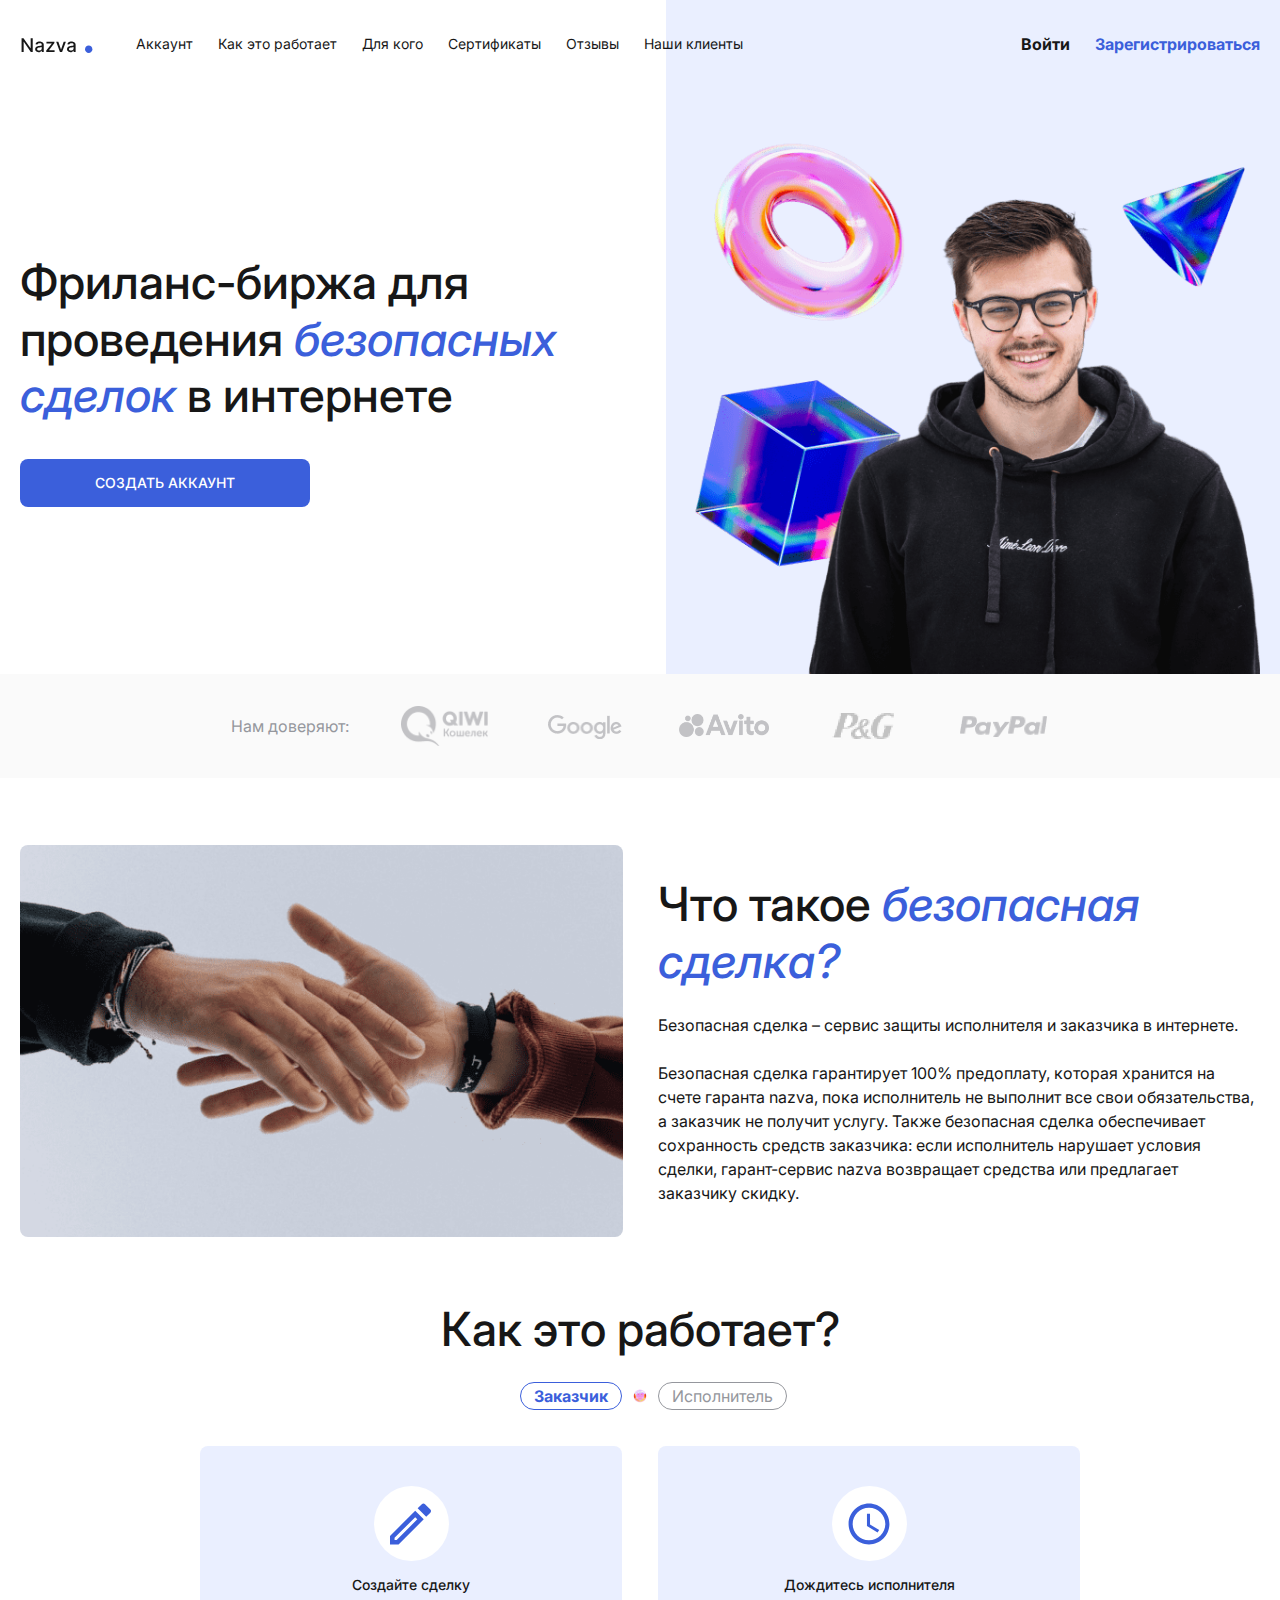
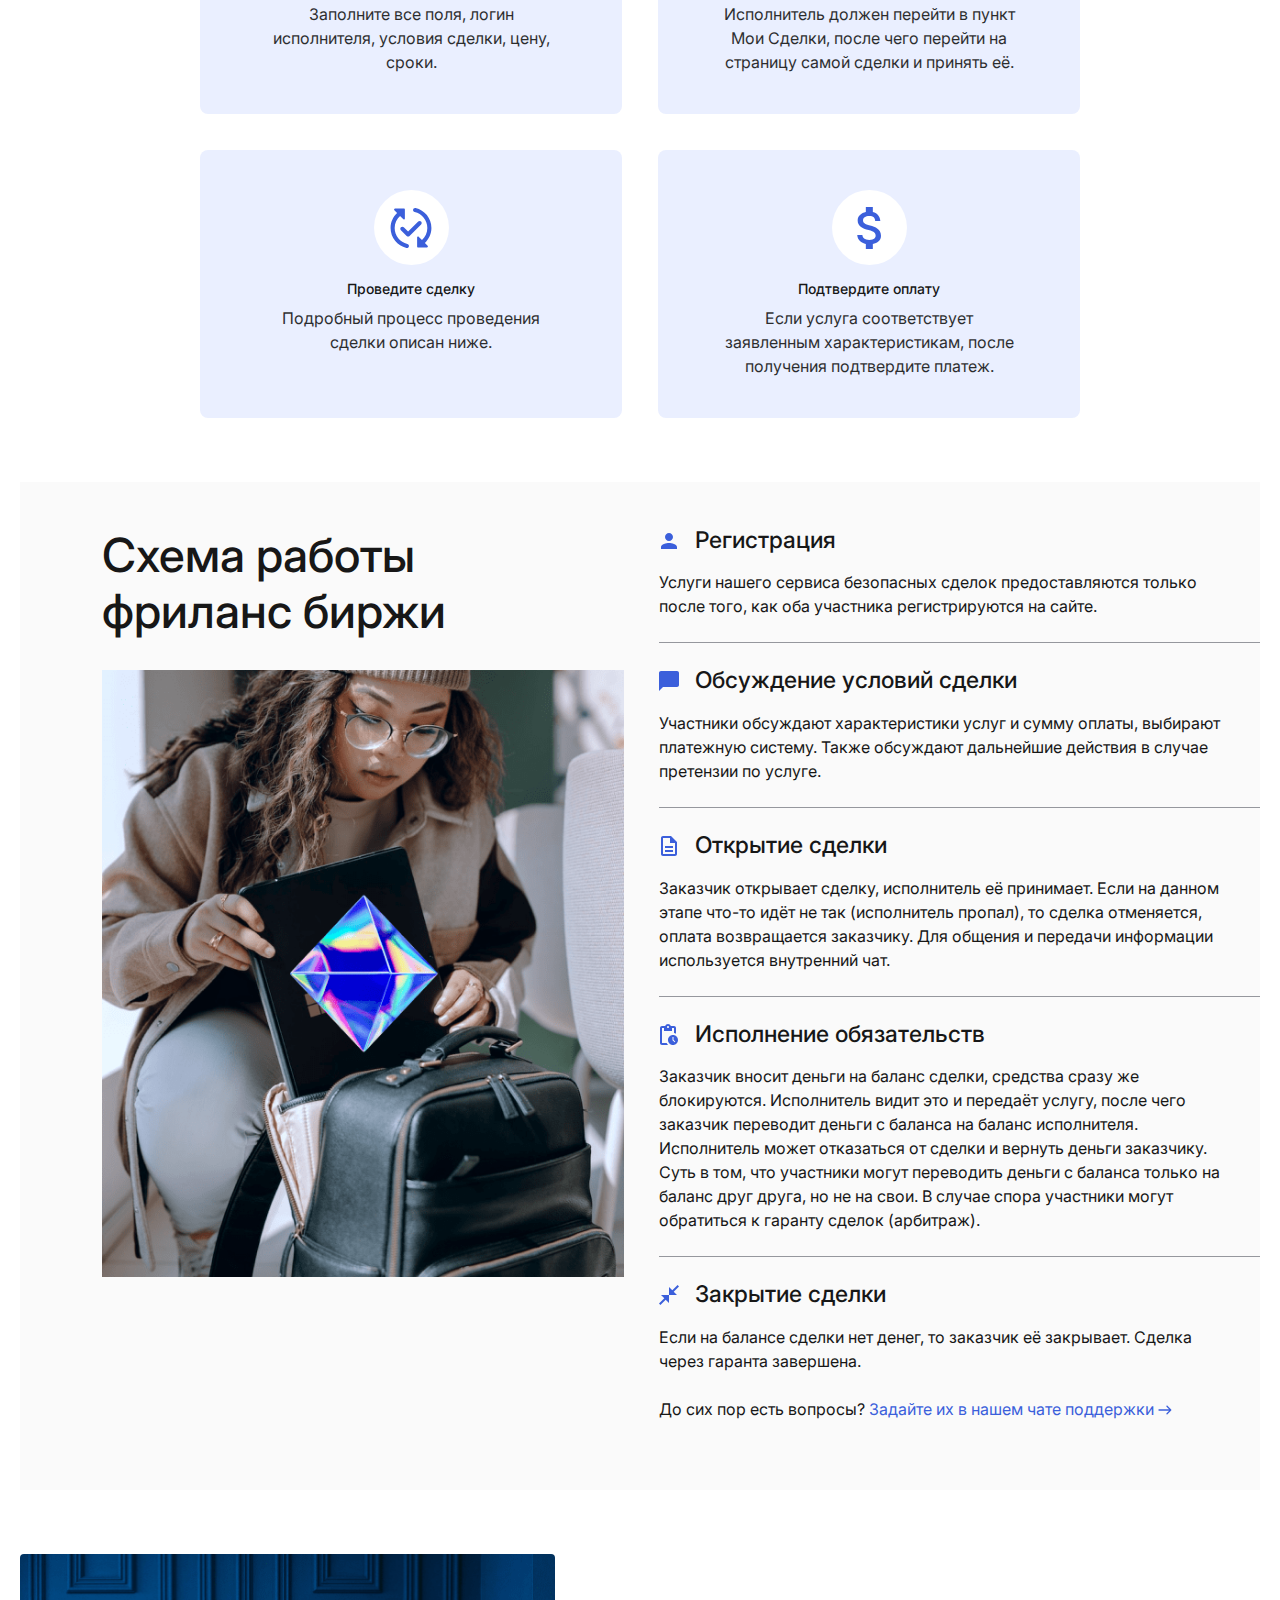
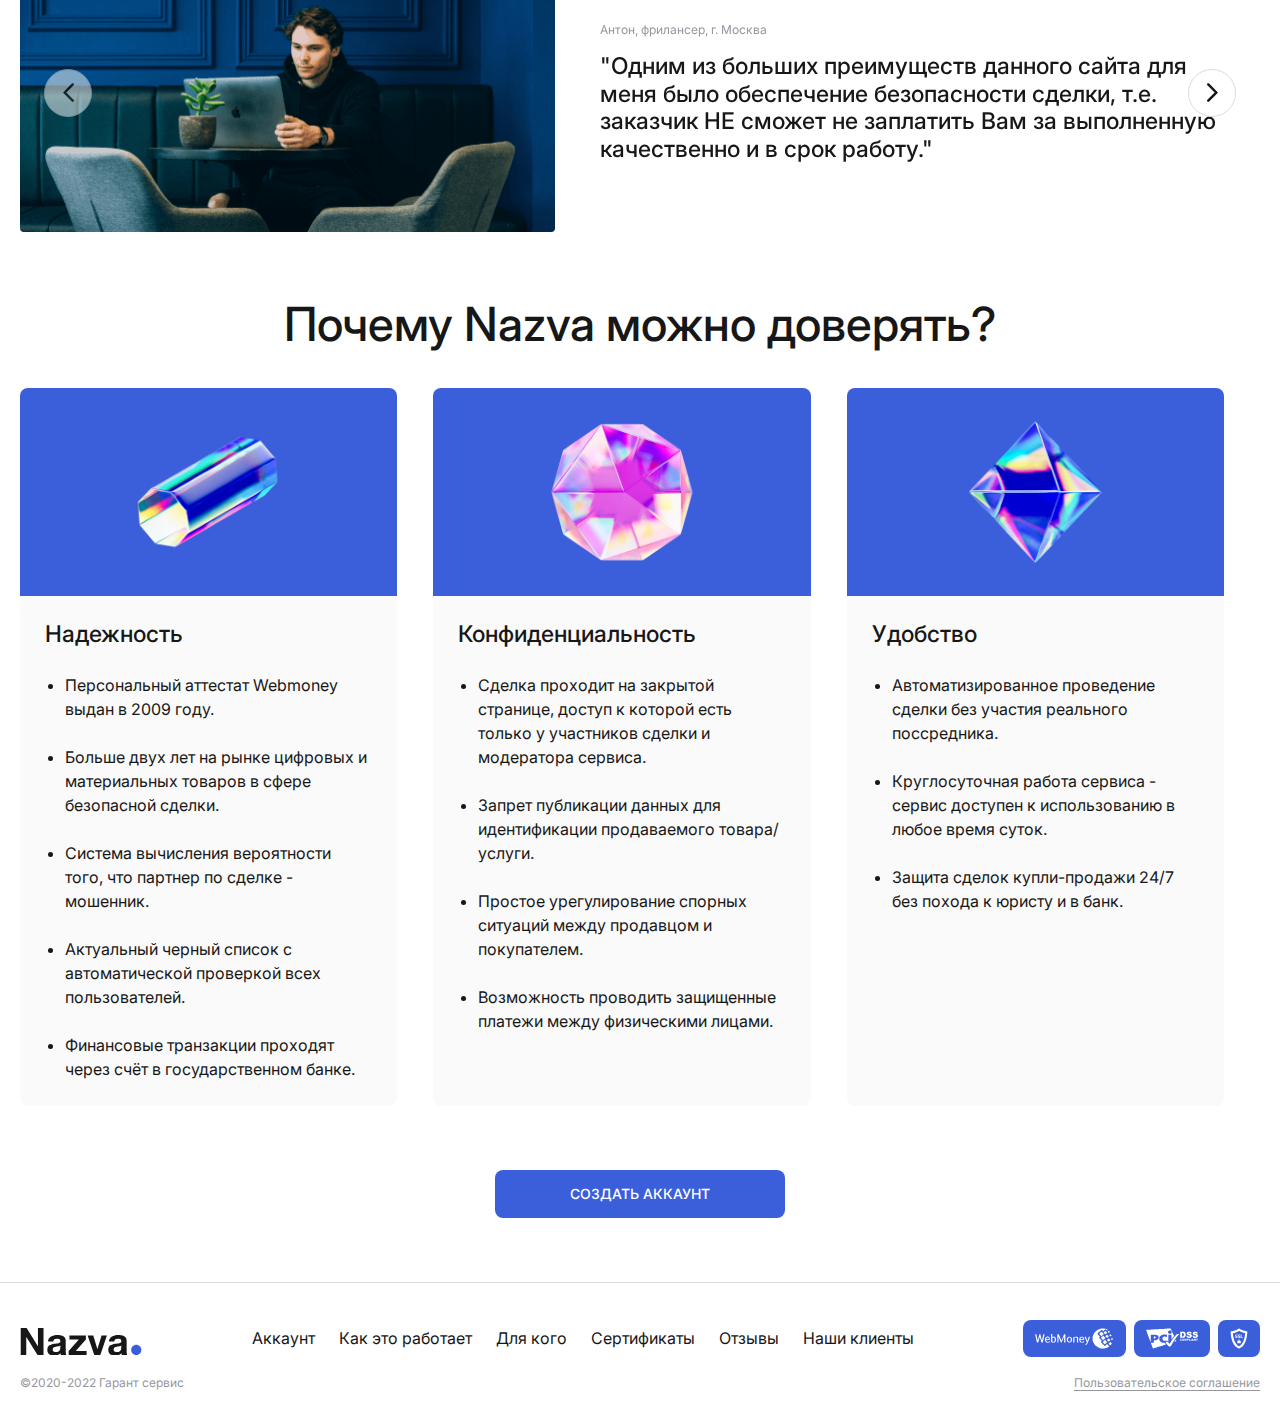
<file: index.html>
<!DOCTYPE html>
<html lang="ru">
<head>
  <meta charset="UTF-8">
  <meta http-equiv="X-UA-Compatible" content="IE=edge">
  <meta name="viewport" content="width=device-width, initial-scale=1.0">
  <title>Главная</title>

  <link rel="stylesheet" href="./assets/css/main.css">
</head>
<body class="do-css-hover">

  <!-- classes: style-home -->
  <header class="header style-home" id="header">
    <div class="container">
      <div class="header-wrapper">
        <a class="header-logo" href="./index.html">
          <img src="./assets/images/logo-header.svg" alt="">
        </a>
        <nav class="header-menu">
          <ul>
            <li><a href="./account-deals.html">Аккаунт</a></li>
            <li><a href="./page-howitwork.html">Как это работает</a></li>
            <li><a href="./page-forwhom.html">Для кого</a></li>
            <li><a href="./page-certificates.html">Сертификаты</a></li>
            <li><a href="./page-reviews.html">Отзывы</a></li>
            <li><a href="./page-clients.html">Наши клиенты</a></li>
          </ul>
        </nav>
        <div class="header-accountControl">
          <div class="item">
            <a href="#" data-open_popup="loginIn" class="text-bold">Войти</a>
          </div>
          <div class="item">
            <a href="#" data-open_popup="signUp" class="color-blue text-bold">Зарегистрироваться</a>
          </div>
        </div>
        <button type="button" class="header-burger">
          <span class="img"></span>
        </button>
      </div>
    </div>
  </header>

  <main>

    <section class="hero" id="hero">
      <div class="container">
        <div class="hero-wrapper">
          <div class="hero-side">
            <h1>
              Фриланс-биржа для проведения
              <span>безопасных сделок</span>
              в интернете
            </h1>
            <button type="button" class="button" data-open_popup="signUp">
              Создать аккаунт
            </button>
          </div>
          <div class="hero-figure">
            <img src="./assets/images/hero-bg.png" alt="">
          </div>
        </div>
      </div>
    </section>

    <section class="clients">
      <div class="container">
        <div class="clients-wrapper">
          <h2 class="clients-title">
            Нам доверяют:
          </h2>
          <div class="clients-item">
            <span class="img" style="background-image: url('./assets/images/company-01.png');"></span>
          </div>
          <div class="clients-item">
            <span class="img" style="background-image: url('./assets/images/company-02.png');"></span>
          </div>
          <div class="clients-item">
            <span class="img" style="background-image: url('./assets/images/company-03.png');"></span>
          </div>
          <div class="clients-item">
            <span class="img" style="background-image: url('./assets/images/company-04.png');"></span>
          </div>
          <div class="clients-item">
            <span class="img" style="background-image: url('./assets/images/company-05.png');"></span>
          </div>
        </div>
      </div>
    </section>

    <section class="infoBlock">
      <div class="container">
        <div class="infoBlock-wrapper">
          <div class="infoBlock-figure">
            <div class="img-wrapper">
              <span class="img" style="background-image: url('./assets/images/picture-hands.png');"></span>
            </div>
          </div>
          <div class="infoBlock-content">
            <h2>
              Что такое <span>безопасная сделка?</span>
            </h2>
            <p>
              Безопасная сделка – сервис защиты исполнителя и заказчика в интернете.
            </p>
            <p>
              Безопасная сделка гарантирует 100% предоплату, которая хранится на счете гаранта nazva, пока исполнитель не выполнит все свои обязательства, а заказчик не получит услугу. Также безопасная сделка обеспечивает сохранность средств заказчика: если исполнитель нарушает условия сделки, гарант-сервис nazva возвращает средства или предлагает заказчику скидку.
            </p>
          </div>
        </div>
      </div>
    </section>

    <section class="aboutSystem">
      <div class="container">
        <h2>
          Как это работает?
        </h2>
        <div class="aboutSystem-control">
          <div class="item">
            <button type="button" class="">
              Заказчик
            </button>
          </div>
          <img src="./assets/images/diamond-mini.png" alt="">
          <div class="item">
            <button type="button" class="">
              Исполнитель
            </button>
          </div>
        </div>
        <div class="aboutSystem-slider">
          <div class="aboutSystem-slide">

            <div class="aboutSystem-box-item">
              <div class="icon">
                <span class="img" style="background-image: url('./assets/images/edit.svg');"></span>
              </div>
              <h3 class="title">
                Создайте сделку
              </h3>
              <p class="text">
                Заполните все поля, логин исполнителя, условия сделки, цену, сроки.
              </p>
            </div>

            <div class="aboutSystem-box-item">
              <div class="icon">
                <span class="img" style="background-image: url('./assets/images/timer.svg');"></span>
              </div>
              <h3 class="title">
                Дождитесь исполнителя
              </h3>
              <p class="text">
                Исполнитель должен перейти в пункт Мои Сделки, после чего перейти на страницу самой сделки и принять её.
              </p>
            </div>

            <div class="aboutSystem-box-item">
              <div class="icon">
                <span class="img" style="background-image: url('./assets/images/returned.svg');"></span>
              </div>
              <h3 class="title">
                Проведите сделку
              </h3>
              <p class="text">
                Подробный процесс проведения сделки описан ниже.
              </p>
            </div>

            <div class="aboutSystem-box-item">
              <div class="icon">
                <span class="img" style="background-image: url('./assets/images/dollar.svg');"></span>
              </div>
              <h3 class="title">
                Подтвердите оплату
              </h3>
              <p class="text">
                Если услуга соответствует заявленным характеристикам, после получения подтвердите платеж.
              </p>
            </div>

          </div>
          <div class="aboutSystem-slide">

            <div class="aboutSystem-box-item">
              <div class="icon">
                <span class="img" style="background-image: url('./assets/images/edit.svg');"></span>
              </div>
              <h3 class="title">
                Заказчик создает сделку
              </h3>
              <p class="text">
                После создания новая сделка появится в разделе Мои сделки. Вы должны принять её.
              </p>
            </div>

            <div class="aboutSystem-box-item">
              <div class="icon">
                <span class="img" style="background-image: url('./assets/images/timer.svg');"></span>
              </div>
              <h3 class="title">
                Заказчик оплачивает сделку
              </h3>
              <p class="text">
                Ни в коем случае не передавайте услугу, если нет сообщения об оплате сделки.
              </p>
            </div>

            <div class="aboutSystem-box-item">
              <div class="icon">
                <span class="img" style="background-image: url('./assets/images/returned.svg');"></span>
              </div>
              <h3 class="title">
                Проведите сделку
              </h3>
              <p class="text">
                Подробный процесс проведения сделки описан ниже.
              </p>
            </div>

            <div class="aboutSystem-box-item">
              <div class="icon">
                <span class="img" style="background-image: url('./assets/images/dollar.svg');"></span>
              </div>
              <h3 class="title">
                Подтвердите оплату
              </h3>
              <p class="text">
                После того как заказчик подтвердит платеж, средства поступят на ваш баланс.
              </p>
            </div>

          </div>
        </div>
      </div>
    </section>

    <section class="scheme">
      <div class="container">
        <div class="scheme-wrapper with-side">
          <div class="scheme-side">
            <h2>
              Схема работы
              <br>фриланс биржи
            </h2>
            <img src="./assets/images/scheme-bg.png" alt="">
          </div>
          <div class="scheme-steps">

            <div class="scheme-steps-item">
              <div class="hat">
                <svg class="svg-user" width="16" height="16" viewBox="0 0 16 16" xmlns="http://www.w3.org/2000/svg">
                  <path d="M8 8C10.21 8 12 6.21 12 4C12 1.79 10.21 0 8 0C5.79 0 4 1.79 4 4C4 6.21 5.79 8 8 8ZM8 10C5.33 10 0 11.34 0 14V16H16V14C16 11.34 10.67 10 8 10Z"/>
                </svg>
                <h3 class="title">
                  Регистрация
                </h3>
              </div>
              <p class="text">
                Услуги нашего сервиса безопасных сделок предоставляются только после того, как оба участника регистрируются на сайте.
              </p>
            </div>

            <div class="scheme-steps-item">
              <div class="hat">
                <svg class="svg-comment" width="20" height="20" viewBox="0 0 20 20" xmlns="http://www.w3.org/2000/svg">
                  <path d="M18 0H2C0.9 0 0 0.9 0 2V20L4 16H18C19.1 16 20 15.1 20 14V2C20 0.9 19.1 0 18 0Z"/>
                </svg>
                <h3 class="title">
                  Обсуждение условий сделки
                </h3>
              </div>
              <p class="text">
                Участники обсуждают характеристики услуг и сумму оплаты, выбирают платежную систему. Также обсуждают дальнейшие действия в случае претензии по услуге.
              </p>
            </div>

            <div class="scheme-steps-item">
              <div class="hat">
                <svg class="svg-document" width="16" height="20" viewBox="0 0 16 20" xmlns="http://www.w3.org/2000/svg">
                  <path d="M4 14H12V16H4V14ZM4 10H12V12H4V10ZM10 0H2C0.9 0 0 0.9 0 2V18C0 19.1 0.89 20 1.99 20H14C15.1 20 16 19.1 16 18V6L10 0ZM14 18H2V2H9V7H14V18Z"/>
                </svg>
                <h3 class="title">
                  Открытие сделки
                </h3>
              </div>
              <p class="text">
                Заказчик открывает сделку, исполнитель её принимает. Если на данном этапе что-то идёт не так (исполнитель пропал), то сделка отменяется, оплата возвращается заказчику. Для общения и передачи информации используется внутренний чат.
              </p>
            </div>

            <div class="scheme-steps-item">
              <div class="hat">
                <svg class="svg-document-timer" width="18" height="21" viewBox="0 0 18 21" xmlns="http://www.w3.org/2000/svg">
                  <path d="M13 11.0002C10.24 11.0002 8 13.2402 8 16.0002C8 18.7602 10.24 21.0002 13 21.0002C15.76 21.0002 18 18.7602 18 16.0002C18 13.2402 15.76 11.0002 13 11.0002ZM14.65 18.3502L12.5 16.2002V13.0002H13.5V15.7902L15.35 17.6402L14.65 18.3502ZM14 2.00024H10.82C10.4 0.840244 9.3 0.000244141 8 0.000244141C6.7 0.000244141 5.6 0.840244 5.18 2.00024H2C0.9 2.00024 0 2.90024 0 4.00024V19.0002C0 20.1002 0.9 21.0002 2 21.0002H8.11C7.52 20.4302 7.04 19.7502 6.69 19.0002H2V4.00024H4V7.00024H12V4.00024H14V9.08024C14.71 9.18024 15.38 9.39024 16 9.68024V4.00024C16 2.90024 15.1 2.00024 14 2.00024ZM8 4.00024C7.45 4.00024 7 3.55024 7 3.00024C7 2.45024 7.45 2.00024 8 2.00024C8.55 2.00024 9 2.45024 9 3.00024C9 3.55024 8.55 4.00024 8 4.00024Z"/>
                </svg>
                <h3 class="title">
                  Исполнение обязательств
                </h3>
              </div>
              <p class="text">
                Заказчик вносит деньги на баланс сделки, средства сразу же блокируются. Исполнитель видит это и передаёт услугу, после чего заказчик переводит деньги с баланса на баланс исполнителя. Исполнитель может отказаться от сделки и вернуть деньги заказчику. Суть в том, что участники могут переводить деньги с баланса только на баланс друг друга, но не на свои. В случае спора участники могут обратиться к гаранту сделок (арбитраж).
              </p>
            </div>

            <div class="scheme-steps-item">
              <div class="hat">
                <svg class="svg-steadying" width="20" height="20" viewBox="0 0 20 20" xmlns="http://www.w3.org/2000/svg">
                  <path d="M20 1.41024L14.71 6.70024L18 10.0002H10V2.00024L13.29 5.29024L18.59 0.000244141L20 1.41024ZM1.41 20.0002L6.7 14.7102L10 18.0002V10.0002H2L5.29 13.2902L0 18.5902L1.41 20.0002Z"/>
                </svg>
                <h3 class="title">
                  Закрытие сделки
                </h3>
              </div>
              <p class="text">
                Если на балансе сделки нет денег, то заказчик её закрывает. Сделка через гаранта завершена.
                <br><br>До сих пор есть вопросы?
                <a href="#">Задайте их в нашем чате поддержки <img src="./assets/images/arrow-blue.svg" alt=""></a>
              </p>
            </div>

          </div>
        </div>
      </div>
    </section>

    <section class="reviews">
      <div class="reviews-swiper">

        <div class="reviews-swiper-arrows">
          <div class="container">
            <div class="swiper-arrow prev">
              <img src="./assets/images/arrow-swiper-left.svg" alt="">
            </div>
            <div class="swiper-arrow next">
              <img src="./assets/images/arrow-swiper-right.svg" alt="">
            </div>
          </div>
        </div>

        <div class="swiper">
          <div class="swiper-wrapper">

            <div class="swiper-slide reviews-item">
              <div class="container">
                <div class="reviews-item-inner">
                  <div class="reviews-item-side">
                    <div class="img-wrapper">
                      <span class="img" style="background-image: url('./assets/images/reviews-01.png');"></span>
                    </div>
                  </div>
                  <div class="reviews-item-data">
                    <p class="author-info text-small">
                      Антон, фрилансер, г. Москва
                    </p>
                    <p class="text">
                      "Одним из больших преимуществ данного сайта для меня было обеспечение безопасности сделки, т.е. заказчик НЕ сможет не заплатить Вам за выполненную качественно и в срок работу."
                    </p>
                  </div>
                </div>
              </div>
            </div>

            <div class="swiper-slide reviews-item">
              <div class="container">
                <div class="reviews-item-inner">
                  <div class="reviews-item-side">
                    <div class="img-wrapper">
                      <span class="img" style="background-image: url('./assets/images/reviews-02.png');"></span>
                    </div>
                  </div>
                  <div class="reviews-item-data">
                    <p class="author-info text-small">
                      Антон, фрилансер, г. Москва
                    </p>
                    <p class="text">
                      "Одним из больших преимуществ данного сайта для меня было обеспечение безопасности сделки, т.е. заказчик НЕ сможет не заплатить Вам за выполненную качественно и в срок работу."
                    </p>
                  </div>
                </div>
              </div>
            </div>

            <div class="swiper-slide reviews-item">
              <div class="container">
                <div class="reviews-item-inner">
                  <div class="reviews-item-side">
                    <div class="img-wrapper">
                      <span class="img" style="background-image: url('./assets/images/reviews-03.png');"></span>
                    </div>
                  </div>
                  <div class="reviews-item-data">
                    <p class="author-info text-small">
                      Антон, фрилансер, г. Москва
                    </p>
                    <p class="text">
                      "Одним из больших преимуществ данного сайта для меня было обеспечение безопасности сделки, т.е. заказчик НЕ сможет не заплатить Вам за выполненную качественно и в срок работу."
                    </p>
                  </div>
                </div>
              </div>
            </div>

            <div class="swiper-slide reviews-item">
              <div class="container">
                <div class="reviews-item-inner">
                  <div class="reviews-item-side">
                    <div class="img-wrapper">
                      <span class="img" style="background-image: url('./assets/images/reviews-04.png');"></span>
                    </div>
                  </div>
                  <div class="reviews-item-data">
                    <p class="author-info text-small">
                      Антон, фрилансер, г. Москва
                    </p>
                    <p class="text">
                      "Одним из больших преимуществ данного сайта для меня было обеспечение безопасности сделки, т.е. заказчик НЕ сможет не заплатить Вам за выполненную качественно и в срок работу."
                    </p>
                  </div>
                </div>
              </div>
            </div>

            <div class="swiper-slide reviews-item">
              <div class="container">
                <div class="reviews-item-inner">
                  <div class="reviews-item-side">
                    <div class="img-wrapper">
                      <span class="img" style="background-image: url('./assets/images/reviews-05.png');"></span>
                    </div>
                  </div>
                  <div class="reviews-item-data">
                    <p class="author-info text-small">
                      Антон, фрилансер, г. Москва
                    </p>
                    <p class="text">
                      "Одним из больших преимуществ данного сайта для меня было обеспечение безопасности сделки, т.е. заказчик НЕ сможет не заплатить Вам за выполненную качественно и в срок работу."
                    </p>
                  </div>
                </div>
              </div>
            </div>

            <div class="swiper-slide reviews-item">
              <div class="container">
                <div class="reviews-item-inner">
                  <div class="reviews-item-side">
                    <div class="img-wrapper">
                      <span class="img" style="background-image: url('./assets/images/reviews-06.png');"></span>
                    </div>
                  </div>
                  <div class="reviews-item-data">
                    <p class="author-info text-small">
                      Антон, фрилансер, г. Москва
                    </p>
                    <p class="text">
                      "Одним из больших преимуществ данного сайта для меня было обеспечение безопасности сделки, т.е. заказчик НЕ сможет не заплатить Вам за выполненную качественно и в срок работу."
                    </p>
                  </div>
                </div>
              </div>
            </div>

            <div class="swiper-slide reviews-item">
              <div class="container">
                <div class="reviews-item-inner">
                  <div class="reviews-item-side">
                    <div class="img-wrapper">
                      <span class="img" style="background-image: url('./assets/images/reviews-07.png');"></span>
                    </div>
                  </div>
                  <div class="reviews-item-data">
                    <p class="author-info text-small">
                      Антон, фрилансер, г. Москва
                    </p>
                    <p class="text">
                      "Одним из больших преимуществ данного сайта для меня было обеспечение безопасности сделки, т.е. заказчик НЕ сможет не заплатить Вам за выполненную качественно и в срок работу."
                    </p>
                  </div>
                </div>
              </div>
            </div>

            <div class="swiper-slide reviews-item">
              <div class="container">
                <div class="reviews-item-inner">
                  <div class="reviews-item-side">
                    <div class="img-wrapper">
                      <span class="img" style="background-image: url('./assets/images/reviews-08.png');"></span>
                    </div>
                  </div>
                  <div class="reviews-item-data">
                    <p class="author-info text-small">
                      Антон, фрилансер, г. Москва
                    </p>
                    <p class="text">
                      "Одним из больших преимуществ данного сайта для меня было обеспечение безопасности сделки, т.е. заказчик НЕ сможет не заплатить Вам за выполненную качественно и в срок работу."
                    </p>
                  </div>
                </div>
              </div>
            </div>

            <div class="swiper-slide reviews-item">
              <div class="container">
                <div class="reviews-item-inner">
                  <div class="reviews-item-side">
                    <div class="img-wrapper">
                      <span class="img" style="background-image: url('./assets/images/reviews-09.png');"></span>
                    </div>
                  </div>
                  <div class="reviews-item-data">
                    <p class="author-info text-small">
                      Антон, фрилансер, г. Москва
                    </p>
                    <p class="text">
                      "Одним из больших преимуществ данного сайта для меня было обеспечение безопасности сделки, т.е. заказчик НЕ сможет не заплатить Вам за выполненную качественно и в срок работу."
                    </p>
                  </div>
                </div>
              </div>
            </div>
  
          </div>
        </div>
      </div>
    </section>

    <section class="facts">
      <div class="container">
        <h2>
          Почему Nazva можно доверять?
        </h2>
        <div class="facts-wrapper">

          <div class="facts-item">
            <div class="facts-item-image">
              <div class="img-wrapper">
                <span class="img" style="background-image: url('./assets/images/facts-01.png');"></span>
              </div>
            </div>
            <div class="facts-item-content">
              <h3 class="facts-item-title">
                Надежность
              </h3>
              <ul class="facts-item-list">
                <li>
                  Персональный аттестат Webmoney выдан в 2009 году.
                </li>
                <li>
                  Больше двух лет на рынке цифровых и материальных товаров в сфере безопасной сделки.
                </li>
                <li>
                  Система вычисления вероятности того, что партнер по сделке - мошенник.
                </li>
                <li>
                  Актуальный черный список с автоматической проверкой всех пользователей.
                </li>
                <li>
                  Финансовые транзакции проходят через счёт в государственном банке.
                </li>
              </ul>
            </div>
          </div>

          <div class="facts-item">
            <div class="facts-item-image">
              <div class="img-wrapper">
                <span class="img" style="background-image: url('./assets/images/facts-02.png');"></span>
              </div>
            </div>
            <div class="facts-item-content">
              <h3 class="facts-item-title">
                Конфиденциальность
              </h3>
              <ul class="facts-item-list">
                <li>
                  Сделка проходит на закрытой странице, доступ к которой есть только у участников сделки и модератора сервиса.
                </li>
                <li>
                  Запрет публикации данных для идентификации продаваемого товара/услуги.
                </li>
                <li>
                  Простое урегулирование спорных ситуаций между продавцом и покупателем.
                </li>
                <li>
                  Возможность проводить защищенные платежи между физическими лицами.
                </li>
              </ul>
            </div>
          </div>

          <div class="facts-item">
            <div class="facts-item-image">
              <div class="img-wrapper">
                <span class="img" style="background-image: url('./assets/images/facts-03.png');"></span>
              </div>
            </div>
            <div class="facts-item-content">
              <h3 class="facts-item-title">
                Удобство
              </h3>
              <ul class="facts-item-list">
                <li>
                  Автоматизированное проведение сделки без участия реального поссредника.
                </li>
                <li>
                  Круглосуточная работа сервиса - сервис доступен к использованию в любое время суток.
                </li>
                <li>
                  Защита сделок купли-продажи 24/7 без похода к юристу и в банк.
                </li>
              </ul>
            </div>
          </div>

        </div>
        <button type="button" class="button" data-open_popup="signUp">
          Создать аккаунт
        </button>
      </div>
    </section>

  </main>

  <footer class="footer">
    <div class="container">
      <div class="footer-top">
        <a class="footer-logo" href="./index.html">
          <img src="./assets/images/logo-footer.svg" alt="">
        </a>
        <nav class="footer-navigation">
          <ul>
            <li><a href="./account-deals.html">Аккаунт</a></li>
            <li><a href="./page-howitwork.html">Как это работает</a></li>
            <li><a href="./page-forwhom.html">Для кого</a></li>
            <li><a href="./page-certificates.html">Сертификаты</a></li>
            <li><a href="./page-reviews.html">Отзывы</a></li>
            <li><a href="./page-clients.html">Наши клиенты</a></li>
          </ul>
        </nav>
        <div class="footer-paymentMethods">
          <div class="item">
            <img src="./assets/images/webmoney-white.svg" alt="">
          </div>
          <div class="item">
            <img src="./assets/images/pci-dss-white.svg" alt="">
          </div>
          <div class="item">
            <img src="./assets/images/ssl-white.svg" alt="">
          </div>
        </div>
      </div>
      <div class="footer-bottom">
        <p class="text-small">©2020-2022 Гарант сервис</p>
        <a href="./page-agreement.html" class="text-small">Пользовательское соглашение</a>
      </div>
    </div>
  </footer>

  <div class="popup" id="loginIn">
    <div class="popup-wrapper">
      <div class="popup-bg popup-close"></div>
      <div class="popup-inner">
        <div class="login-hat">
          <p class="login-title">Войти</p>
          <span class="popup-x popup-close">
            <span class="img" style="background-image: url('./assets/images/x-gray.svg');"></span>
          </span>
        </div>
        <form action="#" method="post" class="loginIn-form accountForm">
          <label class="label error">
            <span class="label-wrapper">
              <input type="text" placeholder="Логин">
            </span>
            <span class="label-error">
              Неверный логин
            </span>
          </label>
          <label class="label">
            <span class="label-wrapper">
              <input type="password" placeholder="Пароль">
              <span class="input-control">
                <span class="hide"><img src="./assets/images/eye-hide.svg" alt=""></span>
                <span class="default"><img src="./assets/images/eye.svg" alt=""></span>
              </span>
            </span>
            <span class="label-error">
              Неправильный пароль
            </span>
          </label>
          <button type="button" class="button">
            вОЙТИ
          </button>
          <div class="accountForm-bottom">
            <p>Нет учетной записи?</p>
            <a href="#" data-open_popup="signUp">Зарегистрировать</a>
          </div>
        </form>
      </div>
    </div>
  </div>

  <div class="popup" id="signUp">
    <div class="popup-wrapper">
      <div class="popup-bg popup-close"></div>
      <div class="popup-inner">
        <div class="login-hat">
          <p class="login-title">Регистрация</p>
          <span class="popup-x popup-close">
            <span class="img" style="background-image: url('./assets/images/x-gray.svg');"></span>
          </span>
        </div>
        <form action="#" method="post" class="signUp-form accountForm">
          <label class="label">
            <span class="label-wrapper">
              <input type="text" placeholder="Логин">
            </span>
            <span class="label-error">
              Имеются ошибки в поле
            </span>
          </label>
          <label class="label">
            <span class="label-wrapper">
              <input type="email" placeholder="Email">
            </span>
            <span class="label-error">
              Имеются ошибки в поле
            </span>
          </label>
          <label class="label">
            <span class="label-wrapper">
              <input type="password" placeholder="Пароль">
              <span class="input-control">
                <span class="hide"><img src="./assets/images/eye-hide.svg" alt=""></span>
                <span class="default"><img src="./assets/images/eye.svg" alt=""></span>
              </span>
            </span>
            <span class="label-error">
              Пароль слишком прост
            </span>
          </label>
          <label class="label">
            <span class="label-wrapper">
              <input type="password" placeholder="Подтвердите пароль">
              <span class="input-control">
                <span class="hide"><img src="./assets/images/eye-hide.svg" alt=""></span>
                <span class="default"><img src="./assets/images/eye.svg" alt=""></span>
              </span>
            </span>
            <span class="label-error">
              Пароли не совпадают
            </span>
          </label>
          <button type="button" class="button" data-open_popup="signUp">
            Создать аккаунт
          </button>
          <label class="label-check-mark">
            <input type="checkbox" name="confirm" checked>
            <span class="check-mark">
              <span class="img" style="background-image: url('./assets/images/check-mark.svg');"></span>
            </span>
            <span>Я ознакомлен c "<a href="./page-agreement.html">Пользовательским соглашением</a>"</span>
          </label>
          <div class="accountForm-bottom">
            <p>Уже есть аккаунт?</p>
            <a href="#" data-open_popup="loginIn">Войти</a>
          </div>
        </form>
      </div>
    </div>
  </div>

  <script src="./assets/js/jquery-3.6.1.min.js"></script>
  <script src="./assets/swiper/swiper-bundle.min.js"></script>
  <script src="./assets/js/main.js"></script>
</body>
</html>
</file>
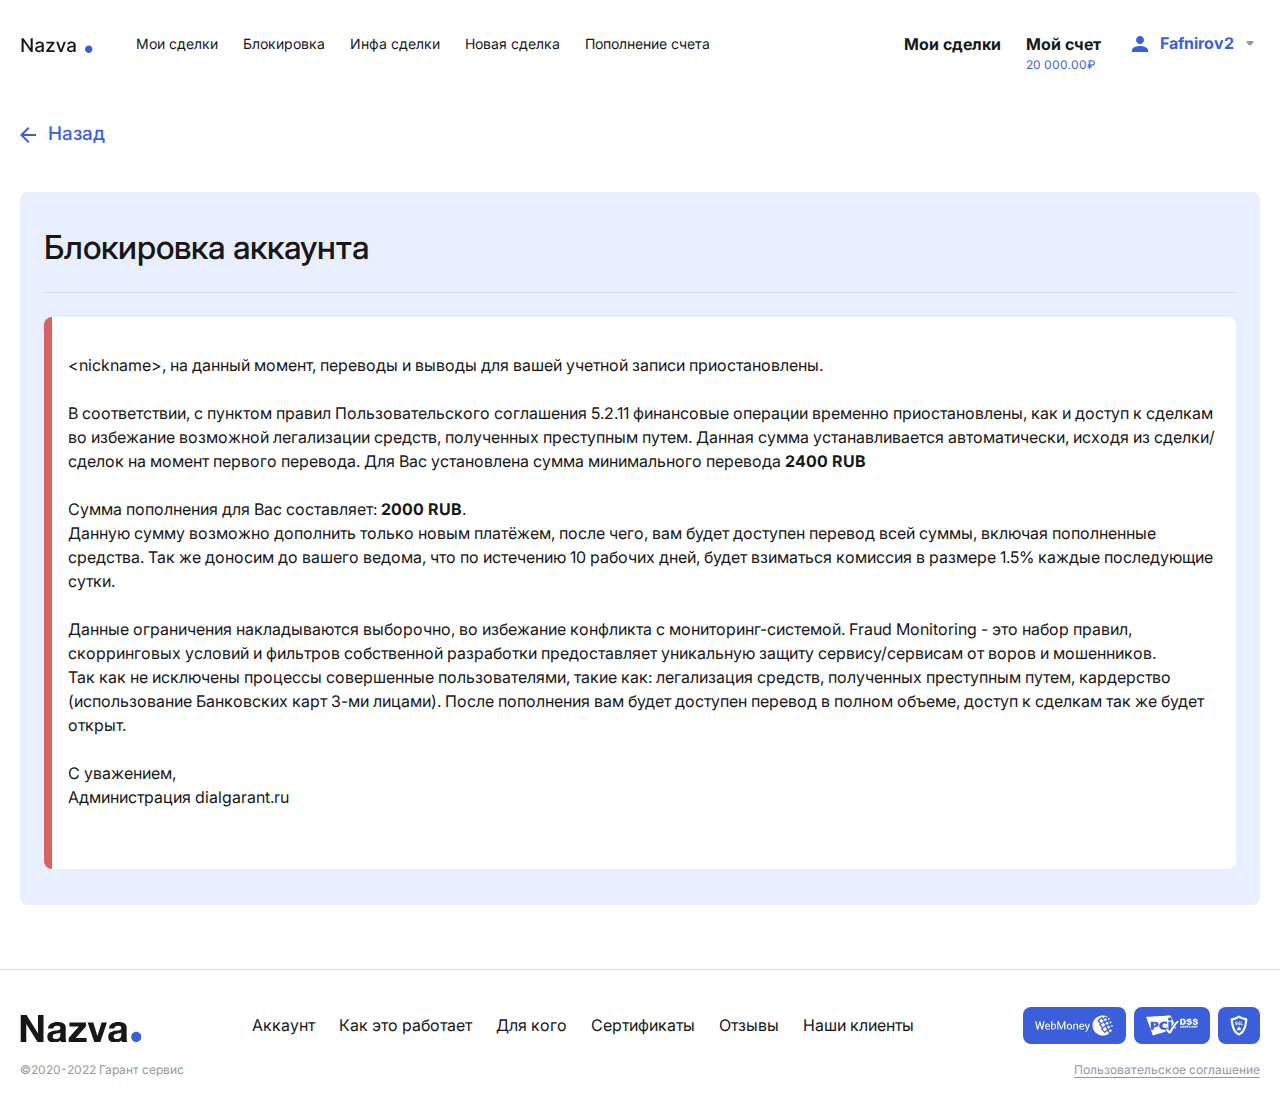
<file: account-blocked.html>
<!DOCTYPE html>
<html lang="ru">
<head>
  <meta charset="UTF-8">
  <meta http-equiv="X-UA-Compatible" content="IE=edge">
  <meta name="viewport" content="width=device-width, initial-scale=1.0">
  <title>Аккаунт - блокировка</title>

  <link rel="stylesheet" href="./assets/css/main.css">
</head>
<body class="do-css-hover accountPage">

  <!-- classes: style-home -->
  <header class="header" id="header">
    <div class="container">
      <div class="header-wrapper">
        <a class="header-logo" href="index.html">
          <img src="./assets/images/logo-header.svg" alt="">
        </a>
        <nav class="header-menu">
          <ul>
            <li><a href="./account-deals.html">Мои сделки</a></li>
            <li><a href="./account-blocked.html">Блокировка</a></li>
            <li><a href="./account-deal-info.html">Инфа сделки</a></li>
            <li><a href="./account-deal-new.html">Новая сделка</a></li>
            <li><a href="./account-payment-refill.html">Пополнение счета</a></li>
          </ul>
        </nav>
        <div class="header-accountControl">
          <div class="item">
            <a href="./account-deals.html" class="text-bold">Мои сделки</a>
          </div>
          <div class="item">
            <a href="./account-payments.html" class="text-bold">Мой счет</a>
            <p class="header-accountControl-userMoney">
              20 000.00₽
            </p>
          </div>
          <div class="item">
            <button class="header-accountControl-userMenu color-blue" type="button">
              <svg class="svg-user" width="16" height="16" viewBox="0 0 16 16" xmlns="http://www.w3.org/2000/svg">
                <path d="M8 8C10.21 8 12 6.21 12 4C12 1.79 10.21 0 8 0C5.79 0 4 1.79 4 4C4 6.21 5.79 8 8 8ZM8 10C5.33 10 0 11.34 0 14V16H16V14C16 11.34 10.67 10 8 10Z"/>
              </svg>
              <span class="user-name text-bold">Fafnirov2</span>
              <img src="./assets/images/arrow-list.svg" alt="">
              <ul class="sub-menu">
                <li><a href="./account-settings.html">Настройки</a></li>
                <li><a href="">Выйти</a></li>
              </ul>
            </button>
          </div>
        </div>
        <button type="button" class="header-burger">
          <span class="img"></span>
        </button>
      </div>
    </div>
  </header>

  <main>

    <div class="container">
      <div class="account-page-hat">
        <a href="" class="back">
          <img src="./assets/images/arrow-back.svg" alt="">
          Назад
        </a>
      </div>
  
      <div class="blockStyle">
        <div class="blockStyle-hat">
          <p class="blockStyle-title">
            Блокировка аккаунта
          </p>
        </div>
        <div class="blockStyle-content">
          <div class="alert alert-red">
            <br>&lt;nickname&gt;, на данный момент, переводы и выводы для вашей учетной записи приостановлены.
            <br>
            <br>В соответствии, с пунктом правил Пользовательского соглашения 5.2.11 финансовые операции временно приостановлены, как и доступ к сделкам во избежание возможной легализации средств, полученных преступным путем.
            Данная сумма устанавливается автоматически, исходя из сделки/сделок на момент первого перевода.
            Для Вас установлена сумма минимального перевода <strong>2400 RUB</strong>
            <br>
            <br>Сумма пополнения для Вас составляет: <strong>2000 RUB</strong>.
            <br>Данную сумму возможно дополнить только новым платёжем, после чего, вам будет доступен перевод всей суммы, включая пополненные средства. Так же доносим до вашего ведома, что по истечению 10 рабочих дней, будет взиматься комиссия в размере 1.5% каждые последующие сутки.
            <br>
            <br>Данные ограничения накладываются выборочно, во избежание конфликта с мониторинг-системой. Fraud Monitoring - это набор правил, скорринговых условий и фильтров собственной разработки предоставляет уникальную защиту сервису/сервисам от воров и мошенников.
            <br>Так как не исключены процессы совершенные пользователями, такие как: легализация средств, полученных преступным путем, кардерство (использование Банковских карт 3-ми лицами). После пополнения вам будет доступен перевод в полном объеме, доступ к сделкам так же будет открыт.
            <br>
            <br>С уважением,
            <br>Администрация dialgarant.ru
            <br>
            <br>
            <br>
          </div>
        </div>
      </div>
    </div>

  </main>

  <footer class="footer">
    <div class="container">
      <div class="footer-top">
        <a class="footer-logo" href="./index.html">
          <img src="./assets/images/logo-footer.svg" alt="">
        </a>
        <nav class="footer-navigation">
          <ul>
            <li><a href="./account-deals.html">Аккаунт</a></li>
            <li><a href="./page-howitwork.html">Как это работает</a></li>
            <li><a href="./page-forwhom.html">Для кого</a></li>
            <li><a href="./page-certificates.html">Сертификаты</a></li>
            <li><a href="./page-reviews.html">Отзывы</a></li>
            <li><a href="./page-clients.html">Наши клиенты</a></li>
          </ul>
        </nav>
        <div class="footer-paymentMethods">
          <div class="item">
            <img src="./assets/images/webmoney-white.svg" alt="">
          </div>
          <div class="item">
            <img src="./assets/images/pci-dss-white.svg" alt="">
          </div>
          <div class="item">
            <img src="./assets/images/ssl-white.svg" alt="">
          </div>
        </div>
      </div>
      <div class="footer-bottom">
        <p class="text-small">©2020-2022 Гарант сервис</p>
        <a href="./page-agreement.html" class="text-small">Пользовательское соглашение</a>
      </div>
    </div>
  </footer>

  <div class="popup" id="loginIn">
    <div class="popup-wrapper">
      <div class="popup-bg popup-close"></div>
      <div class="popup-inner">
        <div class="login-hat">
          <p class="login-title">Войти</p>
          <span class="popup-x popup-close">
            <span class="img" style="background-image: url('./assets/images/x-gray.svg');"></span>
          </span>
        </div>
        <form action="#" method="post" class="loginIn-form accountForm">
          <label class="label error">
            <span class="label-wrapper">
              <input type="text" placeholder="Логин">
            </span>
            <span class="label-error">
              Неверный логин
            </span>
          </label>
          <label class="label">
            <span class="label-wrapper">
              <input type="password" placeholder="Пароль">
              <span class="input-control">
                <span class="hide"><img src="./assets/images/eye-hide.svg" alt=""></span>
                <span class="default"><img src="./assets/images/eye.svg" alt=""></span>
              </span>
            </span>
            <span class="label-error">
              Неправильный пароль
            </span>
          </label>
          <button type="button" class="button">
            вОЙТИ
          </button>
          <div class="accountForm-bottom">
            <p>Нет учетной записи?</p>
            <a href="#" data-open_popup="signUp">Зарегистрировать</a>
          </div>
        </form>
      </div>
    </div>
  </div>

  <div class="popup" id="signUp">
    <div class="popup-wrapper">
      <div class="popup-bg popup-close"></div>
      <div class="popup-inner">
        <div class="login-hat">
          <p class="login-title">Регистрация</p>
          <span class="popup-x popup-close">
            <span class="img" style="background-image: url('./assets/images/x-gray.svg');"></span>
          </span>
        </div>
        <form action="#" method="post" class="signUp-form accountForm">
          <label class="label">
            <span class="label-wrapper">
              <input type="text" placeholder="Логин">
            </span>
            <span class="label-error">
              Имеются ошибки в поле
            </span>
          </label>
          <label class="label">
            <span class="label-wrapper">
              <input type="email" placeholder="Email">
            </span>
            <span class="label-error">
              Имеются ошибки в поле
            </span>
          </label>
          <label class="label">
            <span class="label-wrapper">
              <input type="password" placeholder="Пароль">
              <span class="input-control">
                <span class="hide"><img src="./assets/images/eye-hide.svg" alt=""></span>
                <span class="default"><img src="./assets/images/eye.svg" alt=""></span>
              </span>
            </span>
            <span class="label-error">
              Пароль слишком прост
            </span>
          </label>
          <label class="label">
            <span class="label-wrapper">
              <input type="password" placeholder="Подтвердите пароль">
              <span class="input-control">
                <span class="hide"><img src="./assets/images/eye-hide.svg" alt=""></span>
                <span class="default"><img src="./assets/images/eye.svg" alt=""></span>
              </span>
            </span>
            <span class="label-error">
              Пароли не совпадают
            </span>
          </label>
          <button type="button" class="button" data-open_popup="signUp">
            Создать аккаунт
          </button>
          <label class="label-check-mark">
            <input type="checkbox" name="confirm" checked>
            <span class="check-mark">
              <span class="img" style="background-image: url('./assets/images/check-mark.svg');"></span>
            </span>
            <span>Я ознакомлен c "<a href="./page-agreement.html">Пользовательским соглашением</a>"</span>
          </label>
          <div class="accountForm-bottom">
            <p>Уже есть аккаунт?</p>
            <a href="#" data-open_popup="loginIn">Войти</a>
          </div>
        </form>
      </div>
    </div>
  </div>

  <script src="./assets/js/jquery-3.6.1.min.js"></script>
  <script src="./assets/swiper/swiper-bundle.min.js"></script>
  <script src="./assets/js/main.js"></script>
</body>
</html>
</file>
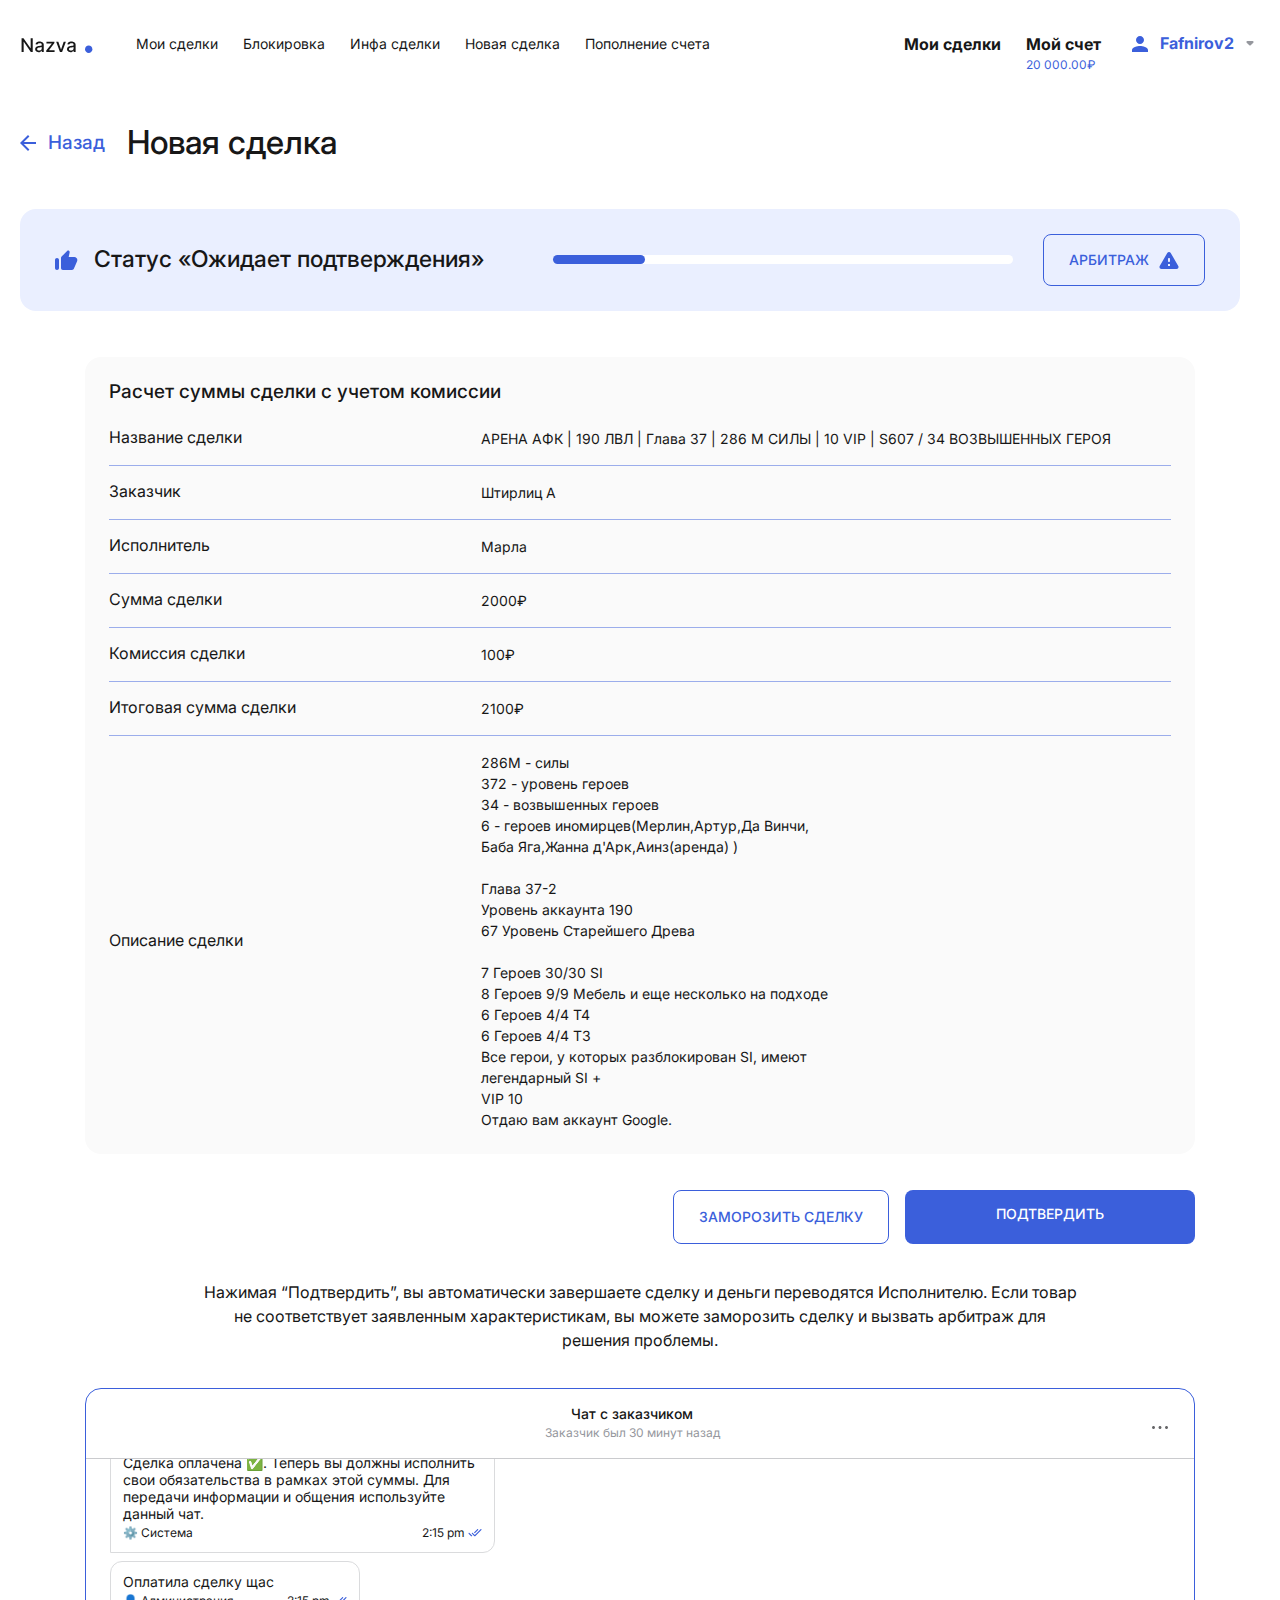
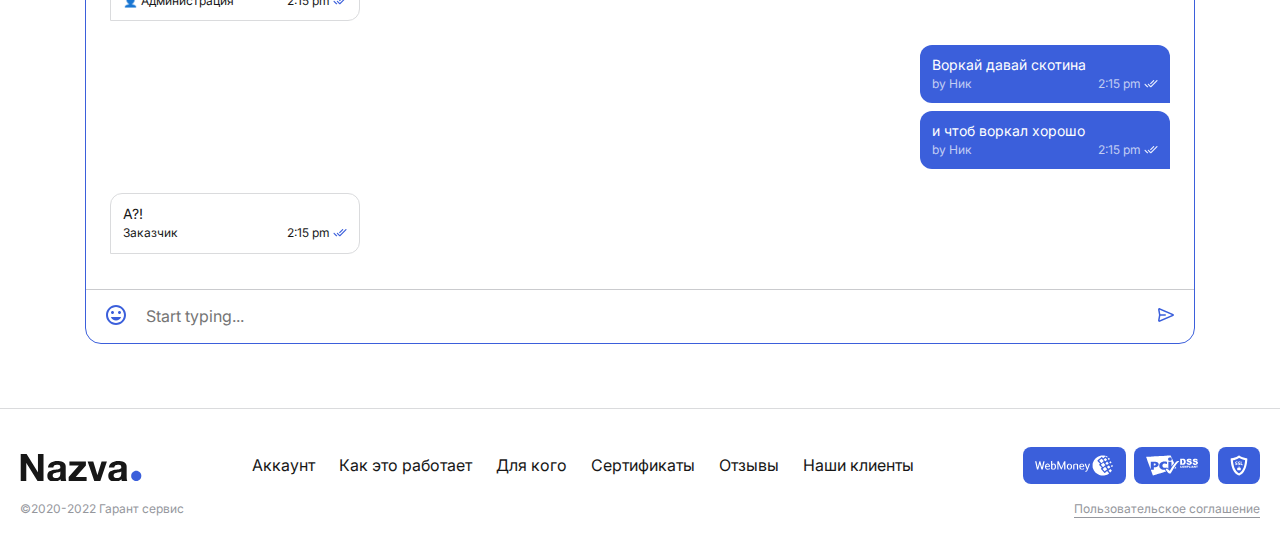
<file: account-deal-info.html>
<!DOCTYPE html>
<html lang="ru">
<head>
  <meta charset="UTF-8">
  <meta http-equiv="X-UA-Compatible" content="IE=edge">
  <meta name="viewport" content="width=device-width, initial-scale=1.0">
  <title>Аккаунт - информация о сделке</title>

  <link rel="stylesheet" href="./assets/css/main.css">
</head>
<body class="do-css-hover accountPage">

  <!-- classes: style-home -->
  <header class="header" id="header">
    <div class="container">
      <div class="header-wrapper">
        <a class="header-logo" href="index.html">
          <img src="./assets/images/logo-header.svg" alt="">
        </a>
        <nav class="header-menu">
          <ul>
            <li><a href="./account-deals.html">Мои сделки</a></li>
            <li><a href="./account-blocked.html">Блокировка</a></li>
            <li><a href="./account-deal-info.html">Инфа сделки</a></li>
            <li><a href="./account-deal-new.html">Новая сделка</a></li>
            <li><a href="./account-payment-refill.html">Пополнение счета</a></li>
          </ul>
        </nav>
        <div class="header-accountControl">
          <div class="item">
            <a href="./account-deals.html" class="text-bold">Мои сделки</a>
          </div>
          <div class="item">
            <a href="./account-payments.html" class="text-bold">Мой счет</a>
            <p class="header-accountControl-userMoney">
              20 000.00₽
            </p>
          </div>
          <div class="item">
            <button class="header-accountControl-userMenu color-blue" type="button">
              <svg class="svg-user" width="16" height="16" viewBox="0 0 16 16" xmlns="http://www.w3.org/2000/svg">
                <path d="M8 8C10.21 8 12 6.21 12 4C12 1.79 10.21 0 8 0C5.79 0 4 1.79 4 4C4 6.21 5.79 8 8 8ZM8 10C5.33 10 0 11.34 0 14V16H16V14C16 11.34 10.67 10 8 10Z"/>
              </svg>
              <span class="user-name text-bold">Fafnirov2</span>
              <img src="./assets/images/arrow-list.svg" alt="">
              <ul class="sub-menu">
                <li><a href="./account-settings.html">Настройки</a></li>
                <li><a href="">Выйти</a></li>
              </ul>
            </button>
          </div>
        </div>
        <button type="button" class="header-burger">
          <span class="img"></span>
        </button>
      </div>
    </div>
  </header>

  <main>

    <div class="container">
      <div class="account-page-hat">
        <a href="" class="back">
          <img src="./assets/images/arrow-back.svg" alt="">
          Назад
        </a>
        <h1 class="account-page-title">
          Новая сделка
        </h1>
      </div>
    </div>
  
    <div class="dealInfo-progress status-1">
      <div class="container">
        <div class="dealInfo-progress-wrapper">
          <p class="dealInfo-title-mobile">
            Cтатус сделки:
          </p>
          <div class="dealInfo-progress-title">
            <div class="status-1">
              <div class="icon">
                <svg class="svg-finger-up" width="23" height="20" viewBox="0 0 23 20" xmlns="http://www.w3.org/2000/svg">
                  <path d="M12.12 1.06095L6.58 6.60095C6.21 6.97095 6 7.48095 6 8.01095V18.0009C6 19.1009 6.9 20.0009 8 20.0009H17C17.8 20.0009 18.52 19.5209 18.84 18.7909L22.1 11.1809C22.94 9.20094 21.49 7.00095 19.34 7.00095H13.69L14.64 2.42095C14.74 1.92095 14.59 1.41095 14.23 1.05095C13.64 0.470946 12.7 0.470946 12.12 1.06095ZM2 20.0009C3.1 20.0009 4 19.1009 4 18.0009V10.0009C4 8.90094 3.1 8.00095 2 8.00095C0.9 8.00095 0 8.90094 0 10.0009V18.0009C0 19.1009 0.9 20.0009 2 20.0009Z"/>
                </svg>
              </div>
              <p class="mobile-hidden">Статус «Ожидает подтверждения»</p>
              <p>Ожидает подтверждения</p>
            </div>
            <div class="status-2">
              <div class="icon">
                <svg class="svg-timer" width="19" height="21" viewBox="0 0 19 21" xmlns="http://www.w3.org/2000/svg">
                  <path d="M12.0001 0H8.0001C7.4501 0 7.0001 0.45 7.0001 1C7.0001 1.55 7.4501 2 8.0001 2H12.0001C12.5501 2 13.0001 1.55 13.0001 1C13.0001 0.45 12.5501 0 12.0001 0ZM10.0001 13C10.5501 13 11.0001 12.55 11.0001 12V8C11.0001 7.45 10.5501 7 10.0001 7C9.4501 7 9.0001 7.45 9.0001 8V12C9.0001 12.55 9.4501 13 10.0001 13ZM17.0301 6.39L17.7801 5.64C18.1601 5.26 18.1701 4.63 17.7801 4.24L17.7701 4.23C17.3801 3.84 16.7601 3.85 16.3701 4.23L15.6201 4.98C14.0701 3.74 12.1201 3 10.0001 3C5.2001 3 1.1201 6.96 1.0001 11.76C0.8701 16.84 4.9401 21 10.0001 21C14.9801 21 19.0001 16.97 19.0001 12C19.0001 9.88 18.2601 7.93 17.0301 6.39ZM10.0001 19C6.1301 19 3.0001 15.87 3.0001 12C3.0001 8.13 6.1301 5 10.0001 5C13.8701 5 17.0001 8.13 17.0001 12C17.0001 15.87 13.8701 19 10.0001 19Z"/>
                </svg>
              </div>
              <p class="mobile-hidden">Статус «Ожидается оплата»</p>
              <p>Ожидается оплата</p>
            </div>
            <div class="status-3">
              <div class="icon">
                <svg class="svg-card" width="20" height="16" viewBox="0 0 20 16" xmlns="http://www.w3.org/2000/svg">
                  <path d="M18 0.000244141H2C0.89 0.000244141 0.00999999 0.890244 0.00999999 2.00024L0 14.0002C0 15.1102 0.89 16.0002 2 16.0002H18C19.11 16.0002 20 15.1102 20 14.0002V2.00024C20 0.890244 19.11 0.000244141 18 0.000244141ZM17 14.0002H3C2.45 14.0002 2 13.5502 2 13.0002V8.00024H18V13.0002C18 13.5502 17.55 14.0002 17 14.0002ZM18 4.00024H2V3.00024C2 2.45024 2.45 2.00024 3 2.00024H17C17.55 2.00024 18 2.45024 18 3.00024V4.00024Z"/>
                </svg>
              </div>
              <p class="mobile-hidden">Статус «Оплачена»</p>
              <p>Оплачена</p>
            </div>
            <div class="status-4">
              <div class="icon">
                <svg class="svg-alert" width="20" height="18" viewBox="0 0 20 18" xmlns="http://www.w3.org/2000/svg">
                  <path d="M2.47012 17.9999H17.5301C19.0701 17.9999 20.0301 16.3299 19.2601 14.9999L11.7301 1.98993C10.9601 0.659932 9.04012 0.659932 8.27012 1.98993L0.740121 14.9999C-0.0298788 16.3299 0.930121 17.9999 2.47012 17.9999ZM10.0001 10.9999C9.45012 10.9999 9.00012 10.5499 9.00012 9.99993V7.99993C9.00012 7.44993 9.45012 6.99993 10.0001 6.99993C10.5501 6.99993 11.0001 7.44993 11.0001 7.99993V9.99993C11.0001 10.5499 10.5501 10.9999 10.0001 10.9999ZM11.0001 14.9999H9.00012V12.9999H11.0001V14.9999Z"/>
                </svg>
              </div>
              <p class="mobile-hidden">Статус «Арбитраж»</p>
              <p>Арбитраж</p>
            </div>
            <div class="status-5">
              <div class="icon">
                <svg class="svg-guarded-fill" width="18" height="22" viewBox="0 0 18 22" xmlns="http://www.w3.org/2000/svg">
                  <path d="M8.19 0.360244L1.19 3.47024C0.47 3.79024 0 4.51024 0 5.30024V10.0002C0 15.5502 3.84 20.7402 9 22.0002C14.16 20.7402 18 15.5502 18 10.0002V5.30024C18 4.51024 17.53 3.79024 16.81 3.47024L9.81 0.360244C9.3 0.130244 8.7 0.130244 8.19 0.360244ZM6.29 15.2902L3.7 12.7002C3.31 12.3102 3.31 11.6802 3.7 11.2902C4.09 10.9002 4.72 10.9002 5.11 11.2902L7 13.1702L12.88 7.29024C13.27 6.90024 13.9 6.90024 14.29 7.29024C14.68 7.68024 14.68 8.31024 14.29 8.70024L7.7 15.2902C7.32 15.6802 6.68 15.6802 6.29 15.2902Z"/>
                </svg>
              </div>
              <p class="mobile-hidden">Статус «Завершенная сделка»</p>
              <p>Завершенная сделка</p>
            </div>
          </div>
          <div class="dealInfo-progress-line">
            <span></span>
          </div>
          <a type="button" class="button-border dealInfo-arbitration-button" href="#">
            Арбитраж
            <svg class="svg-alert" width="20" height="18" viewBox="0 0 20 18" xmlns="http://www.w3.org/2000/svg">
              <path d="M2.47012 17.9999H17.5301C19.0701 17.9999 20.0301 16.3299 19.2601 14.9999L11.7301 1.98993C10.9601 0.659932 9.04012 0.659932 8.27012 1.98993L0.740121 14.9999C-0.0298788 16.3299 0.930121 17.9999 2.47012 17.9999ZM10.0001 10.9999C9.45012 10.9999 9.00012 10.5499 9.00012 9.99993V7.99993C9.00012 7.44993 9.45012 6.99993 10.0001 6.99993C10.5501 6.99993 11.0001 7.44993 11.0001 7.99993V9.99993C11.0001 10.5499 10.5501 10.9999 10.0001 10.9999ZM11.0001 14.9999H9.00012V12.9999H11.0001V14.9999Z"/>
            </svg>
          </a>
        </div>
      </div>
    </div>
  
    <div class="dealInfo-data">
      <div class="container">
        <div class="dealInfo-data-wrapper">
          <p class="title">
            Расчет суммы сделки с учетом комиссии
          </p>
  
          <div class="row-style">
            <div class="col">
              <p class="title">
                Название сделки
              </p>
            </div>
            <div class="col">
              <p class="text">
                АРЕНА АФК | 190 ЛВЛ | Глава 37 | 286 M СИЛЫ | 10 VIP | S607 / 34 ВОЗВЫШЕННЫХ ГЕРОЯ
              </p>
            </div>
          </div>
  
          <div class="row-style">
            <div class="col">
              <p class="title">
                Заказчик
              </p>
            </div>
            <div class="col">
              <p class="text">
                Штирлиц А
              </p>
            </div>
          </div>
  
          <div class="row-style">
            <div class="col">
              <p class="title">
                Исполнитель
              </p>
            </div>
            <div class="col">
              <p class="text">
                Марла
              </p>
            </div>
          </div>
  
          <div class="row-style">
            <div class="col">
              <p class="title">
                Сумма сделки
              </p>
            </div>
            <div class="col">
              <p class="text">
                2000₽
              </p>
            </div>
          </div>
  
          <div class="row-style">
            <div class="col">
              <p class="title">
                Комиссия сделки
              </p>
            </div>
            <div class="col">
              <p class="text">
                100₽
              </p>
            </div>
          </div>
  
          <div class="row-style">
            <div class="col">
              <p class="title">
                Итоговая сумма сделки
              </p>
            </div>
            <div class="col">
              <p class="text">
                2100₽
              </p>
            </div>
          </div>
  
          <div class="row-style">
            <div class="col">
              <p class="title">
                Описание сделки
              </p>
            </div>
            <div class="col">
              <p class="text">
                286M - силы
                <br>372 - уровень героев
                <br>34 - возвышенных героев
                <br>6 - героев иномирцев(Мерлин,Артур,Да Винчи,<br>Баба Яга,Жанна д'Арк,Аинз(аренда) )
                <br>
                <br>Глава 37-2
                <br>Уровень аккаунта 190
                <br>67 Уровень Старейшего Древа
                <br>
                <br>7 Героев 30/30 SI
                <br>8 Героев 9/9 Мебель и еще несколько на подходе
                <br>6 Героев 4/4 T4
                <br>6 Героев 4/4 T3
                <br>Все герои, у которых разблокирован SI, имеют <br>легендарный SI +
                <Br>VIP 10
                <br>Отдаю вам аккаунт Google.
              </p>
            </div>
          </div>
        </div>
      </div>
    </div>

    <div class="dealInfo-control">
      
      <div class="container">

        <div class="dealInfo-control-buttons">
          <a type="button" class="button-border" href="#">
            Заморозить сделку
          </a>
          <a type="button" class="button" href="#">
            Подтвердить
          </a>
        </div>
        
        <p class="dealInfo-control-notice">
          Нажимая “Подтвердить”, вы автоматически завершаете сделку и деньги переводятся Исполнителю. Если товар не соответствует заявленным характеристикам, вы можете заморозить сделку и вызвать арбитраж для решения проблемы.
        </p>

      </div>

    </div>

    <div class="dealInfo-chat">

      <div class="container">

        <div class="dealInfo-chat-wrapper">

          <div class="dealInfo-chat-top">
            <div></div>
            <div class="sence">
              <p class="dealInfo-chat-title">
                Чат с заказчиком
              </p>
              <p class="dealInfo-chat-description text-small">
                Заказчик был 30 минут назад
              </p>
            </div>
            <div>
              <img src="./assets/images/circles-gray.svg" alt="">
            </div>
          </div>
    
          <div class="dealInfo-chat-box">

            <div class="message-group">
              <p class="date">8/20/2020</p>
            </div>
    
            <div class="message-group">
              <div class="dealInfo-chat-message message-partner">
                <p class="message-text">
                  Ебаный пиздец
                </p>
                <div class="message-footer">
                  <p class="message-author">
                    Заказчик
                  </p>
                  <div class="message-meta">
                    <p class="message-time">
                      2:15 pm
                    </p>
                    <div class="message-status">
                      <svg width="14" height="8" viewBox="0 0 14 8" xmlns="http://www.w3.org/2000/svg">
                        <path d="M10.0916 0.17476C9.86412 -0.0527404 9.49662 -0.0527404 9.26912 0.17476L5.97912 3.46476L6.80162 4.28726L10.0916 0.991426C10.3133 0.769759 10.3133 0.396426 10.0916 0.17476V0.17476ZM12.565 0.168926L6.80162 5.93226L4.77162 3.90809C4.54412 3.68059 4.17662 3.68059 3.94912 3.90809C3.72162 4.13559 3.72162 4.50309 3.94912 4.73059L6.38746 7.16893C6.61496 7.39643 6.98246 7.39643 7.20996 7.16893L13.3875 0.99726C13.615 0.76976 13.615 0.40226 13.3875 0.17476H13.3816C13.16 -0.0585737 12.7925 -0.0585739 12.565 0.168926ZM0.653291 4.73643L3.09162 7.17476C3.31912 7.40226 3.68662 7.40226 3.91412 7.17476L4.32246 6.76643L1.47579 3.90809C1.24829 3.68059 0.880791 3.68059 0.653291 3.90809C0.425791 4.13559 0.425791 4.50893 0.653291 4.73643V4.73643Z"/>
                      </svg>                  
                    </div>
                  </div>
                </div>
              </div>
      
              <div class="dealInfo-chat-message message-partner">
                <p class="message-text">
                  Сделка оплачена ✅.  Теперь вы должны исполнить свои обязательства в рамках этой суммы. Для передачи информации и общения используйте данный чат. 
                </p>
                <div class="message-footer">
                  <p class="message-author">
                    ⚙️ Система
                  </p>
                  <div class="message-meta">
                    <p class="message-time">
                      2:15 pm
                    </p>
                    <div class="message-status">
                      <svg width="14" height="8" viewBox="0 0 14 8" xmlns="http://www.w3.org/2000/svg">
                        <path d="M10.0916 0.17476C9.86412 -0.0527404 9.49662 -0.0527404 9.26912 0.17476L5.97912 3.46476L6.80162 4.28726L10.0916 0.991426C10.3133 0.769759 10.3133 0.396426 10.0916 0.17476V0.17476ZM12.565 0.168926L6.80162 5.93226L4.77162 3.90809C4.54412 3.68059 4.17662 3.68059 3.94912 3.90809C3.72162 4.13559 3.72162 4.50309 3.94912 4.73059L6.38746 7.16893C6.61496 7.39643 6.98246 7.39643 7.20996 7.16893L13.3875 0.99726C13.615 0.76976 13.615 0.40226 13.3875 0.17476H13.3816C13.16 -0.0585737 12.7925 -0.0585739 12.565 0.168926ZM0.653291 4.73643L3.09162 7.17476C3.31912 7.40226 3.68662 7.40226 3.91412 7.17476L4.32246 6.76643L1.47579 3.90809C1.24829 3.68059 0.880791 3.68059 0.653291 3.90809C0.425791 4.13559 0.425791 4.50893 0.653291 4.73643V4.73643Z"/>
                      </svg>
                    </div>
                  </div>
                </div>
              </div>
      
              <div class="dealInfo-chat-message message-partner">
                <p class="message-text">
                  Оплатила сделку щас
                </p>
                <div class="message-footer">
                  <p class="message-author">
                    👤 Администрация
                  </p>
                  <div class="message-meta">
                    <p class="message-time">
                      2:15 pm
                    </p>
                    <div class="message-status">
                      <svg width="14" height="8" viewBox="0 0 14 8" xmlns="http://www.w3.org/2000/svg">
                        <path d="M10.0916 0.17476C9.86412 -0.0527404 9.49662 -0.0527404 9.26912 0.17476L5.97912 3.46476L6.80162 4.28726L10.0916 0.991426C10.3133 0.769759 10.3133 0.396426 10.0916 0.17476V0.17476ZM12.565 0.168926L6.80162 5.93226L4.77162 3.90809C4.54412 3.68059 4.17662 3.68059 3.94912 3.90809C3.72162 4.13559 3.72162 4.50309 3.94912 4.73059L6.38746 7.16893C6.61496 7.39643 6.98246 7.39643 7.20996 7.16893L13.3875 0.99726C13.615 0.76976 13.615 0.40226 13.3875 0.17476H13.3816C13.16 -0.0585737 12.7925 -0.0585739 12.565 0.168926ZM0.653291 4.73643L3.09162 7.17476C3.31912 7.40226 3.68662 7.40226 3.91412 7.17476L4.32246 6.76643L1.47579 3.90809C1.24829 3.68059 0.880791 3.68059 0.653291 3.90809C0.425791 4.13559 0.425791 4.50893 0.653291 4.73643V4.73643Z"/>
                      </svg>                  
                    </div>
                  </div>
                </div>
              </div>
            </div>
    
            <div class="message-group">
              <div class="dealInfo-chat-message message-me">
                <p class="message-text">
                  Воркай давай скотина
                </p>
                <div class="message-footer">
                  <p class="message-author">
                    by Ник
                  </p>
                  <div class="message-meta">
                    <p class="message-time">
                      2:15 pm
                    </p>
                    <div class="message-status">
                      <svg width="14" height="8" viewBox="0 0 14 8" xmlns="http://www.w3.org/2000/svg">
                        <path d="M10.0916 0.17476C9.86412 -0.0527404 9.49662 -0.0527404 9.26912 0.17476L5.97912 3.46476L6.80162 4.28726L10.0916 0.991426C10.3133 0.769759 10.3133 0.396426 10.0916 0.17476V0.17476ZM12.565 0.168926L6.80162 5.93226L4.77162 3.90809C4.54412 3.68059 4.17662 3.68059 3.94912 3.90809C3.72162 4.13559 3.72162 4.50309 3.94912 4.73059L6.38746 7.16893C6.61496 7.39643 6.98246 7.39643 7.20996 7.16893L13.3875 0.99726C13.615 0.76976 13.615 0.40226 13.3875 0.17476H13.3816C13.16 -0.0585737 12.7925 -0.0585739 12.565 0.168926ZM0.653291 4.73643L3.09162 7.17476C3.31912 7.40226 3.68662 7.40226 3.91412 7.17476L4.32246 6.76643L1.47579 3.90809C1.24829 3.68059 0.880791 3.68059 0.653291 3.90809C0.425791 4.13559 0.425791 4.50893 0.653291 4.73643V4.73643Z"/>
                      </svg>                  
                    </div>
                  </div>
                </div>
              </div>
      
              <div class="dealInfo-chat-message message-me">
                <p class="message-text">
                  и чтоб воркал хорошо
                </p>
                <div class="message-footer">
                  <p class="message-author">
                    by Ник
                  </p>
                  <div class="message-meta">
                    <p class="message-time">
                      2:15 pm
                    </p>
                    <div class="message-status">
                      <svg width="14" height="8" viewBox="0 0 14 8" xmlns="http://www.w3.org/2000/svg">
                        <path d="M10.0916 0.17476C9.86412 -0.0527404 9.49662 -0.0527404 9.26912 0.17476L5.97912 3.46476L6.80162 4.28726L10.0916 0.991426C10.3133 0.769759 10.3133 0.396426 10.0916 0.17476V0.17476ZM12.565 0.168926L6.80162 5.93226L4.77162 3.90809C4.54412 3.68059 4.17662 3.68059 3.94912 3.90809C3.72162 4.13559 3.72162 4.50309 3.94912 4.73059L6.38746 7.16893C6.61496 7.39643 6.98246 7.39643 7.20996 7.16893L13.3875 0.99726C13.615 0.76976 13.615 0.40226 13.3875 0.17476H13.3816C13.16 -0.0585737 12.7925 -0.0585739 12.565 0.168926ZM0.653291 4.73643L3.09162 7.17476C3.31912 7.40226 3.68662 7.40226 3.91412 7.17476L4.32246 6.76643L1.47579 3.90809C1.24829 3.68059 0.880791 3.68059 0.653291 3.90809C0.425791 4.13559 0.425791 4.50893 0.653291 4.73643V4.73643Z"/>
                      </svg>                  
                    </div>
                  </div>
                </div>
              </div>
            </div>

            <div class="message-group">
              <div class="dealInfo-chat-message message-partner">
                <p class="message-text">
                  А?!
                </p>
                <div class="message-footer">
                  <p class="message-author">
                    Заказчик
                  </p>
                  <div class="message-meta">
                    <p class="message-time">
                      2:15 pm
                    </p>
                    <div class="message-status">
                      <svg width="14" height="8" viewBox="0 0 14 8" xmlns="http://www.w3.org/2000/svg">
                        <path d="M10.0916 0.17476C9.86412 -0.0527404 9.49662 -0.0527404 9.26912 0.17476L5.97912 3.46476L6.80162 4.28726L10.0916 0.991426C10.3133 0.769759 10.3133 0.396426 10.0916 0.17476V0.17476ZM12.565 0.168926L6.80162 5.93226L4.77162 3.90809C4.54412 3.68059 4.17662 3.68059 3.94912 3.90809C3.72162 4.13559 3.72162 4.50309 3.94912 4.73059L6.38746 7.16893C6.61496 7.39643 6.98246 7.39643 7.20996 7.16893L13.3875 0.99726C13.615 0.76976 13.615 0.40226 13.3875 0.17476H13.3816C13.16 -0.0585737 12.7925 -0.0585739 12.565 0.168926ZM0.653291 4.73643L3.09162 7.17476C3.31912 7.40226 3.68662 7.40226 3.91412 7.17476L4.32246 6.76643L1.47579 3.90809C1.24829 3.68059 0.880791 3.68059 0.653291 3.90809C0.425791 4.13559 0.425791 4.50893 0.653291 4.73643V4.73643Z"/>
                      </svg>                  
                    </div>
                  </div>
                </div>
              </div>
            </div>
          </div>
    
          <form class="dealInfo-chat-form">
            <button type="button" class="emoji-popup">
              <svg class="svg-smile" width="20" height="20" viewBox="0 0 20 20" xmlns="http://www.w3.org/2000/svg">
                <path d="M9.99 0C4.47 0 0 4.48 0 10C0 15.52 4.47 20 9.99 20C15.52 20 20 15.52 20 10C20 4.48 15.52 0 9.99 0ZM10 18C5.58 18 2 14.42 2 10C2 5.58 5.58 2 10 2C14.42 2 18 5.58 18 10C18 14.42 14.42 18 10 18ZM13.5 9C14.33 9 15 8.33 15 7.5C15 6.67 14.33 6 13.5 6C12.67 6 12 6.67 12 7.5C12 8.33 12.67 9 13.5 9ZM6.5 9C7.33 9 8 8.33 8 7.5C8 6.67 7.33 6 6.5 6C5.67 6 5 6.67 5 7.5C5 8.33 5.67 9 6.5 9ZM10 15.5C12.33 15.5 14.31 14.04 15.11 12H4.89C5.69 14.04 7.67 15.5 10 15.5Z"/>
              </svg>
            </button>
            <input name="" placeholder="Start typing...">
            <button>
              <svg class="svg-send" width="16" height="14" viewBox="0 0 16 14" xmlns="http://www.w3.org/2000/svg">
                <path fill-rule="evenodd" clip-rule="evenodd" d="M1.5918 1.71245L2.38095 6.25004H7.25013C7.66434 6.25004 8.00013 6.58582 8.00013 7.00004C8.00013 7.41425 7.66434 7.75004 7.25013 7.75004H2.38095L1.5918 12.2876L13.9295 7.00004L1.5918 1.71245ZM0.988869 7.00004L0.0637969 1.68087C-0.0109877 1.25086 0.128154 0.811352 0.436783 0.502722C0.824568 0.114942 1.40938 0.00231168 1.91345 0.218342L15.3158 5.9622C15.7309 6.14013 16.0001 6.54835 16.0001 7.00004C16.0001 7.45172 15.7309 7.85995 15.3158 8.03788L1.91345 13.7817C1.40938 13.9978 0.824568 13.8851 0.436783 13.4974C0.128154 13.1887 -0.0109879 12.7492 0.0637969 12.3192L0.988869 7.00004Z"/>
              </svg>
            </button>
          </form>

        </div>

      </div>

    </div>

  </main>

  <footer class="footer">
    <div class="container">
      <div class="footer-top">
        <a class="footer-logo" href="./index.html">
          <img src="./assets/images/logo-footer.svg" alt="">
        </a>
        <nav class="footer-navigation">
          <ul>
            <li><a href="./account-deals.html">Аккаунт</a></li>
            <li><a href="./page-howitwork.html">Как это работает</a></li>
            <li><a href="./page-forwhom.html">Для кого</a></li>
            <li><a href="./page-certificates.html">Сертификаты</a></li>
            <li><a href="./page-reviews.html">Отзывы</a></li>
            <li><a href="./page-clients.html">Наши клиенты</a></li>
          </ul>
        </nav>
        <div class="footer-paymentMethods">
          <div class="item">
            <img src="./assets/images/webmoney-white.svg" alt="">
          </div>
          <div class="item">
            <img src="./assets/images/pci-dss-white.svg" alt="">
          </div>
          <div class="item">
            <img src="./assets/images/ssl-white.svg" alt="">
          </div>
        </div>
      </div>
      <div class="footer-bottom">
        <p class="text-small">©2020-2022 Гарант сервис</p>
        <a href="./page-agreement.html" class="text-small">Пользовательское соглашение</a>
      </div>
    </div>
  </footer>

  <div class="popup" id="loginIn">
    <div class="popup-wrapper">
      <div class="popup-bg popup-close"></div>
      <div class="popup-inner">
        <div class="login-hat">
          <p class="login-title">Войти</p>
          <span class="popup-x popup-close">
            <span class="img" style="background-image: url('./assets/images/x-gray.svg');"></span>
          </span>
        </div>
        <form action="#" method="post" class="loginIn-form accountForm">
          <label class="label error">
            <span class="label-wrapper">
              <input type="text" placeholder="Логин">
            </span>
            <span class="label-error">
              Неверный логин
            </span>
          </label>
          <label class="label">
            <span class="label-wrapper">
              <input type="password" placeholder="Пароль">
              <span class="input-control">
                <span class="hide"><img src="./assets/images/eye-hide.svg" alt=""></span>
                <span class="default"><img src="./assets/images/eye.svg" alt=""></span>
              </span>
            </span>
            <span class="label-error">
              Неправильный пароль
            </span>
          </label>
          <button type="button" class="button">
            вОЙТИ
          </button>
          <div class="accountForm-bottom">
            <p>Нет учетной записи?</p>
            <a href="#" data-open_popup="signUp">Зарегистрировать</a>
          </div>
        </form>
      </div>
    </div>
  </div>

  <div class="popup" id="signUp">
    <div class="popup-wrapper">
      <div class="popup-bg popup-close"></div>
      <div class="popup-inner">
        <div class="login-hat">
          <p class="login-title">Регистрация</p>
          <span class="popup-x popup-close">
            <span class="img" style="background-image: url('./assets/images/x-gray.svg');"></span>
          </span>
        </div>
        <form action="#" method="post" class="signUp-form accountForm">
          <label class="label">
            <span class="label-wrapper">
              <input type="text" placeholder="Логин">
            </span>
            <span class="label-error">
              Имеются ошибки в поле
            </span>
          </label>
          <label class="label">
            <span class="label-wrapper">
              <input type="email" placeholder="Email">
            </span>
            <span class="label-error">
              Имеются ошибки в поле
            </span>
          </label>
          <label class="label">
            <span class="label-wrapper">
              <input type="password" placeholder="Пароль">
              <span class="input-control">
                <span class="hide"><img src="./assets/images/eye-hide.svg" alt=""></span>
                <span class="default"><img src="./assets/images/eye.svg" alt=""></span>
              </span>
            </span>
            <span class="label-error">
              Пароль слишком прост
            </span>
          </label>
          <label class="label">
            <span class="label-wrapper">
              <input type="password" placeholder="Подтвердите пароль">
              <span class="input-control">
                <span class="hide"><img src="./assets/images/eye-hide.svg" alt=""></span>
                <span class="default"><img src="./assets/images/eye.svg" alt=""></span>
              </span>
            </span>
            <span class="label-error">
              Пароли не совпадают
            </span>
          </label>
          <button type="button" class="button" data-open_popup="signUp">
            Создать аккаунт
          </button>
          <label class="label-check-mark">
            <input type="checkbox" name="confirm" checked>
            <span class="check-mark">
              <span class="img" style="background-image: url('./assets/images/check-mark.svg');"></span>
            </span>
            <span>Я ознакомлен c "<a href="./page-agreement.html">Пользовательским соглашением</a>"</span>
          </label>
          <div class="accountForm-bottom">
            <p>Уже есть аккаунт?</p>
            <a href="#" data-open_popup="loginIn">Войти</a>
          </div>
        </form>
      </div>
    </div>
  </div>

  <script src="./assets/js/jquery-3.6.1.min.js"></script>
  <script src="./assets/swiper/swiper-bundle.min.js"></script>
  <script src="./assets/js/main.js"></script>
</body>
</html>
</file>
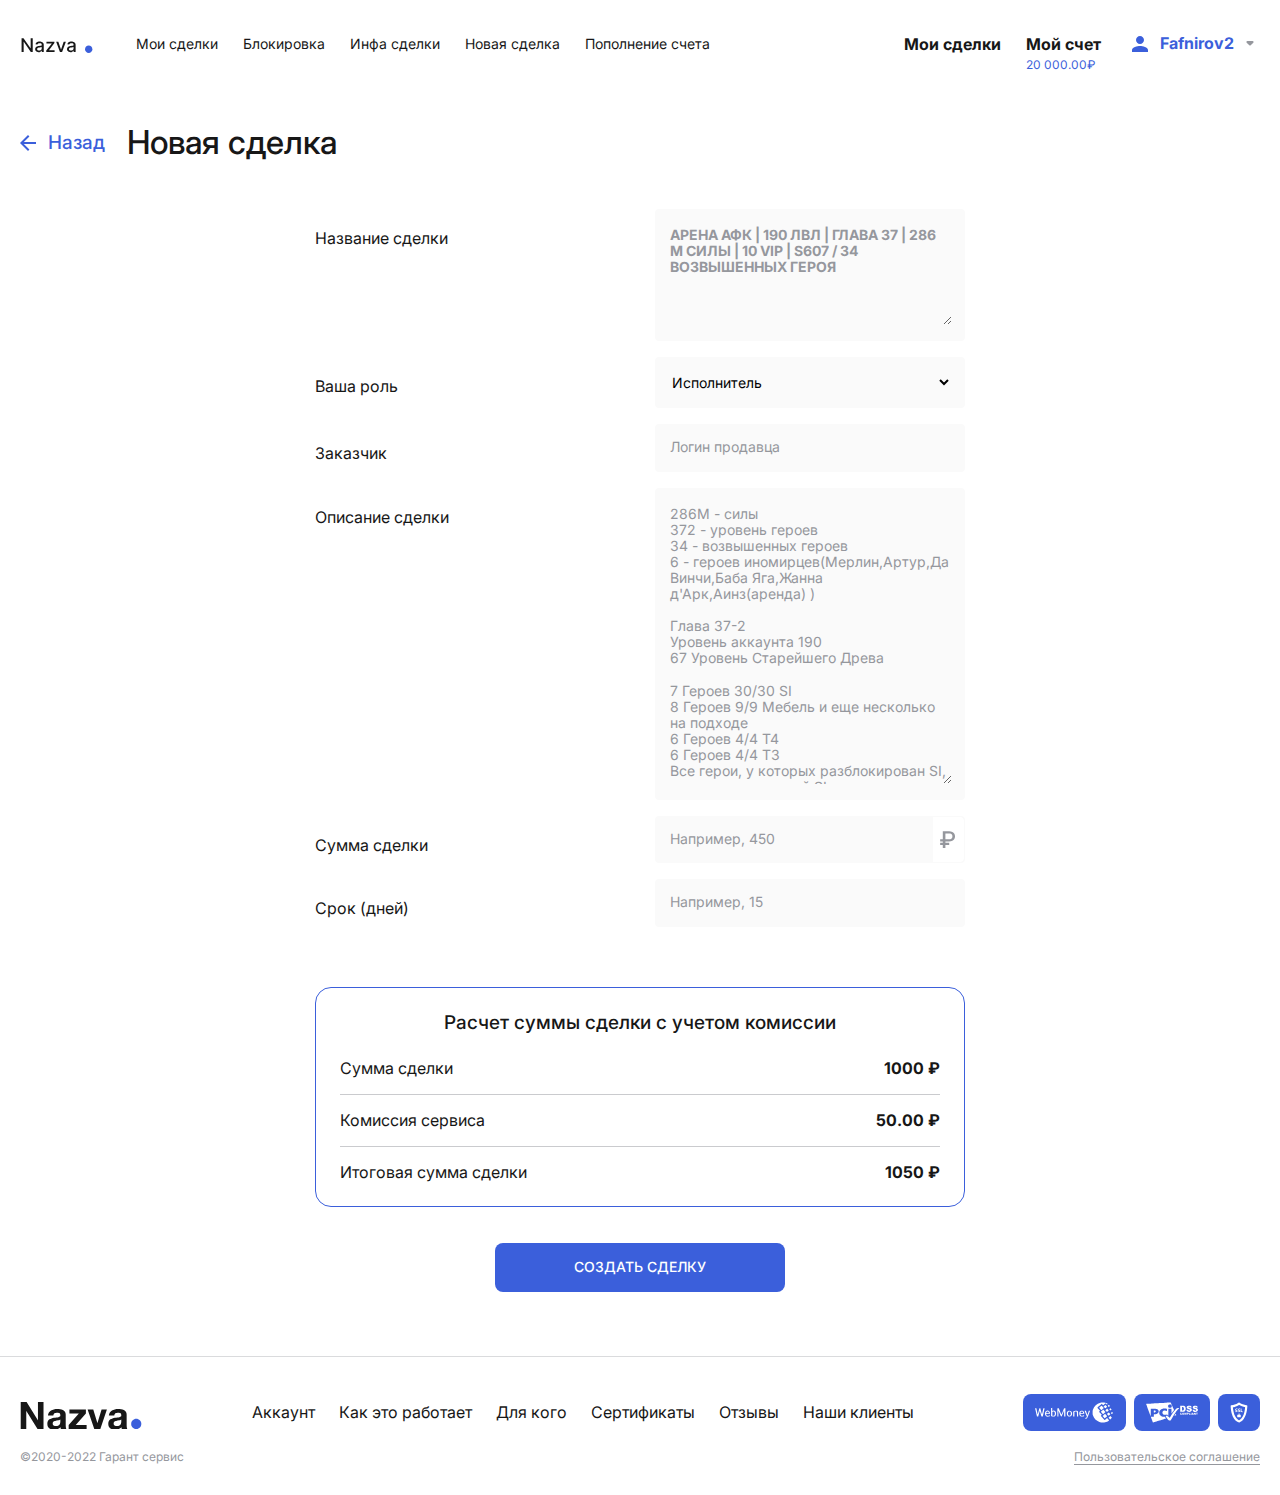
<file: account-deal-new.html>
<!DOCTYPE html>
<html lang="ru">
<head>
  <meta charset="UTF-8">
  <meta http-equiv="X-UA-Compatible" content="IE=edge">
  <meta name="viewport" content="width=device-width, initial-scale=1.0">
  <title>Аккаунт - новая сделка</title>

  <link rel="stylesheet" href="./assets/css/main.css">
</head>
<body class="do-css-hover accountPage">

  <!-- classes: style-home -->
  <header class="header" id="header">
    <div class="container">
      <div class="header-wrapper">
        <a class="header-logo" href="index.html">
          <img src="./assets/images/logo-header.svg" alt="">
        </a>
        <nav class="header-menu">
          <ul>
            <li><a href="./account-deals.html">Мои сделки</a></li>
            <li><a href="./account-blocked.html">Блокировка</a></li>
            <li><a href="./account-deal-info.html">Инфа сделки</a></li>
            <li><a href="./account-deal-new.html">Новая сделка</a></li>
            <li><a href="./account-payment-refill.html">Пополнение счета</a></li>
          </ul>
        </nav>
        <div class="header-accountControl">
          <div class="item">
            <a href="./account-deals.html" class="text-bold">Мои сделки</a>
          </div>
          <div class="item">
            <a href="./account-payments.html" class="text-bold">Мой счет</a>
            <p class="header-accountControl-userMoney">
              20 000.00₽
            </p>
          </div>
          <div class="item">
            <button class="header-accountControl-userMenu color-blue" type="button">
              <svg class="svg-user" width="16" height="16" viewBox="0 0 16 16" xmlns="http://www.w3.org/2000/svg">
                <path d="M8 8C10.21 8 12 6.21 12 4C12 1.79 10.21 0 8 0C5.79 0 4 1.79 4 4C4 6.21 5.79 8 8 8ZM8 10C5.33 10 0 11.34 0 14V16H16V14C16 11.34 10.67 10 8 10Z"/>
              </svg>
              <span class="user-name text-bold">Fafnirov2</span>
              <img src="./assets/images/arrow-list.svg" alt="">
              <ul class="sub-menu">
                <li><a href="./account-settings.html">Настройки</a></li>
                <li><a href="">Выйти</a></li>
              </ul>
            </button>
          </div>
        </div>
        <button type="button" class="header-burger">
          <span class="img"></span>
        </button>
      </div>
    </div>
  </header>

  <main>

    <div class="container">
      <div class="account-page-hat">
        <a href="" class="back">
          <img src="./assets/images/arrow-back.svg" alt="">
          Назад
        </a>
        <p class="account-page-title">
          Новая сделка
        </p>
      </div>
  
      <form class="newDeal-form" action="#" method="post">
  
        <div class="row-style deal-name">
          <div class="col">
            <p class="title">
              Название сделки
            </p>
          </div>
          <div class="col">
            <label class="label">
              <span class="label-wrapper">
                <textarea name="aa" placeholder="АРЕНА АФК | 190 ЛВЛ | Глава 37 | 286 M СИЛЫ | 10 VIP | S607 / 34 ВОЗВЫШЕННЫХ ГЕРОЯ"></textarea>
              </span>
              <span class="label-error">
                Ошибка в поле
              </span>
            </label>
          </div>
        </div>
  
        <div class="row-style">
          <div class="col">
            <p class="title">
              Ваша роль
            </p>
          </div>
          <div class="col">
            <label class="label">
              <span class="label-wrapper">
                <select name="a">
                  <option value="Исполнитель">Исполнитель</option>
                  <option value="Заказчик">Заказчик</option>
                </select>
              </span>
              <span class="label-error">
                Ошибка в поле
              </span>
            </label>
          </div>
        </div>
  
        <div class="row-style">
          <div class="col">
            <p class="title">
              Заказчик
            </p>
          </div>
          <div class="col">
            <label class="label">
              <span class="label-wrapper">
                <input type="text" placeholder="Логин продавца">
              </span>
              <span class="label-error">
                Ошибка в поле
              </span>
            </label>
          </div>
        </div>
  
        <div class="row-style">
          <div class="col">
            <p class="title">
              Описание сделки
            </p>
          </div>
          <div class="col">
            <label class="label">
              <span class="label-wrapper">
<textarea name="aa" rows="20" placeholder="286M - силы
372 - уровень героев
34 - возвышенных героев
6 - героев иномирцев(Мерлин,Артур,Да Винчи,Баба Яга,Жанна д'Арк,Аинз(аренда) )

Глава 37-2
Уровень аккаунта 190
67 Уровень Старейшего Древа

7 Героев 30/30 SI
8 Героев 9/9 Мебель и еще несколько на подходе
6 Героев 4/4 T4
6 Героев 4/4 T3
Все герои, у которых разблокирован SI, имеют легендарный SI +
VIP 10
Отдаю вам аккаунт Google."></textarea>
              </span>
              <span class="label-error">
                Ошибка в поле
              </span>
            </label>
          </div>
        </div>
  
        <div class="row-style">
          <div class="col">
            <p class="title">
              Сумма сделки
            </p>
          </div>
          <div class="col">
            <label class="label">
              <span class="label-wrapper">
                <input type="text" placeholder="Например, 450">
                <span class="label-icon">
                  <img src="./assets/images/input-currency.svg" alt="">
                </span>
              </span>
              <span class="label-error">
                Ошибка в поле
              </span>
            </label>
          </div>
        </div>
  
        <div class="row-style">
          <div class="col">
            <p class="title">
              Срок (дней)
            </p>
          </div>
          <div class="col">
            <label class="label">
              <span class="label-wrapper">
                <input type="text" placeholder="Например, 15">
              </span>
              <span class="label-error">
                Ошибка в поле
              </span>
            </label>
          </div>
        </div>
  
        <div class="newDeal-counting">
          <p class="title">
            Расчет суммы сделки с учетом комиссии
          </p>
          <div class="newDeal-counting-list">
            <div class="newDeal-counting-item">
              <p class="title">
                Сумма сделки
              </p>
              <p class="price">
                1000 ₽
              </p>
            </div>
            <div class="newDeal-counting-item">
              <p class="title">
                Комиссия сервиса
              </p>
              <p class="price">
                50.00 ₽
              </p>
            </div>
            <div class="newDeal-counting-item">
              <p class="title">
                Итоговая сумма сделки
              </p>
              <p class="price">
                1050 ₽
              </p>
            </div>
          </div>
        </div>
  
        <button class="button">
          Создать Сделку
        </button>
        
      </form>
    </div>

  </main>

  <footer class="footer">
    <div class="container">
      <div class="footer-top">
        <a class="footer-logo" href="./index.html">
          <img src="./assets/images/logo-footer.svg" alt="">
        </a>
        <nav class="footer-navigation">
          <ul>
            <li><a href="./account-deals.html">Аккаунт</a></li>
            <li><a href="./page-howitwork.html">Как это работает</a></li>
            <li><a href="./page-forwhom.html">Для кого</a></li>
            <li><a href="./page-certificates.html">Сертификаты</a></li>
            <li><a href="./page-reviews.html">Отзывы</a></li>
            <li><a href="./page-clients.html">Наши клиенты</a></li>
          </ul>
        </nav>
        <div class="footer-paymentMethods">
          <div class="item">
            <img src="./assets/images/webmoney-white.svg" alt="">
          </div>
          <div class="item">
            <img src="./assets/images/pci-dss-white.svg" alt="">
          </div>
          <div class="item">
            <img src="./assets/images/ssl-white.svg" alt="">
          </div>
        </div>
      </div>
      <div class="footer-bottom">
        <p class="text-small">©2020-2022 Гарант сервис</p>
        <a href="./page-agreement.html" class="text-small">Пользовательское соглашение</a>
      </div>
    </div>
  </footer>

  <div class="popup" id="loginIn">
    <div class="popup-wrapper">
      <div class="popup-bg popup-close"></div>
      <div class="popup-inner">
        <div class="login-hat">
          <p class="login-title">Войти</p>
          <span class="popup-x popup-close">
            <span class="img" style="background-image: url('./assets/images/x-gray.svg');"></span>
          </span>
        </div>
        <form action="#" method="post" class="loginIn-form accountForm">
          <label class="label error">
            <span class="label-wrapper">
              <input type="text" placeholder="Логин">
            </span>
            <span class="label-error">
              Неверный логин
            </span>
          </label>
          <label class="label">
            <span class="label-wrapper">
              <input type="password" placeholder="Пароль">
              <span class="input-control">
                <span class="hide"><img src="./assets/images/eye-hide.svg" alt=""></span>
                <span class="default"><img src="./assets/images/eye.svg" alt=""></span>
              </span>
            </span>
            <span class="label-error">
              Неправильный пароль
            </span>
          </label>
          <button type="button" class="button">
            вОЙТИ
          </button>
          <div class="accountForm-bottom">
            <p>Нет учетной записи?</p>
            <a href="#" data-open_popup="signUp">Зарегистрировать</a>
          </div>
        </form>
      </div>
    </div>
  </div>

  <div class="popup" id="signUp">
    <div class="popup-wrapper">
      <div class="popup-bg popup-close"></div>
      <div class="popup-inner">
        <div class="login-hat">
          <p class="login-title">Регистрация</p>
          <span class="popup-x popup-close">
            <span class="img" style="background-image: url('./assets/images/x-gray.svg');"></span>
          </span>
        </div>
        <form action="#" method="post" class="signUp-form accountForm">
          <label class="label">
            <span class="label-wrapper">
              <input type="text" placeholder="Логин">
            </span>
            <span class="label-error">
              Имеются ошибки в поле
            </span>
          </label>
          <label class="label">
            <span class="label-wrapper">
              <input type="email" placeholder="Email">
            </span>
            <span class="label-error">
              Имеются ошибки в поле
            </span>
          </label>
          <label class="label">
            <span class="label-wrapper">
              <input type="password" placeholder="Пароль">
              <span class="input-control">
                <span class="hide"><img src="./assets/images/eye-hide.svg" alt=""></span>
                <span class="default"><img src="./assets/images/eye.svg" alt=""></span>
              </span>
            </span>
            <span class="label-error">
              Пароль слишком прост
            </span>
          </label>
          <label class="label">
            <span class="label-wrapper">
              <input type="password" placeholder="Подтвердите пароль">
              <span class="input-control">
                <span class="hide"><img src="./assets/images/eye-hide.svg" alt=""></span>
                <span class="default"><img src="./assets/images/eye.svg" alt=""></span>
              </span>
            </span>
            <span class="label-error">
              Пароли не совпадают
            </span>
          </label>
          <button type="button" class="button" data-open_popup="signUp">
            Создать аккаунт
          </button>
          <label class="label-check-mark">
            <input type="checkbox" name="confirm" checked>
            <span class="check-mark">
              <span class="img" style="background-image: url('./assets/images/check-mark.svg');"></span>
            </span>
            <span>Я ознакомлен c "<a href="./page-agreement.html">Пользовательским соглашением</a>"</span>
          </label>
          <div class="accountForm-bottom">
            <p>Уже есть аккаунт?</p>
            <a href="#" data-open_popup="loginIn">Войти</a>
          </div>
        </form>
      </div>
    </div>
  </div>

  <script src="./assets/js/jquery-3.6.1.min.js"></script>
  <script src="./assets/swiper/swiper-bundle.min.js"></script>
  <script src="./assets/js/main.js"></script>
</body>
</html>
</file>
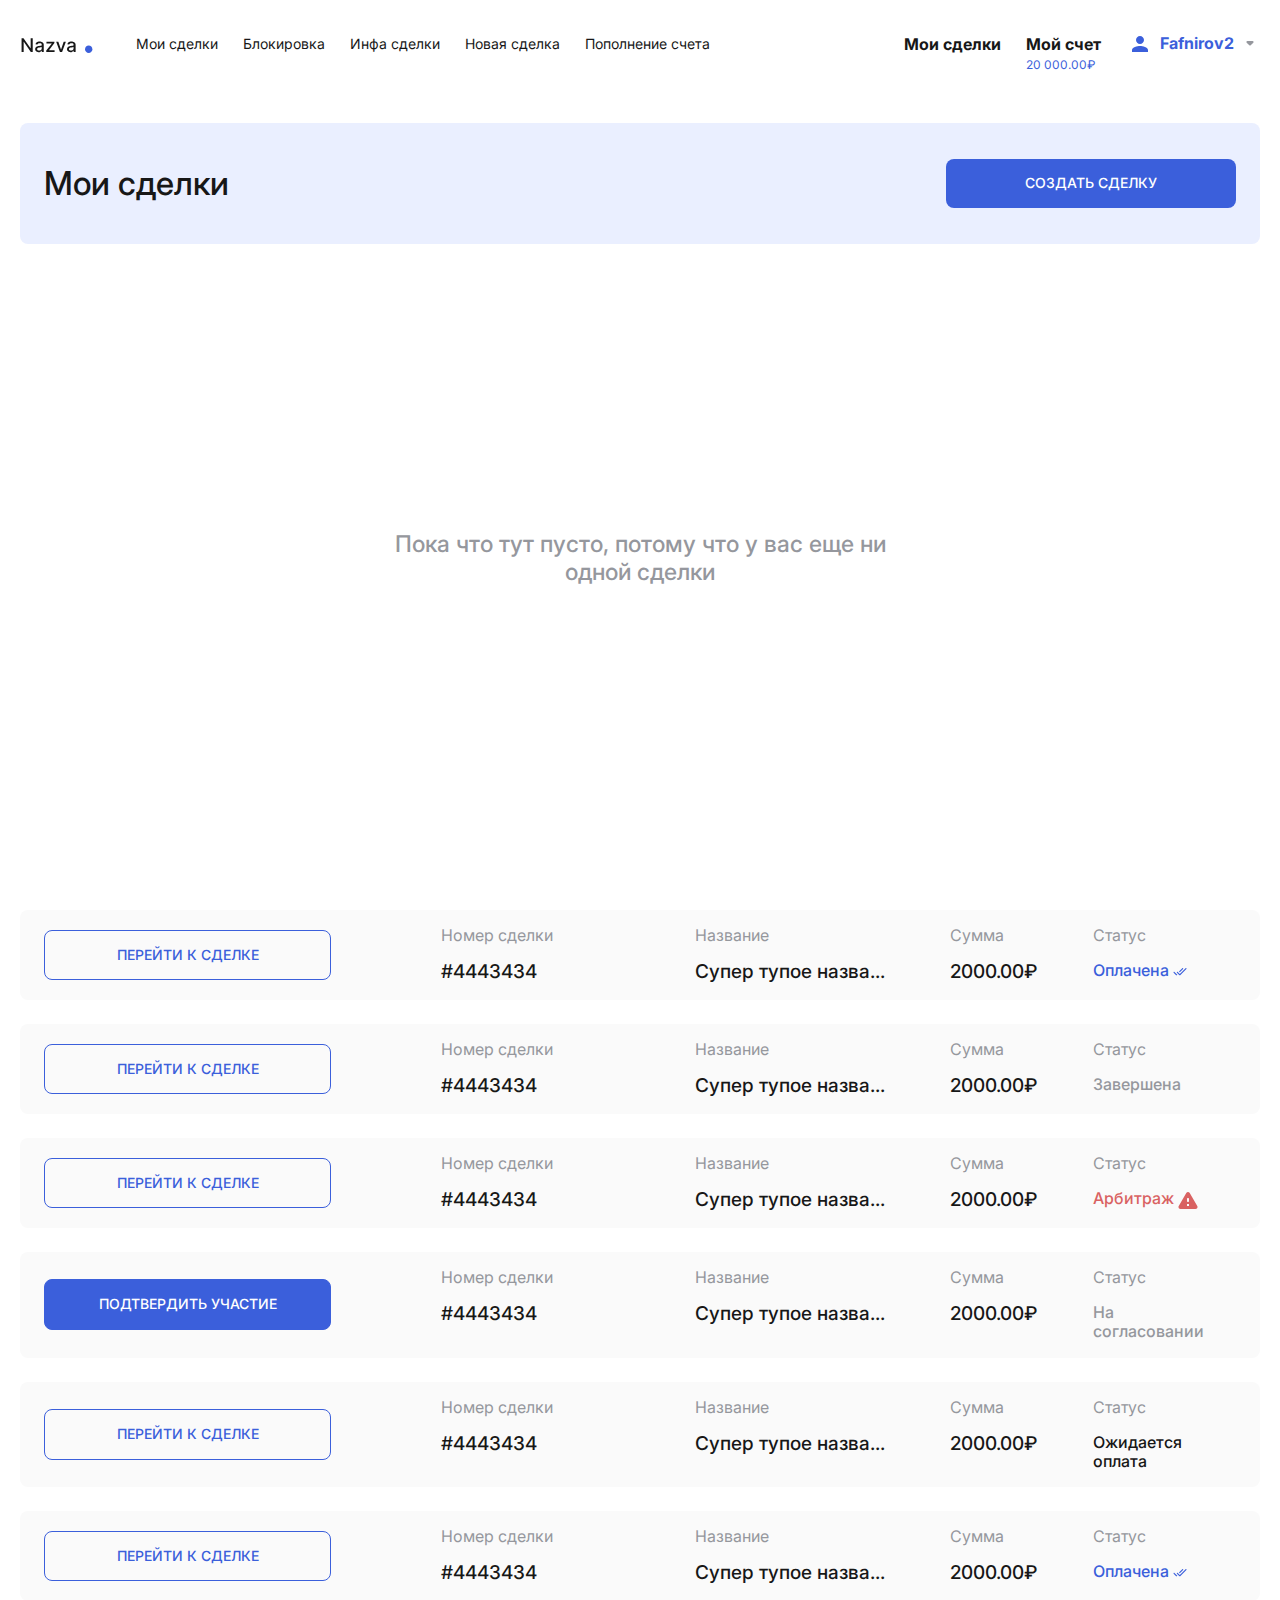
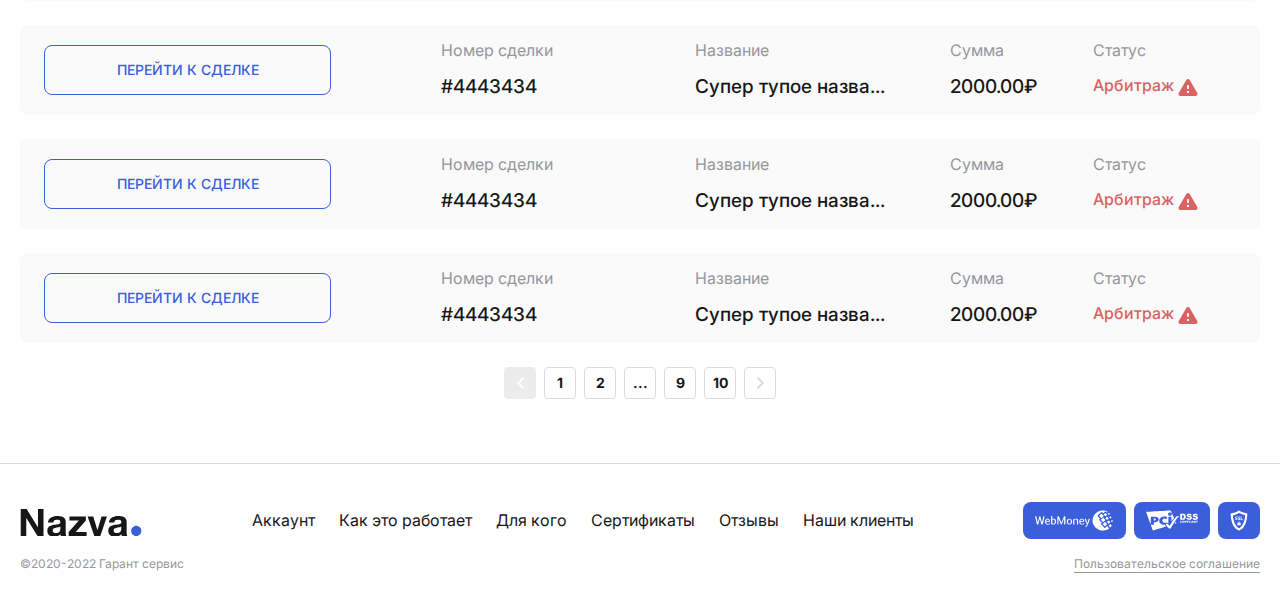
<file: account-deals.html>
<!DOCTYPE html>
<html lang="ru">
<head>
  <meta charset="UTF-8">
  <meta http-equiv="X-UA-Compatible" content="IE=edge">
  <meta name="viewport" content="width=device-width, initial-scale=1.0">
  <title>Аккаунт - сделки</title>

  <link rel="stylesheet" href="./assets/css/main.css">
</head>
<body class="do-css-hover accountPage">

  <!-- classes: style-home -->
  <header class="header" id="header">
    <div class="container">
      <div class="header-wrapper">
        <a class="header-logo" href="index.html">
          <img src="./assets/images/logo-header.svg" alt="">
        </a>
        <nav class="header-menu">
          <ul>
            <li><a href="./account-deals.html">Мои сделки</a></li>
            <li><a href="./account-blocked.html">Блокировка</a></li>
            <li><a href="./account-deal-info.html">Инфа сделки</a></li>
            <li><a href="./account-deal-new.html">Новая сделка</a></li>
            <li><a href="./account-payment-refill.html">Пополнение счета</a></li>
          </ul>
        </nav>
        <div class="header-accountControl">
          <div class="item">
            <a href="./account-deals.html" class="text-bold">Мои сделки</a>
          </div>
          <div class="item">
            <a href="./account-payments.html" class="text-bold">Мой счет</a>
            <p class="header-accountControl-userMoney">
              20 000.00₽
            </p>
          </div>
          <div class="item">
            <button class="header-accountControl-userMenu color-blue" type="button">
              <svg class="svg-user" width="16" height="16" viewBox="0 0 16 16" xmlns="http://www.w3.org/2000/svg">
                <path d="M8 8C10.21 8 12 6.21 12 4C12 1.79 10.21 0 8 0C5.79 0 4 1.79 4 4C4 6.21 5.79 8 8 8ZM8 10C5.33 10 0 11.34 0 14V16H16V14C16 11.34 10.67 10 8 10Z"/>
              </svg>
              <span class="user-name text-bold">Fafnirov2</span>
              <img src="./assets/images/arrow-list.svg" alt="">
              <ul class="sub-menu">
                <li><a href="./account-settings.html">Настройки</a></li>
                <li><a href="">Выйти</a></li>
              </ul>
            </button>
          </div>
        </div>
        <button type="button" class="header-burger">
          <span class="img"></span>
        </button>
      </div>
    </div>
  </header>

  <main>

    <div class="container">
      <div class="blockStyle">
        <div class="blockStyle-hat">
          <p class="blockStyle-title">
            Мои сделки
          </p>
          <a href="account-deal-new.html" class="button">
            Создать Сделку
          </a>
        </div>
      </div>
  
      <div class="dealsList">
        <div class="dealList-empty">
          <p>
            Пока что тут пусто, потому что у вас еще ни одной сделки
          </p>
        </div>
        <div class="dealsList-wrapper">
  
          <div class="dealsList-item">
            <a class="dealsList-item-link" href="account-deal-info.html">
              Перейти к сделке
            </a>
            <div class="tableStyle">
              <div class="tableStyle-item">
                <p class="title">
                  Номер сделки
                </p>
                <p class="text">
                  #4443434
                </p>
              </div>
              <div class="tableStyle-item">
                <p class="title">
                  Название
                </p>
                <p class="text">
                  Супер тупое назва...
                </p>
              </div>
              <div class="tableStyle-item">
                <p class="title">
                  Сумма
                </p>
                <p class="text">
                  2000.00₽
                </p>
              </div>
              <div class="tableStyle-item">
                <p class="title">
                  Статус
                </p>
                <p class="text style-paid">
                  Оплачена
                  <svg width="14" height="8" viewBox="0 0 14 8" xmlns="http://www.w3.org/2000/svg">
                    <path d="M10.0916 0.17476C9.86412 -0.0527404 9.49662 -0.0527404 9.26912 0.17476L5.97912 3.46476L6.80162 4.28726L10.0916 0.991426C10.3133 0.769759 10.3133 0.396426 10.0916 0.17476V0.17476ZM12.565 0.168926L6.80162 5.93226L4.77162 3.90809C4.54412 3.68059 4.17662 3.68059 3.94912 3.90809C3.72162 4.13559 3.72162 4.50309 3.94912 4.73059L6.38746 7.16893C6.61496 7.39643 6.98246 7.39643 7.20996 7.16893L13.3875 0.99726C13.615 0.76976 13.615 0.40226 13.3875 0.17476H13.3816C13.16 -0.0585737 12.7925 -0.0585739 12.565 0.168926ZM0.653291 4.73643L3.09162 7.17476C3.31912 7.40226 3.68662 7.40226 3.91412 7.17476L4.32246 6.76643L1.47579 3.90809C1.24829 3.68059 0.880791 3.68059 0.653291 3.90809C0.425791 4.13559 0.425791 4.50893 0.653291 4.73643V4.73643Z"/>
                  </svg>
                </p>
              </div>
            </div>
          </div>
          
          <div class="dealsList-item">
            <a class="dealsList-item-link" href="account-deal-info.html">
              Перейти к сделке
            </a>
            <div class="tableStyle">
              <div class="tableStyle-item">
                <p class="title">
                  Номер сделки
                </p>
                <p class="text">
                  #4443434
                </p>
              </div>
              <div class="tableStyle-item">
                <p class="title">
                  Название
                </p>
                <p class="text">
                  Супер тупое назва...
                </p>
              </div>
              <div class="tableStyle-item">
                <p class="title">
                  Сумма
                </p>
                <p class="text">
                  2000.00₽
                </p>
              </div>
              <div class="tableStyle-item">
                <p class="title">
                  Статус
                </p>
                <p class="text style-done">
                  Завершена
                </p>
              </div>
            </div>
          </div>
          
          <div class="dealsList-item">
            <a class="dealsList-item-link" href="account-deal-info.html">
              Перейти к сделке
            </a>
            <div class="tableStyle">
              <div class="tableStyle-item">
                <p class="title">
                  Номер сделки
                </p>
                <p class="text">
                  #4443434
                </p>
              </div>
              <div class="tableStyle-item">
                <p class="title">
                  Название
                </p>
                <p class="text">
                  Супер тупое назва...
                </p>
              </div>
              <div class="tableStyle-item">
                <p class="title">
                  Сумма
                </p>
                <p class="text">
                  2000.00₽
                </p>
              </div>
              <div class="tableStyle-item">
                <p class="title">
                  Статус
                </p>
                <p class="text style-arbitration">
                  Арбитраж
                  <svg class="svg-alert" width="20" height="18" viewBox="0 0 20 18" xmlns="http://www.w3.org/2000/svg">
                    <path d="M2.47012 17.9999H17.5301C19.0701 17.9999 20.0301 16.3299 19.2601 14.9999L11.7301 1.98993C10.9601 0.659932 9.04012 0.659932 8.27012 1.98993L0.740121 14.9999C-0.0298788 16.3299 0.930121 17.9999 2.47012 17.9999ZM10.0001 10.9999C9.45012 10.9999 9.00012 10.5499 9.00012 9.99993V7.99993C9.00012 7.44993 9.45012 6.99993 10.0001 6.99993C10.5501 6.99993 11.0001 7.44993 11.0001 7.99993V9.99993C11.0001 10.5499 10.5501 10.9999 10.0001 10.9999ZM11.0001 14.9999H9.00012V12.9999H11.0001V14.9999Z"/>
                  </svg>
                </p>
              </div>
            </div>
          </div>
          
          <div class="dealsList-item">
            <a class="dealsList-item-link in-wait" href="">
              Подтвердить участие
            </a>
            <div class="tableStyle">
              <div class="tableStyle-item">
                <p class="title">
                  Номер сделки
                </p>
                <p class="text">
                  #4443434
                </p>
              </div>
              <div class="tableStyle-item">
                <p class="title">
                  Название
                </p>
                <p class="text">
                  Супер тупое назва...
                </p>
              </div>
              <div class="tableStyle-item">
                <p class="title">
                  Сумма
                </p>
                <p class="text">
                  2000.00₽
                </p>
              </div>
              <div class="tableStyle-item">
                <p class="title">
                  Статус
                </p>
                <p class="text style-waiting">
                  На согласовании
                </p>
              </div>
            </div>
          </div>
          
          <div class="dealsList-item">
            <a class="dealsList-item-link" href="account-deal-info.html">
              Перейти к сделке
            </a>
            <div class="tableStyle">
              <div class="tableStyle-item">
                <p class="title">
                  Номер сделки
                </p>
                <p class="text">
                  #4443434
                </p>
              </div>
              <div class="tableStyle-item">
                <p class="title">
                  Название
                </p>
                <p class="text">
                  Супер тупое назва...
                </p>
              </div>
              <div class="tableStyle-item">
                <p class="title">
                  Сумма
                </p>
                <p class="text">
                  2000.00₽
                </p>
              </div>
              <div class="tableStyle-item">
                <p class="title">
                  Статус
                </p>
                <p class="text style-payment">
                  Ожидается оплата
                </p>
              </div>
            </div>
          </div>
          
          <div class="dealsList-item">
            <a class="dealsList-item-link" href="account-deal-info.html">
              Перейти к сделке
            </a>
            <div class="tableStyle">
              <div class="tableStyle-item">
                <p class="title">
                  Номер сделки
                </p>
                <p class="text">
                  #4443434
                </p>
              </div>
              <div class="tableStyle-item">
                <p class="title">
                  Название
                </p>
                <p class="text">
                  Супер тупое назва...
                </p>
              </div>
              <div class="tableStyle-item">
                <p class="title">
                  Сумма
                </p>
                <p class="text">
                  2000.00₽
                </p>
              </div>
              <div class="tableStyle-item">
                <p class="title">
                  Статус
                </p>
                <p class="text style-paid">
                  Оплачена
                  <svg width="14" height="8" viewBox="0 0 14 8" xmlns="http://www.w3.org/2000/svg">
                    <path d="M10.0916 0.17476C9.86412 -0.0527404 9.49662 -0.0527404 9.26912 0.17476L5.97912 3.46476L6.80162 4.28726L10.0916 0.991426C10.3133 0.769759 10.3133 0.396426 10.0916 0.17476V0.17476ZM12.565 0.168926L6.80162 5.93226L4.77162 3.90809C4.54412 3.68059 4.17662 3.68059 3.94912 3.90809C3.72162 4.13559 3.72162 4.50309 3.94912 4.73059L6.38746 7.16893C6.61496 7.39643 6.98246 7.39643 7.20996 7.16893L13.3875 0.99726C13.615 0.76976 13.615 0.40226 13.3875 0.17476H13.3816C13.16 -0.0585737 12.7925 -0.0585739 12.565 0.168926ZM0.653291 4.73643L3.09162 7.17476C3.31912 7.40226 3.68662 7.40226 3.91412 7.17476L4.32246 6.76643L1.47579 3.90809C1.24829 3.68059 0.880791 3.68059 0.653291 3.90809C0.425791 4.13559 0.425791 4.50893 0.653291 4.73643V4.73643Z"/>
                  </svg>
                </p>
              </div>
            </div>
          </div>
          
          <div class="dealsList-item">
            <a class="dealsList-item-link" href="account-deal-info.html">
              Перейти к сделке
            </a>
            <div class="tableStyle">
              <div class="tableStyle-item">
                <p class="title">
                  Номер сделки
                </p>
                <p class="text">
                  #4443434
                </p>
              </div>
              <div class="tableStyle-item">
                <p class="title">
                  Название
                </p>
                <p class="text">
                  Супер тупое назва...
                </p>
              </div>
              <div class="tableStyle-item">
                <p class="title">
                  Сумма
                </p>
                <p class="text">
                  2000.00₽
                </p>
              </div>
              <div class="tableStyle-item">
                <p class="title">
                  Статус
                </p>
                <p class="text style-arbitration">
                  Арбитраж
                  <svg class="svg-alert" width="20" height="18" viewBox="0 0 20 18" xmlns="http://www.w3.org/2000/svg">
                    <path d="M2.47012 17.9999H17.5301C19.0701 17.9999 20.0301 16.3299 19.2601 14.9999L11.7301 1.98993C10.9601 0.659932 9.04012 0.659932 8.27012 1.98993L0.740121 14.9999C-0.0298788 16.3299 0.930121 17.9999 2.47012 17.9999ZM10.0001 10.9999C9.45012 10.9999 9.00012 10.5499 9.00012 9.99993V7.99993C9.00012 7.44993 9.45012 6.99993 10.0001 6.99993C10.5501 6.99993 11.0001 7.44993 11.0001 7.99993V9.99993C11.0001 10.5499 10.5501 10.9999 10.0001 10.9999ZM11.0001 14.9999H9.00012V12.9999H11.0001V14.9999Z"/>
                  </svg>
                </p>
              </div>
            </div>
          </div>
          
          <div class="dealsList-item">
            <a class="dealsList-item-link" href="account-deal-info.html">
              Перейти к сделке
            </a>
            <div class="tableStyle">
              <div class="tableStyle-item">
                <p class="title">
                  Номер сделки
                </p>
                <p class="text">
                  #4443434
                </p>
              </div>
              <div class="tableStyle-item">
                <p class="title">
                  Название
                </p>
                <p class="text">
                  Супер тупое назва...
                </p>
              </div>
              <div class="tableStyle-item">
                <p class="title">
                  Сумма
                </p>
                <p class="text">
                  2000.00₽
                </p>
              </div>
              <div class="tableStyle-item">
                <p class="title">
                  Статус
                </p>
                <p class="text style-arbitration">
                  Арбитраж
                  <svg class="svg-alert" width="20" height="18" viewBox="0 0 20 18" xmlns="http://www.w3.org/2000/svg">
                    <path d="M2.47012 17.9999H17.5301C19.0701 17.9999 20.0301 16.3299 19.2601 14.9999L11.7301 1.98993C10.9601 0.659932 9.04012 0.659932 8.27012 1.98993L0.740121 14.9999C-0.0298788 16.3299 0.930121 17.9999 2.47012 17.9999ZM10.0001 10.9999C9.45012 10.9999 9.00012 10.5499 9.00012 9.99993V7.99993C9.00012 7.44993 9.45012 6.99993 10.0001 6.99993C10.5501 6.99993 11.0001 7.44993 11.0001 7.99993V9.99993C11.0001 10.5499 10.5501 10.9999 10.0001 10.9999ZM11.0001 14.9999H9.00012V12.9999H11.0001V14.9999Z"/>
                  </svg>
                </p>
              </div>
            </div>
          </div>
          
          <div class="dealsList-item">
            <a class="dealsList-item-link" href="account-deal-info.html">
              Перейти к сделке
            </a>
            <div class="tableStyle">
              <div class="tableStyle-item">
                <p class="title">
                  Номер сделки
                </p>
                <p class="text">
                  #4443434
                </p>
              </div>
              <div class="tableStyle-item">
                <p class="title">
                  Название
                </p>
                <p class="text">
                  Супер тупое назва...
                </p>
              </div>
              <div class="tableStyle-item">
                <p class="title">
                  Сумма
                </p>
                <p class="text">
                  2000.00₽
                </p>
              </div>
              <div class="tableStyle-item">
                <p class="title">
                  Статус
                </p>
                <p class="text style-arbitration">
                  Арбитраж
                  <svg class="svg-alert" width="20" height="18" viewBox="0 0 20 18" xmlns="http://www.w3.org/2000/svg">
                    <path d="M2.47012 17.9999H17.5301C19.0701 17.9999 20.0301 16.3299 19.2601 14.9999L11.7301 1.98993C10.9601 0.659932 9.04012 0.659932 8.27012 1.98993L0.740121 14.9999C-0.0298788 16.3299 0.930121 17.9999 2.47012 17.9999ZM10.0001 10.9999C9.45012 10.9999 9.00012 10.5499 9.00012 9.99993V7.99993C9.00012 7.44993 9.45012 6.99993 10.0001 6.99993C10.5501 6.99993 11.0001 7.44993 11.0001 7.99993V9.99993C11.0001 10.5499 10.5501 10.9999 10.0001 10.9999ZM11.0001 14.9999H9.00012V12.9999H11.0001V14.9999Z"/>
                  </svg>
                </p>
              </div>
            </div>
          </div>
          
        </div>
        <div class="dealsList-navigation">
          <a class="item prev is-disable" href="#">
            <svg width="9" height="12" viewBox="0 0 9 12" xmlns="http://www.w3.org/2000/svg">
              <path d="M8.15991 1.41L3.57991 6L8.15991 10.59L6.74991 12L0.749912 6L6.74991 0L8.15991 1.41Z"/>
            </svg>              
          </a>
          <a class="item current" href="#">
            1
          </a>
          <a class="item" href="#">
            2
          </a>
          <a class="item is-not-touchable" href="#">
            ...
          </a>
          <a class="item" href="#">
            9
          </a>
          <a class="item" href="#">
            10
          </a>
          <a class="item prev" href="#">
            <svg width="9" height="12" viewBox="0 0 9 12" xmlns="http://www.w3.org/2000/svg">
              <path d="M0.840088 1.41L5.42009 6L0.840088 10.59L2.25009 12L8.25009 6L2.25009 0L0.840088 1.41Z"/>
            </svg>            
          </a>
        </div>
      </div>
    </div>

  </main>

  <footer class="footer">
    <div class="container">
      <div class="footer-top">
        <a class="footer-logo" href="./index.html">
          <img src="./assets/images/logo-footer.svg" alt="">
        </a>
        <nav class="footer-navigation">
          <ul>
            <li><a href="./account-deals.html">Аккаунт</a></li>
            <li><a href="./page-howitwork.html">Как это работает</a></li>
            <li><a href="./page-forwhom.html">Для кого</a></li>
            <li><a href="./page-certificates.html">Сертификаты</a></li>
            <li><a href="./page-reviews.html">Отзывы</a></li>
            <li><a href="./page-clients.html">Наши клиенты</a></li>
          </ul>
        </nav>
        <div class="footer-paymentMethods">
          <div class="item">
            <img src="./assets/images/webmoney-white.svg" alt="">
          </div>
          <div class="item">
            <img src="./assets/images/pci-dss-white.svg" alt="">
          </div>
          <div class="item">
            <img src="./assets/images/ssl-white.svg" alt="">
          </div>
        </div>
      </div>
      <div class="footer-bottom">
        <p class="text-small">©2020-2022 Гарант сервис</p>
        <a href="./page-agreement.html" class="text-small">Пользовательское соглашение</a>
      </div>
    </div>
  </footer>

  <div class="popup" id="loginIn">
    <div class="popup-wrapper">
      <div class="popup-bg popup-close"></div>
      <div class="popup-inner">
        <div class="login-hat">
          <p class="login-title">Войти</p>
          <span class="popup-x popup-close">
            <span class="img" style="background-image: url('./assets/images/x-gray.svg');"></span>
          </span>
        </div>
        <form action="#" method="post" class="loginIn-form accountForm">
          <label class="label error">
            <span class="label-wrapper">
              <input type="text" placeholder="Логин">
            </span>
            <span class="label-error">
              Неверный логин
            </span>
          </label>
          <label class="label">
            <span class="label-wrapper">
              <input type="password" placeholder="Пароль">
              <span class="input-control">
                <span class="hide"><img src="./assets/images/eye-hide.svg" alt=""></span>
                <span class="default"><img src="./assets/images/eye.svg" alt=""></span>
              </span>
            </span>
            <span class="label-error">
              Неправильный пароль
            </span>
          </label>
          <button type="button" class="button">
            вОЙТИ
          </button>
          <div class="accountForm-bottom">
            <p>Нет учетной записи?</p>
            <a href="#" data-open_popup="signUp">Зарегистрировать</a>
          </div>
        </form>
      </div>
    </div>
  </div>

  <div class="popup" id="signUp">
    <div class="popup-wrapper">
      <div class="popup-bg popup-close"></div>
      <div class="popup-inner">
        <div class="login-hat">
          <p class="login-title">Регистрация</p>
          <span class="popup-x popup-close">
            <span class="img" style="background-image: url('./assets/images/x-gray.svg');"></span>
          </span>
        </div>
        <form action="#" method="post" class="signUp-form accountForm">
          <label class="label">
            <span class="label-wrapper">
              <input type="text" placeholder="Логин">
            </span>
            <span class="label-error">
              Имеются ошибки в поле
            </span>
          </label>
          <label class="label">
            <span class="label-wrapper">
              <input type="email" placeholder="Email">
            </span>
            <span class="label-error">
              Имеются ошибки в поле
            </span>
          </label>
          <label class="label">
            <span class="label-wrapper">
              <input type="password" placeholder="Пароль">
              <span class="input-control">
                <span class="hide"><img src="./assets/images/eye-hide.svg" alt=""></span>
                <span class="default"><img src="./assets/images/eye.svg" alt=""></span>
              </span>
            </span>
            <span class="label-error">
              Пароль слишком прост
            </span>
          </label>
          <label class="label">
            <span class="label-wrapper">
              <input type="password" placeholder="Подтвердите пароль">
              <span class="input-control">
                <span class="hide"><img src="./assets/images/eye-hide.svg" alt=""></span>
                <span class="default"><img src="./assets/images/eye.svg" alt=""></span>
              </span>
            </span>
            <span class="label-error">
              Пароли не совпадают
            </span>
          </label>
          <button type="button" class="button" data-open_popup="signUp">
            Создать аккаунт
          </button>
          <label class="label-check-mark">
            <input type="checkbox" name="confirm" checked>
            <span class="check-mark">
              <span class="img" style="background-image: url('./assets/images/check-mark.svg');"></span>
            </span>
            <span>Я ознакомлен c "<a href="./page-agreement.html">Пользовательским соглашением</a>"</span>
          </label>
          <div class="accountForm-bottom">
            <p>Уже есть аккаунт?</p>
            <a href="#" data-open_popup="loginIn">Войти</a>
          </div>
        </form>
      </div>
    </div>
  </div>

  <script src="./assets/js/jquery-3.6.1.min.js"></script>
  <script src="./assets/swiper/swiper-bundle.min.js"></script>
  <script src="./assets/js/main.js"></script>
</body>
</html>
</file>
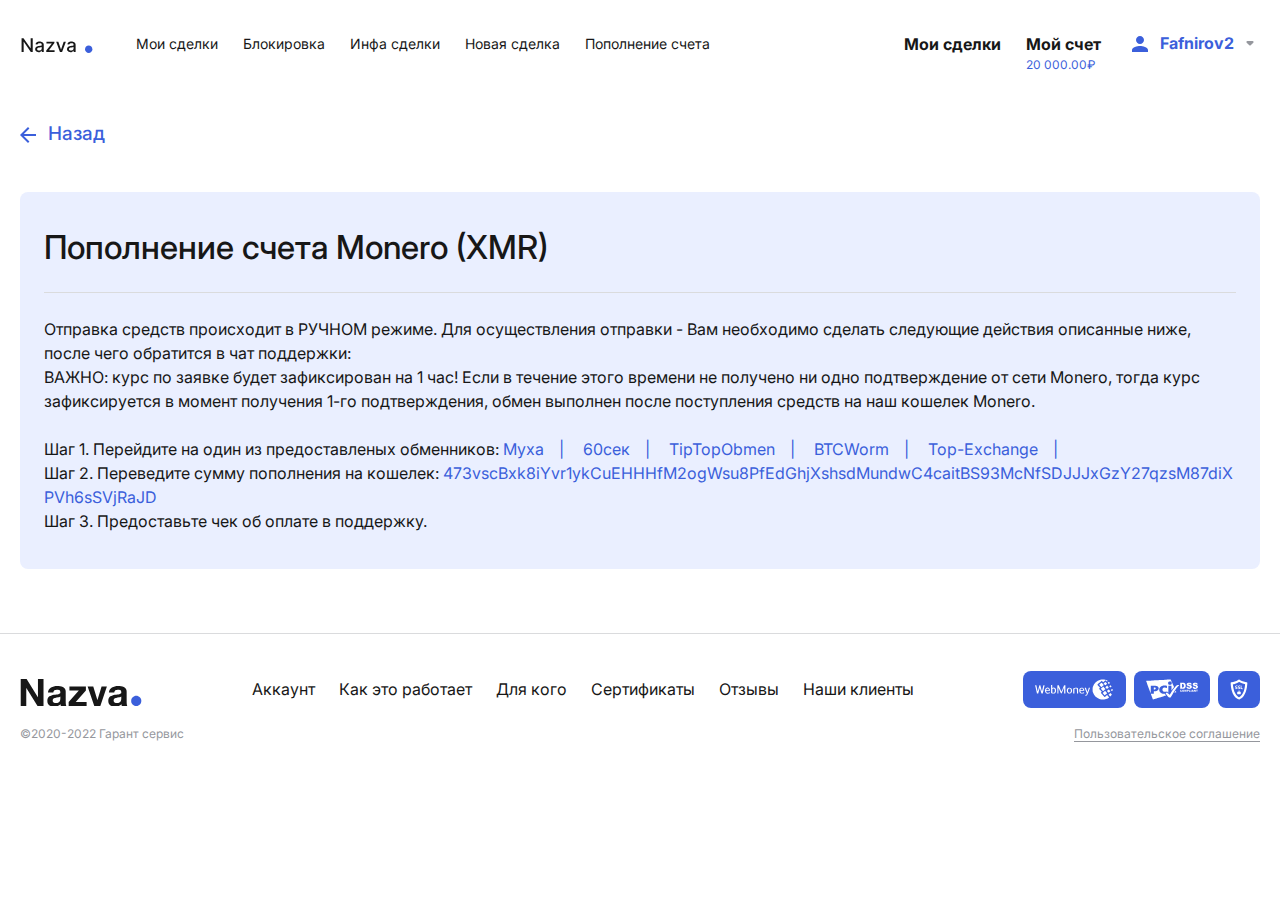
<file: account-payment-refill.html>
<!DOCTYPE html>
<html lang="ru">
<head>
  <meta charset="UTF-8">
  <meta http-equiv="X-UA-Compatible" content="IE=edge">
  <meta name="viewport" content="width=device-width, initial-scale=1.0">
  <title>Аккаунт - пополнение счета</title>

  <link rel="stylesheet" href="./assets/css/main.css">
</head>
<body class="do-css-hover accountPage">

  <!-- classes: style-home -->
  <header class="header" id="header">
    <div class="container">
      <div class="header-wrapper">
        <a class="header-logo" href="index.html">
          <img src="./assets/images/logo-header.svg" alt="">
        </a>
        <nav class="header-menu">
          <ul>
            <li><a href="./account-deals.html">Мои сделки</a></li>
            <li><a href="./account-blocked.html">Блокировка</a></li>
            <li><a href="./account-deal-info.html">Инфа сделки</a></li>
            <li><a href="./account-deal-new.html">Новая сделка</a></li>
            <li><a href="./account-payment-refill.html">Пополнение счета</a></li>
          </ul>
        </nav>
        <div class="header-accountControl">
          <div class="item">
            <a href="./account-deals.html" class="text-bold">Мои сделки</a>
          </div>
          <div class="item">
            <a href="./account-payments.html" class="text-bold">Мой счет</a>
            <p class="header-accountControl-userMoney">
              20 000.00₽
            </p>
          </div>
          <div class="item">
            <button class="header-accountControl-userMenu color-blue" type="button">
              <svg class="svg-user" width="16" height="16" viewBox="0 0 16 16" xmlns="http://www.w3.org/2000/svg">
                <path d="M8 8C10.21 8 12 6.21 12 4C12 1.79 10.21 0 8 0C5.79 0 4 1.79 4 4C4 6.21 5.79 8 8 8ZM8 10C5.33 10 0 11.34 0 14V16H16V14C16 11.34 10.67 10 8 10Z"/>
              </svg>
              <span class="user-name text-bold">Fafnirov2</span>
              <img src="./assets/images/arrow-list.svg" alt="">
              <ul class="sub-menu">
                <li><a href="./account-settings.html">Настройки</a></li>
                <li><a href="">Выйти</a></li>
              </ul>
            </button>
          </div>
        </div>
        <button type="button" class="header-burger">
          <span class="img"></span>
        </button>
      </div>
    </div>
  </header>

  <main>

    <div class="container">
      <div class="account-page-hat">
        <a href="" class="back">
          <img src="./assets/images/arrow-back.svg" alt="">
          Назад
        </a>
      </div>
  
      <div class="blockStyle paymentRefill-blockStyle">
        <div class="blockStyle-hat">
          <p class="blockStyle-title">
            Пополнение счета Monero (XMR)
          </p>
        </div>
        <div class="blockStyle-content">
          Отправка средств происходит в РУЧНОМ режиме. Для осуществления отправки - Вам необходимо сделать следующие действия описанные ниже, после чего обратится в чат поддержки:
          <br>ВАЖНО: курс по заявке будет зафиксирован на 1 час! Если в течение этого времени не получено ни одно подтверждение от сети Monero, тогда курс зафиксируется в момент получения 1-го подтверждения, обмен выполнен после поступления средств на наш кошелек Monero.
          <br>
          <br>Шаг 1. Перейдите на один из предоставленых обменников:
          <ul>
            <li>Муха</li>
            <li>60сек</li>
            <li>TipTopObmen</li>
            <li>BTCWorm</li>
            <li>Top-Exchange</li>
          </ul>
          <br>Шаг 2. Переведите сумму пополнения на кошелек: <span>473vscBxk8iYvr1ykCuEHHHfM2ogWsu8PfEdGhjXshsdMundwC4caitBS93McNfSDJJJxGzY27qzsM87diXPVh6sSVjRaJD</span>
          <br>Шаг 3. Предоставьте чек об оплате в поддержку.
        </div>
      </div>
    </div>

  </main>

  <footer class="footer">
    <div class="container">
      <div class="footer-top">
        <a class="footer-logo" href="./index.html">
          <img src="./assets/images/logo-footer.svg" alt="">
        </a>
        <nav class="footer-navigation">
          <ul>
            <li><a href="./account-deals.html">Аккаунт</a></li>
            <li><a href="./page-howitwork.html">Как это работает</a></li>
            <li><a href="./page-forwhom.html">Для кого</a></li>
            <li><a href="./page-certificates.html">Сертификаты</a></li>
            <li><a href="./page-reviews.html">Отзывы</a></li>
            <li><a href="./page-clients.html">Наши клиенты</a></li>
          </ul>
        </nav>
        <div class="footer-paymentMethods">
          <div class="item">
            <img src="./assets/images/webmoney-white.svg" alt="">
          </div>
          <div class="item">
            <img src="./assets/images/pci-dss-white.svg" alt="">
          </div>
          <div class="item">
            <img src="./assets/images/ssl-white.svg" alt="">
          </div>
        </div>
      </div>
      <div class="footer-bottom">
        <p class="text-small">©2020-2022 Гарант сервис</p>
        <a href="./page-agreement.html" class="text-small">Пользовательское соглашение</a>
      </div>
    </div>
  </footer>

  <div class="popup" id="loginIn">
    <div class="popup-wrapper">
      <div class="popup-bg popup-close"></div>
      <div class="popup-inner">
        <div class="login-hat">
          <p class="login-title">Войти</p>
          <span class="popup-x popup-close">
            <span class="img" style="background-image: url('./assets/images/x-gray.svg');"></span>
          </span>
        </div>
        <form action="#" method="post" class="loginIn-form accountForm">
          <label class="label error">
            <span class="label-wrapper">
              <input type="text" placeholder="Логин">
            </span>
            <span class="label-error">
              Неверный логин
            </span>
          </label>
          <label class="label">
            <span class="label-wrapper">
              <input type="password" placeholder="Пароль">
              <span class="input-control">
                <span class="hide"><img src="./assets/images/eye-hide.svg" alt=""></span>
                <span class="default"><img src="./assets/images/eye.svg" alt=""></span>
              </span>
            </span>
            <span class="label-error">
              Неправильный пароль
            </span>
          </label>
          <button type="button" class="button">
            вОЙТИ
          </button>
          <div class="accountForm-bottom">
            <p>Нет учетной записи?</p>
            <a href="#" data-open_popup="signUp">Зарегистрировать</a>
          </div>
        </form>
      </div>
    </div>
  </div>

  <div class="popup" id="signUp">
    <div class="popup-wrapper">
      <div class="popup-bg popup-close"></div>
      <div class="popup-inner">
        <div class="login-hat">
          <p class="login-title">Регистрация</p>
          <span class="popup-x popup-close">
            <span class="img" style="background-image: url('./assets/images/x-gray.svg');"></span>
          </span>
        </div>
        <form action="#" method="post" class="signUp-form accountForm">
          <label class="label">
            <span class="label-wrapper">
              <input type="text" placeholder="Логин">
            </span>
            <span class="label-error">
              Имеются ошибки в поле
            </span>
          </label>
          <label class="label">
            <span class="label-wrapper">
              <input type="email" placeholder="Email">
            </span>
            <span class="label-error">
              Имеются ошибки в поле
            </span>
          </label>
          <label class="label">
            <span class="label-wrapper">
              <input type="password" placeholder="Пароль">
              <span class="input-control">
                <span class="hide"><img src="./assets/images/eye-hide.svg" alt=""></span>
                <span class="default"><img src="./assets/images/eye.svg" alt=""></span>
              </span>
            </span>
            <span class="label-error">
              Пароль слишком прост
            </span>
          </label>
          <label class="label">
            <span class="label-wrapper">
              <input type="password" placeholder="Подтвердите пароль">
              <span class="input-control">
                <span class="hide"><img src="./assets/images/eye-hide.svg" alt=""></span>
                <span class="default"><img src="./assets/images/eye.svg" alt=""></span>
              </span>
            </span>
            <span class="label-error">
              Пароли не совпадают
            </span>
          </label>
          <button type="button" class="button" data-open_popup="signUp">
            Создать аккаунт
          </button>
          <label class="label-check-mark">
            <input type="checkbox" name="confirm" checked>
            <span class="check-mark">
              <span class="img" style="background-image: url('./assets/images/check-mark.svg');"></span>
            </span>
            <span>Я ознакомлен c "<a href="./page-agreement.html">Пользовательским соглашением</a>"</span>
          </label>
          <div class="accountForm-bottom">
            <p>Уже есть аккаунт?</p>
            <a href="#" data-open_popup="loginIn">Войти</a>
          </div>
        </form>
      </div>
    </div>
  </div>

  <script src="./assets/js/jquery-3.6.1.min.js"></script>
  <script src="./assets/swiper/swiper-bundle.min.js"></script>
  <script src="./assets/js/main.js"></script>
</body>
</html>
</file>
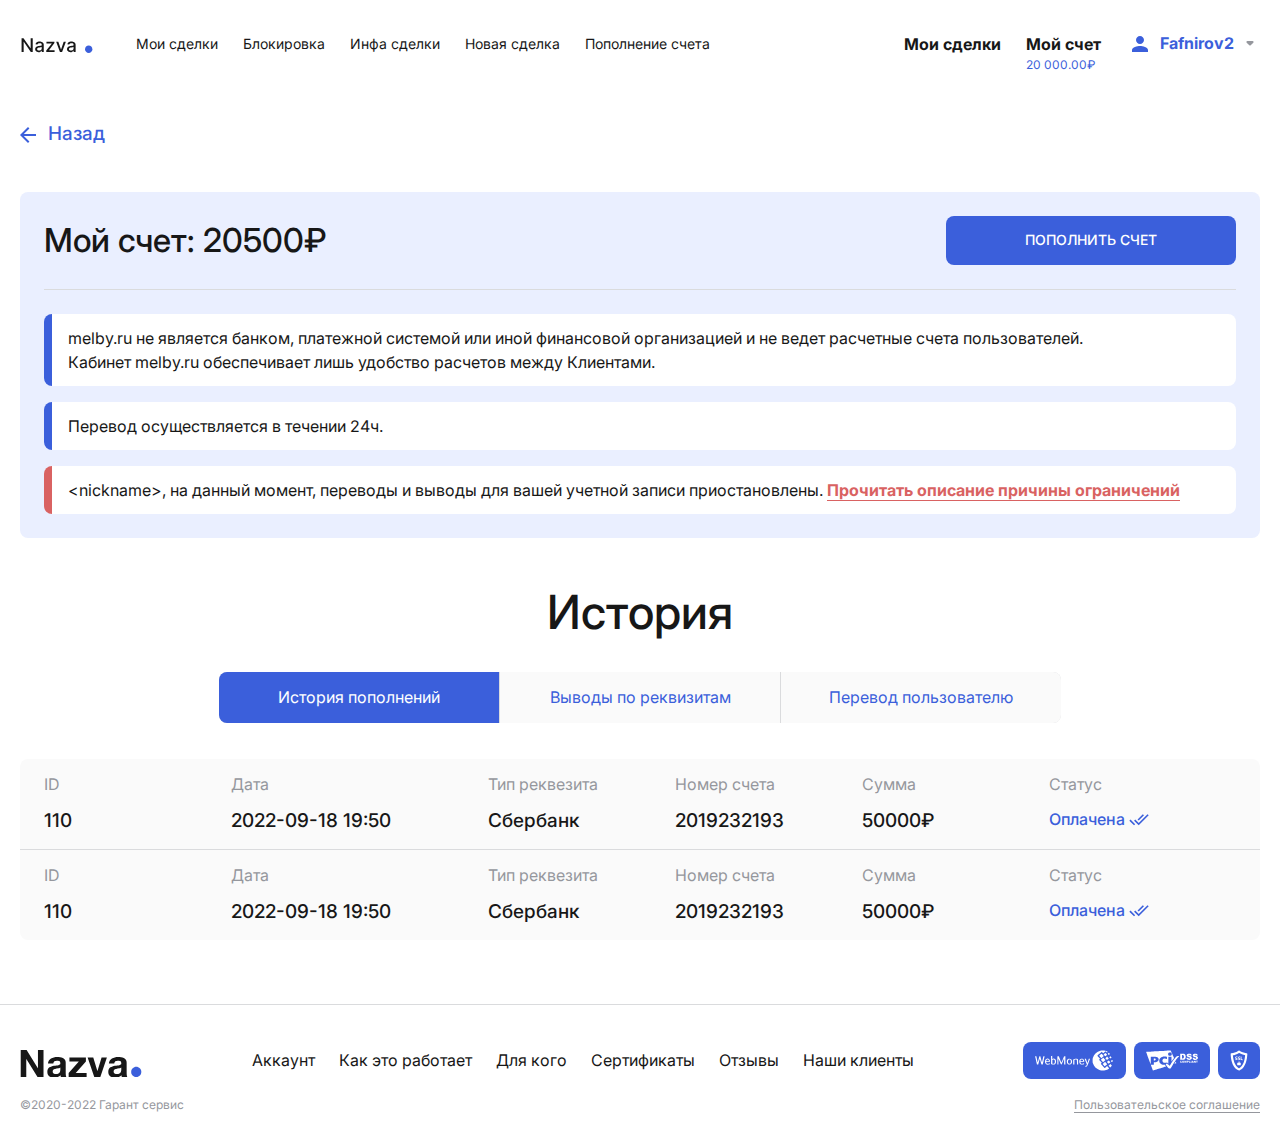
<file: account-payments.html>
<!DOCTYPE html>
<html lang="ru">
<head>
  <meta charset="UTF-8">
  <meta http-equiv="X-UA-Compatible" content="IE=edge">
  <meta name="viewport" content="width=device-width, initial-scale=1.0">
  <title>Аккаунт - платежи</title>

  <link rel="stylesheet" href="./assets/css/main.css">
</head>
<body class="do-css-hover accountPage">

  <!-- classes: style-home -->
  <header class="header" id="header">
    <div class="container">
      <div class="header-wrapper">
        <a class="header-logo" href="index.html">
          <img src="./assets/images/logo-header.svg" alt="">
        </a>
        <nav class="header-menu">
          <ul>
            <li><a href="./account-deals.html">Мои сделки</a></li>
            <li><a href="./account-blocked.html">Блокировка</a></li>
            <li><a href="./account-deal-info.html">Инфа сделки</a></li>
            <li><a href="./account-deal-new.html">Новая сделка</a></li>
            <li><a href="./account-payment-refill.html">Пополнение счета</a></li>
          </ul>
        </nav>
        <div class="header-accountControl">
          <div class="item">
            <a href="./account-deals.html" class="text-bold">Мои сделки</a>
          </div>
          <div class="item">
            <a href="./account-payments.html" class="text-bold">Мой счет</a>
            <p class="header-accountControl-userMoney">
              20 000.00₽
            </p>
          </div>
          <div class="item">
            <button class="header-accountControl-userMenu color-blue" type="button">
              <svg class="svg-user" width="16" height="16" viewBox="0 0 16 16" xmlns="http://www.w3.org/2000/svg">
                <path d="M8 8C10.21 8 12 6.21 12 4C12 1.79 10.21 0 8 0C5.79 0 4 1.79 4 4C4 6.21 5.79 8 8 8ZM8 10C5.33 10 0 11.34 0 14V16H16V14C16 11.34 10.67 10 8 10Z"/>
              </svg>
              <span class="user-name text-bold">Fafnirov2</span>
              <img src="./assets/images/arrow-list.svg" alt="">
              <ul class="sub-menu">
                <li><a href="./account-settings.html">Настройки</a></li>
                <li><a href="">Выйти</a></li>
              </ul>
            </button>
          </div>
        </div>
        <button type="button" class="header-burger">
          <span class="img"></span>
        </button>
      </div>
    </div>
  </header>

  <main>

    <div class="container">
      <div class="account-page-hat">
        <a href="" class="back">
          <img src="./assets/images/arrow-back.svg" alt="">
          Назад
        </a>
      </div>
  
      <div class="blockStyle p-24">
        <div class="blockStyle-hat">
          <p class="blockStyle-title">
            Мой счет: 20500₽
          </p>
          <a class="button" href="account-payment-refill.html">
            Пополнить счет
          </a>
        </div>
        <div class="blockStyle-content">
          <div class="alert alert-blue">
            <p>
              melby.ru не является банком, платежной системой или иной финансовой организацией и не ведет расчетные счета пользователей.
              <br>Кабинет melby.ru обеспечивает лишь удобство расчетов между Клиентами.
            </p>
          </div>
          <div class="alert alert-blue">
            <p>
              Перевод осуществляется в течении 24ч.
            </p>
          </div>
          <div class="alert alert-red">
            <p>
              &lt;nickname&gt;, на данный момент, переводы и выводы для вашей учетной записи приостановлены. <a href="account-blocked.html">Прочитать описание причины ограничений</a>
            </p>
          </div>
        </div>
      </div>
  
      <div class="paymentsHistory-list">
        <h2>
          История
        </h2>
        <div class="paymentsHistory-list-control">
          <div class="wrapper">
            <button type="button">
              История пополнений
            </button>
            <button type="button">
              Выводы по реквизитам
            </button>
            <button type="button">
              Перевод пользователю
            </button>
          </div>
        </div>
        <div class="paymentsHistory-list-box">
  
          <div class="paymentsHistory-list-section">
  
            <div class="paymentsHistory-list-item">
              
              <div class="tableStyle">
                <div class="tableStyle-item">
                  <p class="title">
                    ID
                  </p>
                  <p class="text">
                    110
                  </p>
                </div>
                <div class="tableStyle-item">
                  <p class="title">
                    Дата
                  </p>
                  <p class="text">
                    2022-09-18 19:50
                  </p>
                </div>
                <div class="tableStyle-item">
                  <p class="title">
                    Тип реквезита
                  </p>
                  <p class="text">
                    Сбербанк
                  </p>
                </div>
                <div class="tableStyle-item">
                  <p class="title">
                    Номер счета
                  </p>
                  <p class="text">
                    2019232193
                  </p>
                </div>
                <div class="tableStyle-item">
                  <p class="title">
                    Сумма
                  </p>
                  <p class="text">
                    50000₽
                  </p>
                </div>
                <div class="tableStyle-item">
                  <p class="title">
                    Статус
                  </p>
                  <p class="text style-paid">
                    Оплачена
                    <svg class="svg-confirmed" width="20" height="12" viewBox="0 0 20 12" xmlns="http://www.w3.org/2000/svg">
                      <path d="M15 1.3332L13.825 0.158203L8.54167 5.44154L9.71667 6.61654L15 1.3332ZM18.5333 0.158203L9.71667 8.97487L6.23334 5.49987L5.05834 6.67487L9.71667 11.3332L19.7167 1.3332L18.5333 0.158203ZM0.341675 6.67487L5.00001 11.3332L6.17501 10.1582L1.52501 5.49987L0.341675 6.67487Z"/>
                    </svg>
                  </p>
                </div>
              </div>

            </div>

            <div class="paymentsHistory-list-item">
              
              <div class="tableStyle">
                <div class="tableStyle-item">
                  <p class="title">
                    ID
                  </p>
                  <p class="text">
                    110
                  </p>
                </div>
                <div class="tableStyle-item">
                  <p class="title">
                    Дата
                  </p>
                  <p class="text">
                    2022-09-18 19:50
                  </p>
                </div>
                <div class="tableStyle-item">
                  <p class="title">
                    Тип реквезита
                  </p>
                  <p class="text">
                    Сбербанк
                  </p>
                </div>
                <div class="tableStyle-item">
                  <p class="title">
                    Номер счета
                  </p>
                  <p class="text">
                    2019232193
                  </p>
                </div>
                <div class="tableStyle-item">
                  <p class="title">
                    Сумма
                  </p>
                  <p class="text">
                    50000₽
                  </p>
                </div>
                <div class="tableStyle-item">
                  <p class="title">
                    Статус
                  </p>
                  <p class="text style-paid">
                    Оплачена
                    <svg class="svg-confirmed" width="20" height="12" viewBox="0 0 20 12" xmlns="http://www.w3.org/2000/svg">
                      <path d="M15 1.3332L13.825 0.158203L8.54167 5.44154L9.71667 6.61654L15 1.3332ZM18.5333 0.158203L9.71667 8.97487L6.23334 5.49987L5.05834 6.67487L9.71667 11.3332L19.7167 1.3332L18.5333 0.158203ZM0.341675 6.67487L5.00001 11.3332L6.17501 10.1582L1.52501 5.49987L0.341675 6.67487Z"/>
                    </svg>
                  </p>
                </div>
              </div>

            </div>
            
          </div>
  
          <div class="paymentsHistory-list-section">
  
            <button type="button" class="button">
              Создать перевод
            </button>
  
            <div class="paymentsHistory-list-item">

              <div class="tableStyle">
                <div class="tableStyle-item">
                  <p class="title">
                    ID
                  </p>
                  <p class="text">
                    110
                  </p>
                </div>
                <div class="tableStyle-item">
                  <p class="title">
                    Дата
                  </p>
                  <p class="text">
                    2022-09-18 19:50
                  </p>
                </div>
                <div class="tableStyle-item">
                  <p class="title">
                    Получатель
                  </p>
                  <p class="text">
                    Melo
                  </p>
                </div>
                <div class="tableStyle-item">
                  <p class="title">
                    Сумма
                  </p>
                  <p class="text">
                    50000₽
                  </p>
                </div>
                <div class="tableStyle-item">
                  <p class="title">
                    Статус
                  </p>
                  <p class="text style-paid">
                    Оплачена
                    <svg class="svg-confirmed" width="20" height="12" viewBox="0 0 20 12" xmlns="http://www.w3.org/2000/svg">
                      <path d="M15 1.3332L13.825 0.158203L8.54167 5.44154L9.71667 6.61654L15 1.3332ZM18.5333 0.158203L9.71667 8.97487L6.23334 5.49987L5.05834 6.67487L9.71667 11.3332L19.7167 1.3332L18.5333 0.158203ZM0.341675 6.67487L5.00001 11.3332L6.17501 10.1582L1.52501 5.49987L0.341675 6.67487Z"/>
                    </svg>
                  </p>
                </div>
              </div>

            </div>
  
            <div class="paymentsHistory-list-item">
              
              <div class="tableStyle">
                <div class="tableStyle-item">
                  <p class="title">
                    ID
                  </p>
                  <p class="text">
                    110
                  </p>
                </div>
                <div class="tableStyle-item">
                  <p class="title">
                    Дата
                  </p>
                  <p class="text">
                    2022-09-18 19:50
                  </p>
                </div>
                <div class="tableStyle-item">
                  <p class="title">
                    Получатель
                  </p>
                  <p class="text">
                    Melo
                  </p>
                </div>
                <div class="tableStyle-item">
                  <p class="title">
                    Сумма
                  </p>
                  <p class="text">
                    50000₽
                  </p>
                </div>
                <div class="tableStyle-item">
                  <p class="title">
                    Статус
                  </p>
                  <p class="text style-paid">
                    Оплачена
                    <svg class="svg-confirmed" width="20" height="12" viewBox="0 0 20 12" xmlns="http://www.w3.org/2000/svg">
                      <path d="M15 1.3332L13.825 0.158203L8.54167 5.44154L9.71667 6.61654L15 1.3332ZM18.5333 0.158203L9.71667 8.97487L6.23334 5.49987L5.05834 6.67487L9.71667 11.3332L19.7167 1.3332L18.5333 0.158203ZM0.341675 6.67487L5.00001 11.3332L6.17501 10.1582L1.52501 5.49987L0.341675 6.67487Z"/>
                    </svg>
                  </p>
                </div>
              </div>

            </div>
            
          </div>
  
          <div class="paymentsHistory-list-section">
  
            <form action="#" method="post" class="form-send-money">
              <button class="button">
                Отправить
              </button>
  
              <div class="row-style">
                <div class="col">
                  <p class="title">
                    Логин пользователя
                  </p>
                </div>
                <div class="col">
                  <label class="label">
                    <span class="label-wrapper">
                      <input type="text" placeholder="login">
                    </span>
                    <span class="label-error">
                      Ошибка в поле
                    </span>
                  </label>
                </div>
              </div>
              
              <div class="row-style">
                <div class="col">
                  <p class="title">
                    Сумма
                  </p>
                </div>
                <div class="col">
                  <label class="label">
                    <span class="label-wrapper">
                      <input type="text" placeholder="Например, 450">
                      <span class="label-icon">
                        <img src="./assets/images/input-currency.svg" alt="">
                      </span>
                    </span>
                    <span class="label-error">
                      Ошибка в поле
                    </span>
                  </label>
                </div>
              </div>
            </form>
            
          </div>
  
        </div>
      </div>
    </div>

  </main>

  <footer class="footer">
    <div class="container">
      <div class="footer-top">
        <a class="footer-logo" href="./index.html">
          <img src="./assets/images/logo-footer.svg" alt="">
        </a>
        <nav class="footer-navigation">
          <ul>
            <li><a href="./account-deals.html">Аккаунт</a></li>
            <li><a href="./page-howitwork.html">Как это работает</a></li>
            <li><a href="./page-forwhom.html">Для кого</a></li>
            <li><a href="./page-certificates.html">Сертификаты</a></li>
            <li><a href="./page-reviews.html">Отзывы</a></li>
            <li><a href="./page-clients.html">Наши клиенты</a></li>
          </ul>
        </nav>
        <div class="footer-paymentMethods">
          <div class="item">
            <img src="./assets/images/webmoney-white.svg" alt="">
          </div>
          <div class="item">
            <img src="./assets/images/pci-dss-white.svg" alt="">
          </div>
          <div class="item">
            <img src="./assets/images/ssl-white.svg" alt="">
          </div>
        </div>
      </div>
      <div class="footer-bottom">
        <p class="text-small">©2020-2022 Гарант сервис</p>
        <a href="./page-agreement.html" class="text-small">Пользовательское соглашение</a>
      </div>
    </div>
  </footer>

  <div class="popup" id="loginIn">
    <div class="popup-wrapper">
      <div class="popup-bg popup-close"></div>
      <div class="popup-inner">
        <div class="login-hat">
          <p class="login-title">Войти</p>
          <span class="popup-x popup-close">
            <span class="img" style="background-image: url('./assets/images/x-gray.svg');"></span>
          </span>
        </div>
        <form action="#" method="post" class="loginIn-form accountForm">
          <label class="label error">
            <span class="label-wrapper">
              <input type="text" placeholder="Логин">
            </span>
            <span class="label-error">
              Неверный логин
            </span>
          </label>
          <label class="label">
            <span class="label-wrapper">
              <input type="password" placeholder="Пароль">
              <span class="input-control">
                <span class="hide"><img src="./assets/images/eye-hide.svg" alt=""></span>
                <span class="default"><img src="./assets/images/eye.svg" alt=""></span>
              </span>
            </span>
            <span class="label-error">
              Неправильный пароль
            </span>
          </label>
          <button type="button" class="button">
            вОЙТИ
          </button>
          <div class="accountForm-bottom">
            <p>Нет учетной записи?</p>
            <a href="#" data-open_popup="signUp">Зарегистрировать</a>
          </div>
        </form>
      </div>
    </div>
  </div>

  <div class="popup" id="signUp">
    <div class="popup-wrapper">
      <div class="popup-bg popup-close"></div>
      <div class="popup-inner">
        <div class="login-hat">
          <p class="login-title">Регистрация</p>
          <span class="popup-x popup-close">
            <span class="img" style="background-image: url('./assets/images/x-gray.svg');"></span>
          </span>
        </div>
        <form action="#" method="post" class="signUp-form accountForm">
          <label class="label">
            <span class="label-wrapper">
              <input type="text" placeholder="Логин">
            </span>
            <span class="label-error">
              Имеются ошибки в поле
            </span>
          </label>
          <label class="label">
            <span class="label-wrapper">
              <input type="email" placeholder="Email">
            </span>
            <span class="label-error">
              Имеются ошибки в поле
            </span>
          </label>
          <label class="label">
            <span class="label-wrapper">
              <input type="password" placeholder="Пароль">
              <span class="input-control">
                <span class="hide"><img src="./assets/images/eye-hide.svg" alt=""></span>
                <span class="default"><img src="./assets/images/eye.svg" alt=""></span>
              </span>
            </span>
            <span class="label-error">
              Пароль слишком прост
            </span>
          </label>
          <label class="label">
            <span class="label-wrapper">
              <input type="password" placeholder="Подтвердите пароль">
              <span class="input-control">
                <span class="hide"><img src="./assets/images/eye-hide.svg" alt=""></span>
                <span class="default"><img src="./assets/images/eye.svg" alt=""></span>
              </span>
            </span>
            <span class="label-error">
              Пароли не совпадают
            </span>
          </label>
          <button type="button" class="button" data-open_popup="signUp">
            Создать аккаунт
          </button>
          <label class="label-check-mark">
            <input type="checkbox" name="confirm" checked>
            <span class="check-mark">
              <span class="img" style="background-image: url('./assets/images/check-mark.svg');"></span>
            </span>
            <span>Я ознакомлен c "<a href="./page-agreement.html">Пользовательским соглашением</a>"</span>
          </label>
          <div class="accountForm-bottom">
            <p>Уже есть аккаунт?</p>
            <a href="#" data-open_popup="loginIn">Войти</a>
          </div>
        </form>
      </div>
    </div>
  </div>

  <script src="./assets/js/jquery-3.6.1.min.js"></script>
  <script src="./assets/swiper/swiper-bundle.min.js"></script>
  <script src="./assets/js/main.js"></script>
</body>
</html>
</file>
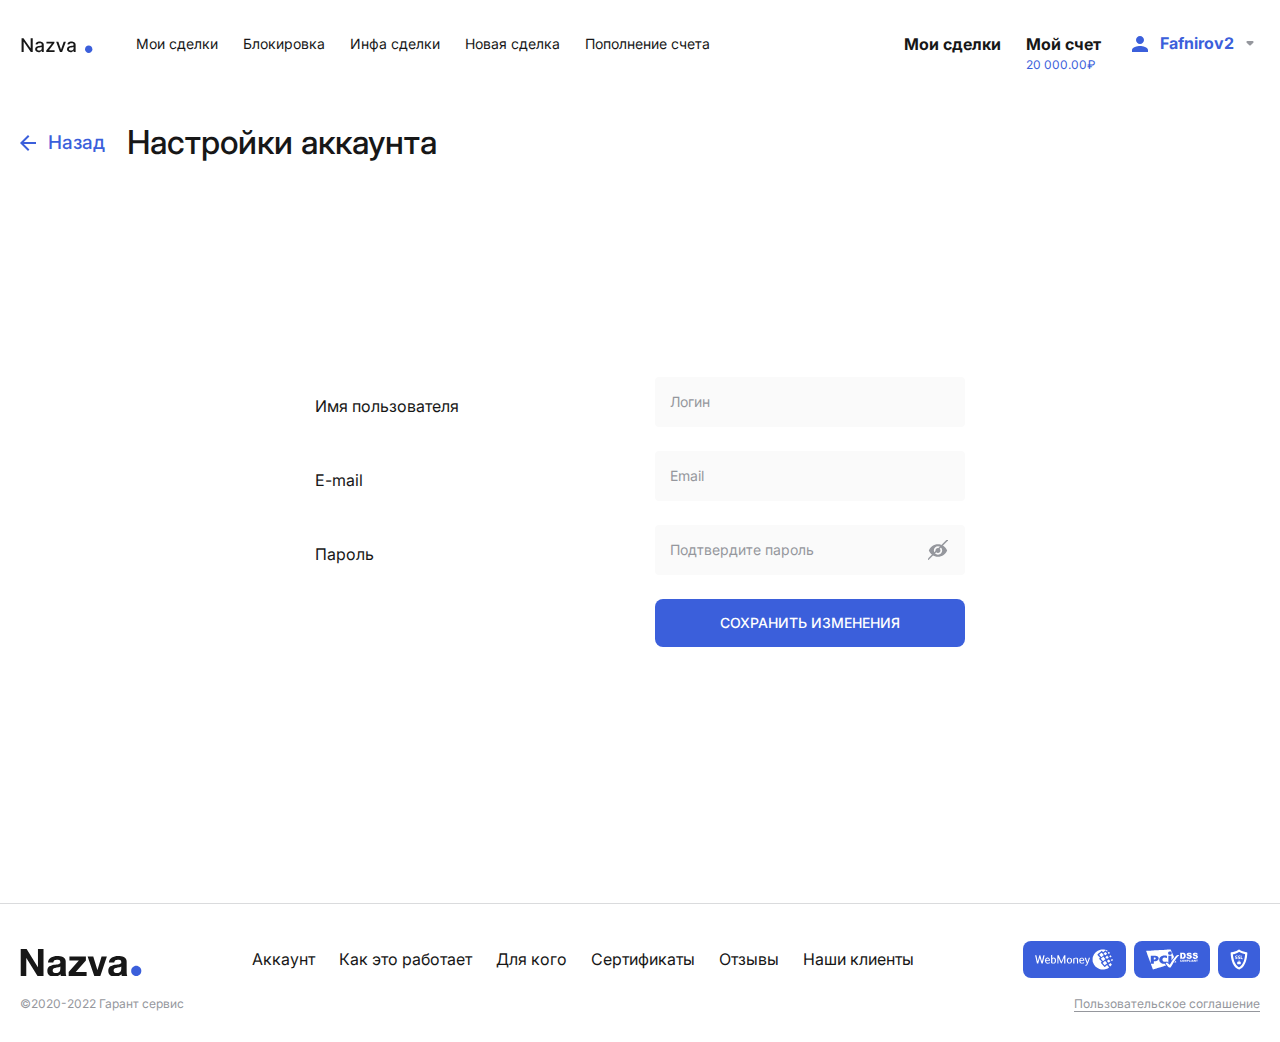
<file: account-settings.html>
<!DOCTYPE html>
<html lang="ru">
<head>
  <meta charset="UTF-8">
  <meta http-equiv="X-UA-Compatible" content="IE=edge">
  <meta name="viewport" content="width=device-width, initial-scale=1.0">
  <title>Аккаунт - настройки</title>

  <link rel="stylesheet" href="./assets/css/main.css">
</head>
<body class="do-css-hover accountPage">

  <!-- classes: style-home -->
  <header class="header" id="header">
    <div class="container">
      <div class="header-wrapper">
        <a class="header-logo" href="index.html">
          <img src="./assets/images/logo-header.svg" alt="">
        </a>
        <nav class="header-menu">
          <ul>
            <li><a href="./account-deals.html">Мои сделки</a></li>
            <li><a href="./account-blocked.html">Блокировка</a></li>
            <li><a href="./account-deal-info.html">Инфа сделки</a></li>
            <li><a href="./account-deal-new.html">Новая сделка</a></li>
            <li><a href="./account-payment-refill.html">Пополнение счета</a></li>
          </ul>
        </nav>
        <div class="header-accountControl">
          <div class="item">
            <a href="./account-deals.html" class="text-bold">Мои сделки</a>
          </div>
          <div class="item">
            <a href="./account-payments.html" class="text-bold">Мой счет</a>
            <p class="header-accountControl-userMoney">
              20 000.00₽
            </p>
          </div>
          <div class="item">
            <button class="header-accountControl-userMenu color-blue" type="button">
              <svg class="svg-user" width="16" height="16" viewBox="0 0 16 16" xmlns="http://www.w3.org/2000/svg">
                <path d="M8 8C10.21 8 12 6.21 12 4C12 1.79 10.21 0 8 0C5.79 0 4 1.79 4 4C4 6.21 5.79 8 8 8ZM8 10C5.33 10 0 11.34 0 14V16H16V14C16 11.34 10.67 10 8 10Z"/>
              </svg>
              <span class="user-name text-bold">Fafnirov2</span>
              <img src="./assets/images/arrow-list.svg" alt="">
              <ul class="sub-menu">
                <li><a href="./account-settings.html">Настройки</a></li>
                <li><a href="">Выйти</a></li>
              </ul>
            </button>
          </div>
        </div>
        <button type="button" class="header-burger">
          <span class="img"></span>
        </button>
      </div>
    </div>
  </header>

  <main>

    <div class="container">
      <div class="account-page-hat">
        <a href="" class="back">
          <img src="./assets/images/arrow-back.svg" alt="">
          Назад
        </a>
        <h1 class="account-page-title">
          Настройки аккаунта
        </h1>
      </div>
  
      <form class="accountSettings-form" method="post" action="#">
        <div class="row-style">
          <div class="col">
            <p class="title">
              Имя пользователя
            </p>
          </div>
          <div class="col">
            <label class="label">
              <span class="label-wrapper">
                <input type="text" placeholder="Логин">
              </span>
              <span class="label-error">
                Имеются ошибки в поле
              </span>
            </label>
          </div>
        </div>
  
        <div class="row-style">
          <div class="col">
            <p class="title">
              E-mail
            </p>
          </div>
          <div class="col">
            <label class="label">
              <span class="label-wrapper">
                <input type="email" placeholder="Email">
              </span>
              <span class="label-error">
                Имеются ошибки в поле
              </span>
            </label>
          </div>
        </div>
        
        <div class="row-style">
          <div class="col">
            <p class="title">
              Пароль
            </p>
          </div>
          <div class="col">
            <label class="label">
              <span class="label-wrapper">
                <input type="password" placeholder="Подтвердите пароль">
                <span class="input-control">
                  <span class="hide"><img src="./assets/images/eye-hide.svg" alt=""></span>
                  <span class="default"><img src="./assets/images/eye.svg" alt=""></span>
                </span>
              </span>
              <span class="label-error">
                Пароли не совпадают
              </span>
            </label>
          </div>
        </div>
  
        <div class="row-style">
          <div class="col">
  
          </div>
          <div class="col">
            <button class="button">
              Сохранить изменения
            </button>
          </div>
        </div>
      </form>
    </div>

  </main>

  <footer class="footer">
    <div class="container">
      <div class="footer-top">
        <a class="footer-logo" href="./index.html">
          <img src="./assets/images/logo-footer.svg" alt="">
        </a>
        <nav class="footer-navigation">
          <ul>
            <li><a href="./account-deals.html">Аккаунт</a></li>
            <li><a href="./page-howitwork.html">Как это работает</a></li>
            <li><a href="./page-forwhom.html">Для кого</a></li>
            <li><a href="./page-certificates.html">Сертификаты</a></li>
            <li><a href="./page-reviews.html">Отзывы</a></li>
            <li><a href="./page-clients.html">Наши клиенты</a></li>
          </ul>
        </nav>
        <div class="footer-paymentMethods">
          <div class="item">
            <img src="./assets/images/webmoney-white.svg" alt="">
          </div>
          <div class="item">
            <img src="./assets/images/pci-dss-white.svg" alt="">
          </div>
          <div class="item">
            <img src="./assets/images/ssl-white.svg" alt="">
          </div>
        </div>
      </div>
      <div class="footer-bottom">
        <p class="text-small">©2020-2022 Гарант сервис</p>
        <a href="./page-agreement.html" class="text-small">Пользовательское соглашение</a>
      </div>
    </div>
  </footer>

  <div class="popup" id="loginIn">
    <div class="popup-wrapper">
      <div class="popup-bg popup-close"></div>
      <div class="popup-inner">
        <div class="login-hat">
          <p class="login-title">Войти</p>
          <span class="popup-x popup-close">
            <span class="img" style="background-image: url('./assets/images/x-gray.svg');"></span>
          </span>
        </div>
        <form action="#" method="post" class="loginIn-form accountForm">
          <label class="label error">
            <span class="label-wrapper">
              <input type="text" placeholder="Логин">
            </span>
            <span class="label-error">
              Неверный логин
            </span>
          </label>
          <label class="label">
            <span class="label-wrapper">
              <input type="password" placeholder="Пароль">
              <span class="input-control">
                <span class="hide"><img src="./assets/images/eye-hide.svg" alt=""></span>
                <span class="default"><img src="./assets/images/eye.svg" alt=""></span>
              </span>
            </span>
            <span class="label-error">
              Неправильный пароль
            </span>
          </label>
          <button type="button" class="button">
            вОЙТИ
          </button>
          <div class="accountForm-bottom">
            <p>Нет учетной записи?</p>
            <a href="#" data-open_popup="signUp">Зарегистрировать</a>
          </div>
        </form>
      </div>
    </div>
  </div>

  <div class="popup" id="signUp">
    <div class="popup-wrapper">
      <div class="popup-bg popup-close"></div>
      <div class="popup-inner">
        <div class="login-hat">
          <p class="login-title">Регистрация</p>
          <span class="popup-x popup-close">
            <span class="img" style="background-image: url('./assets/images/x-gray.svg');"></span>
          </span>
        </div>
        <form action="#" method="post" class="signUp-form accountForm">
          <label class="label">
            <span class="label-wrapper">
              <input type="text" placeholder="Логин">
            </span>
            <span class="label-error">
              Имеются ошибки в поле
            </span>
          </label>
          <label class="label">
            <span class="label-wrapper">
              <input type="email" placeholder="Email">
            </span>
            <span class="label-error">
              Имеются ошибки в поле
            </span>
          </label>
          <label class="label">
            <span class="label-wrapper">
              <input type="password" placeholder="Пароль">
              <span class="input-control">
                <span class="hide"><img src="./assets/images/eye-hide.svg" alt=""></span>
                <span class="default"><img src="./assets/images/eye.svg" alt=""></span>
              </span>
            </span>
            <span class="label-error">
              Пароль слишком прост
            </span>
          </label>
          <label class="label">
            <span class="label-wrapper">
              <input type="password" placeholder="Подтвердите пароль">
              <span class="input-control">
                <span class="hide"><img src="./assets/images/eye-hide.svg" alt=""></span>
                <span class="default"><img src="./assets/images/eye.svg" alt=""></span>
              </span>
            </span>
            <span class="label-error">
              Пароли не совпадают
            </span>
          </label>
          <button type="button" class="button" data-open_popup="signUp">
            Создать аккаунт
          </button>
          <label class="label-check-mark">
            <input type="checkbox" name="confirm" checked>
            <span class="check-mark">
              <span class="img" style="background-image: url('./assets/images/check-mark.svg');"></span>
            </span>
            <span>Я ознакомлен c "<a href="./page-agreement.html">Пользовательским соглашением</a>"</span>
          </label>
          <div class="accountForm-bottom">
            <p>Уже есть аккаунт?</p>
            <a href="#" data-open_popup="loginIn">Войти</a>
          </div>
        </form>
      </div>
    </div>
  </div>

  <script src="./assets/js/jquery-3.6.1.min.js"></script>
  <script src="./assets/swiper/swiper-bundle.min.js"></script>
  <script src="./assets/js/main.js"></script>
</body>
</html>
</file>
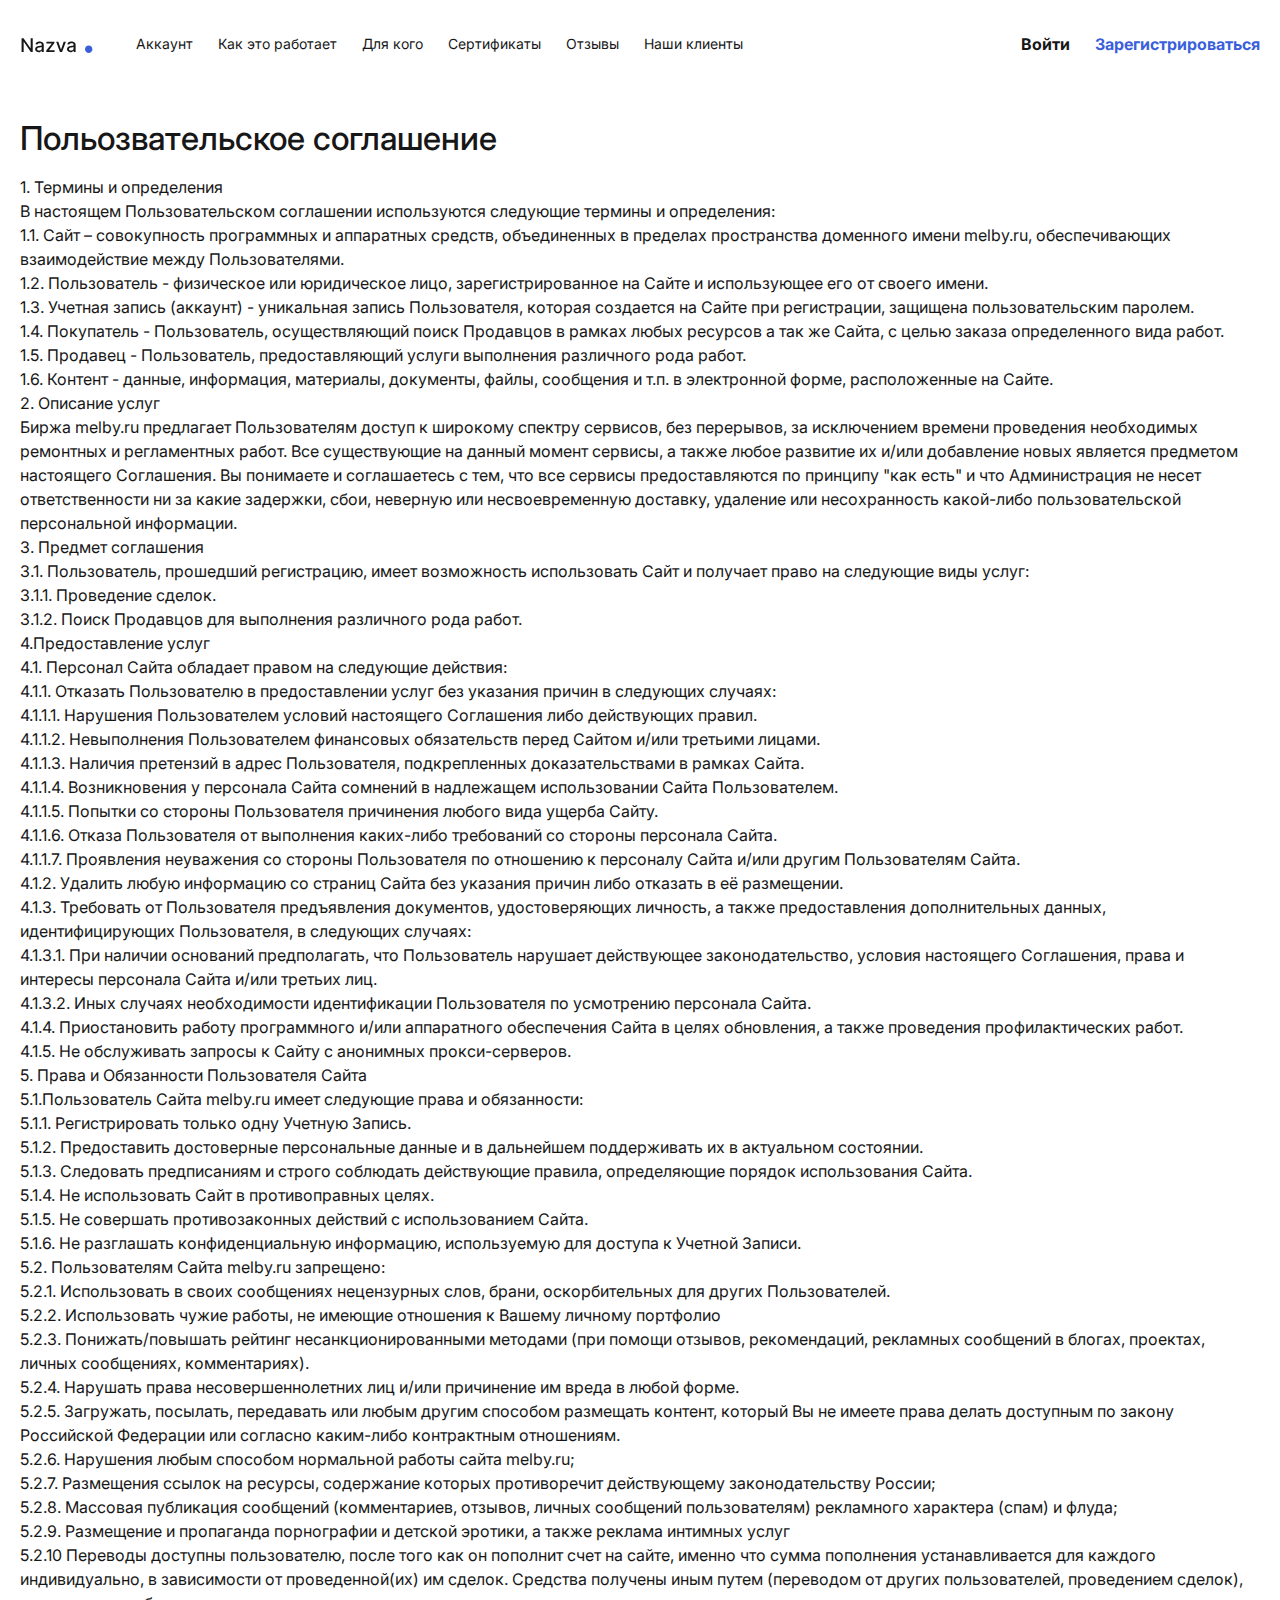
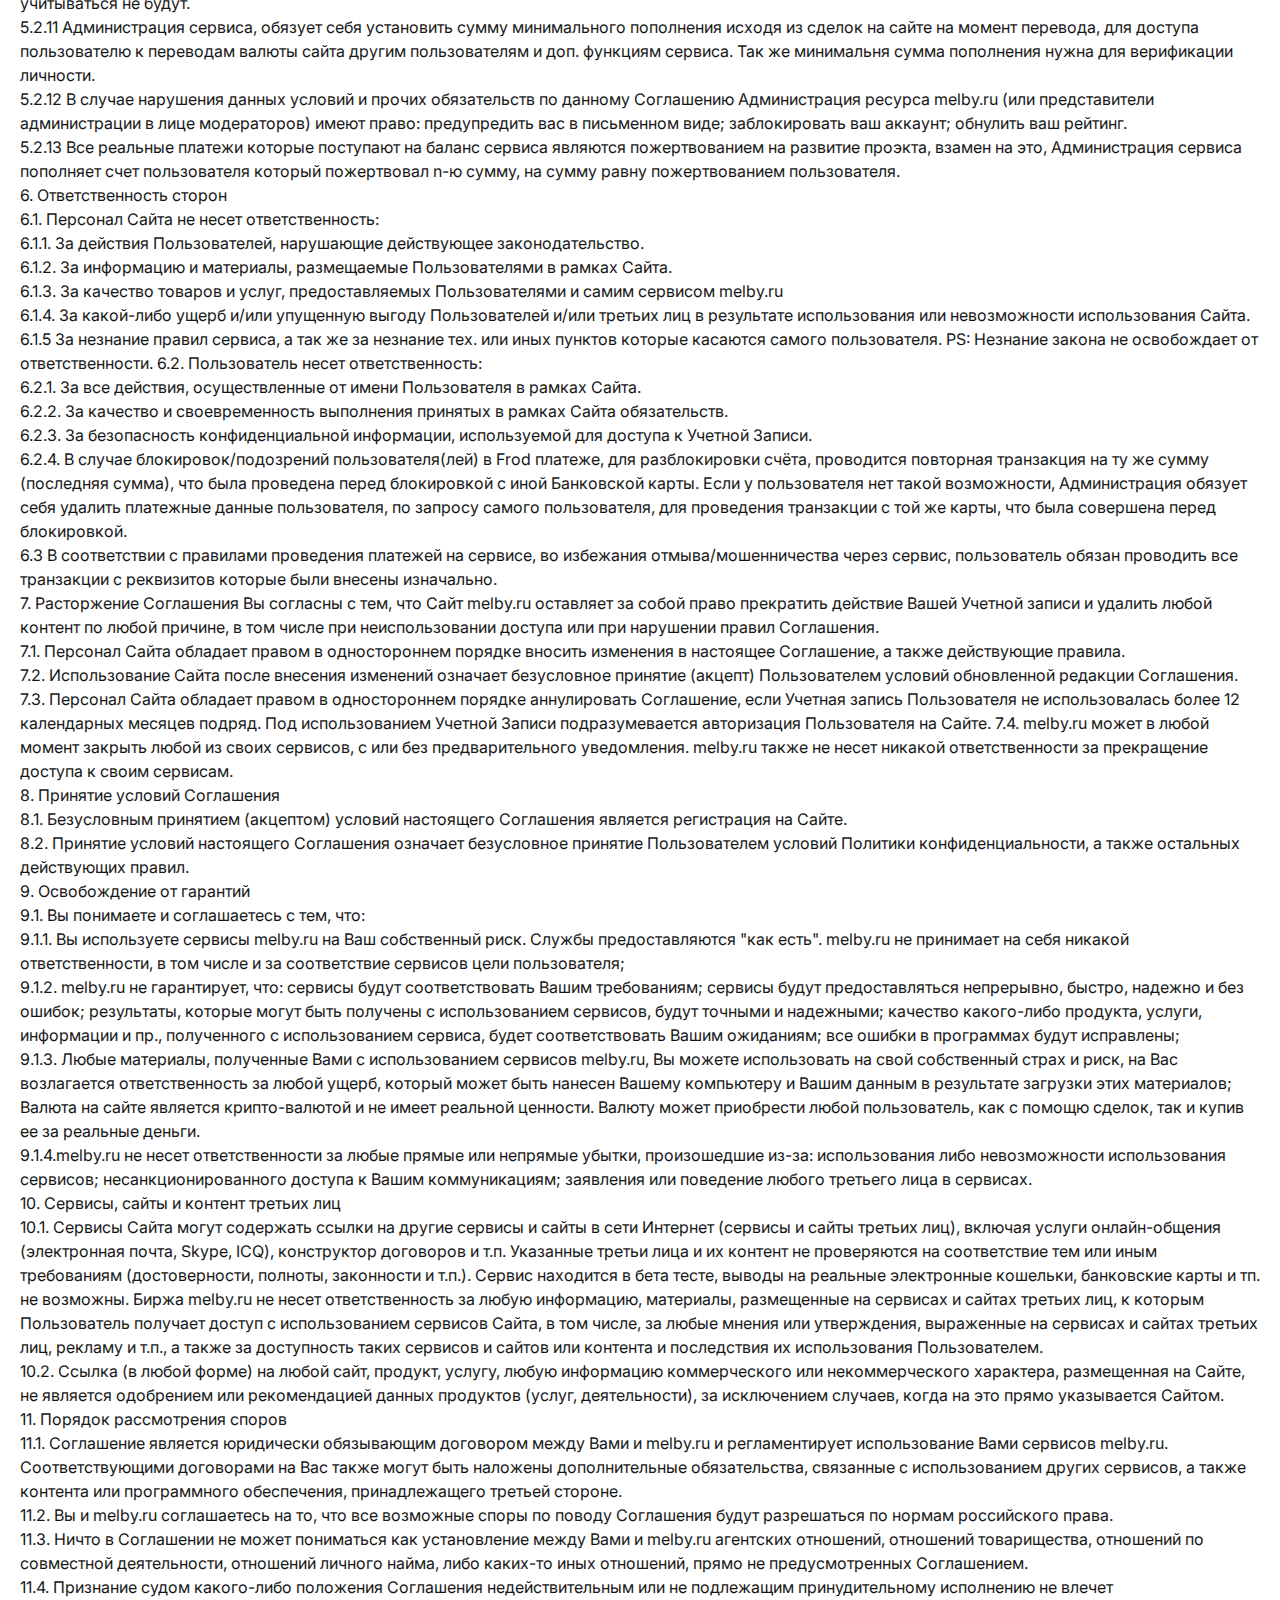
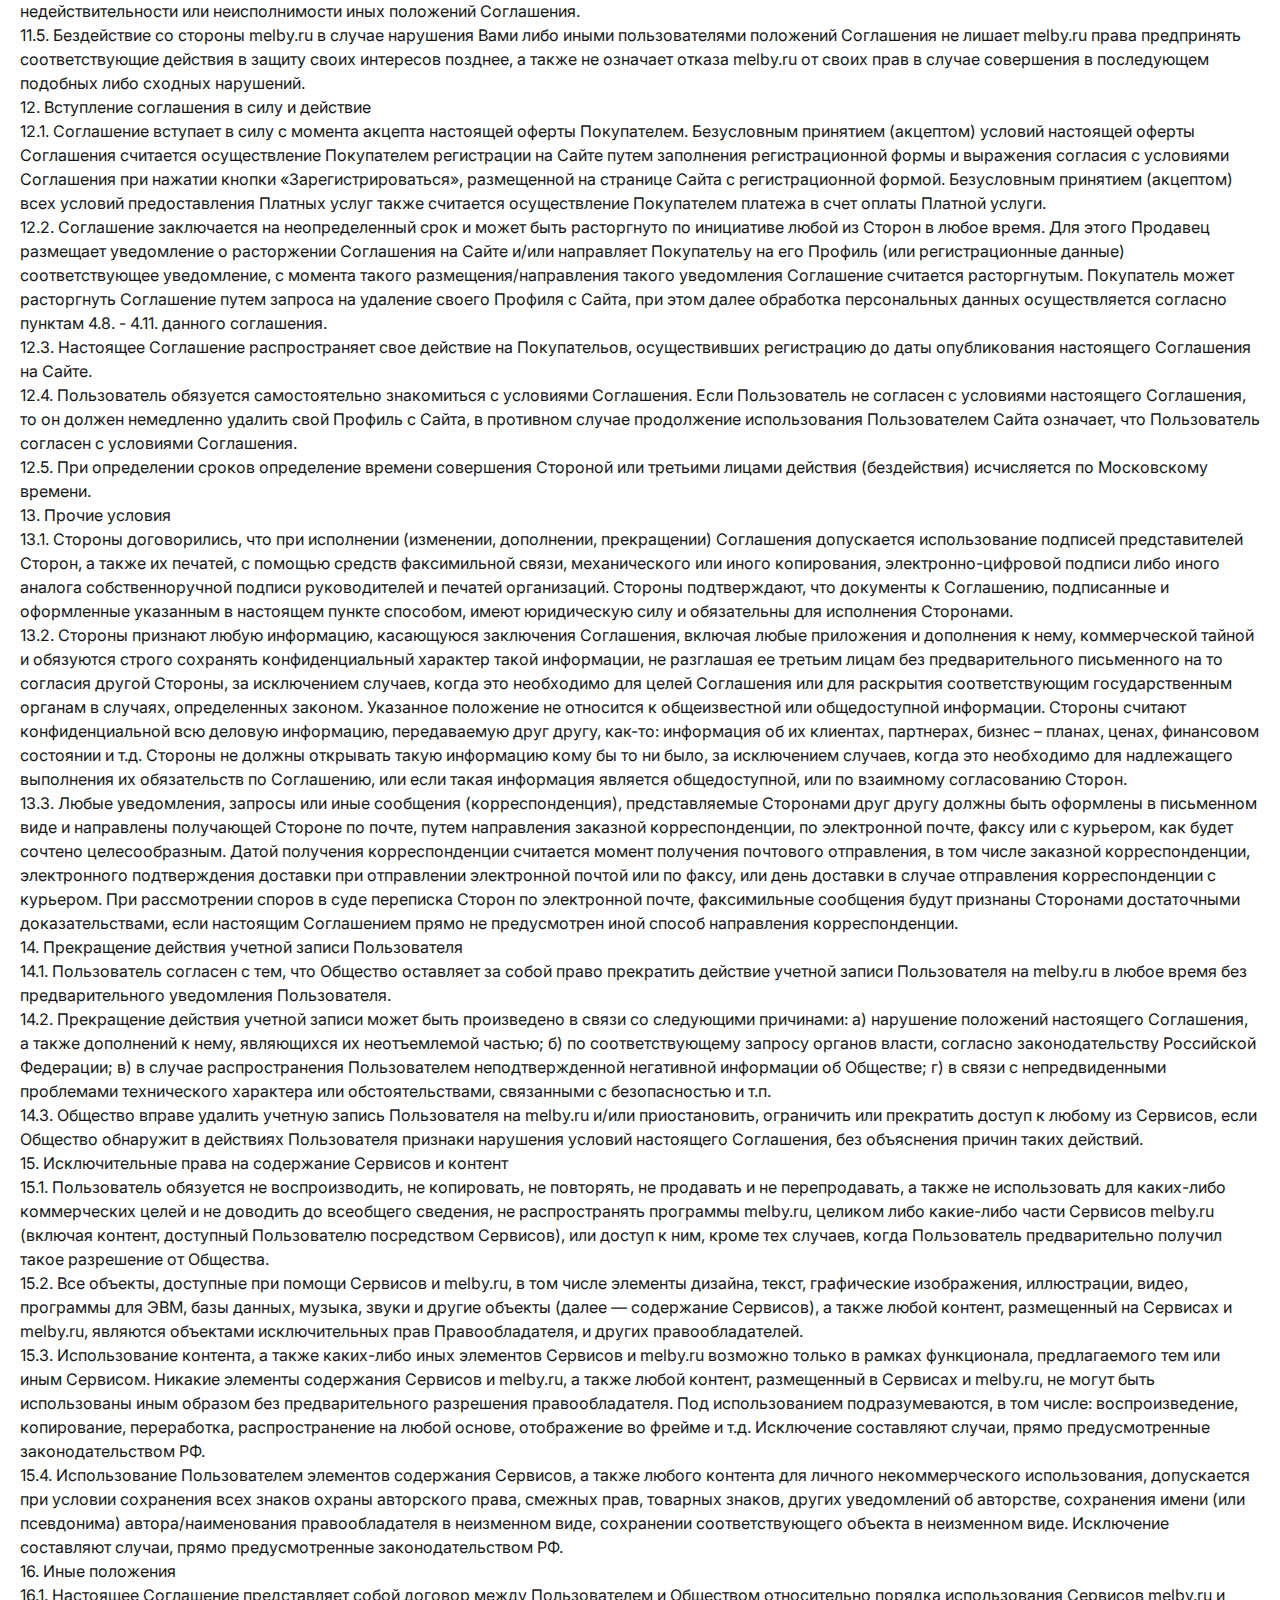
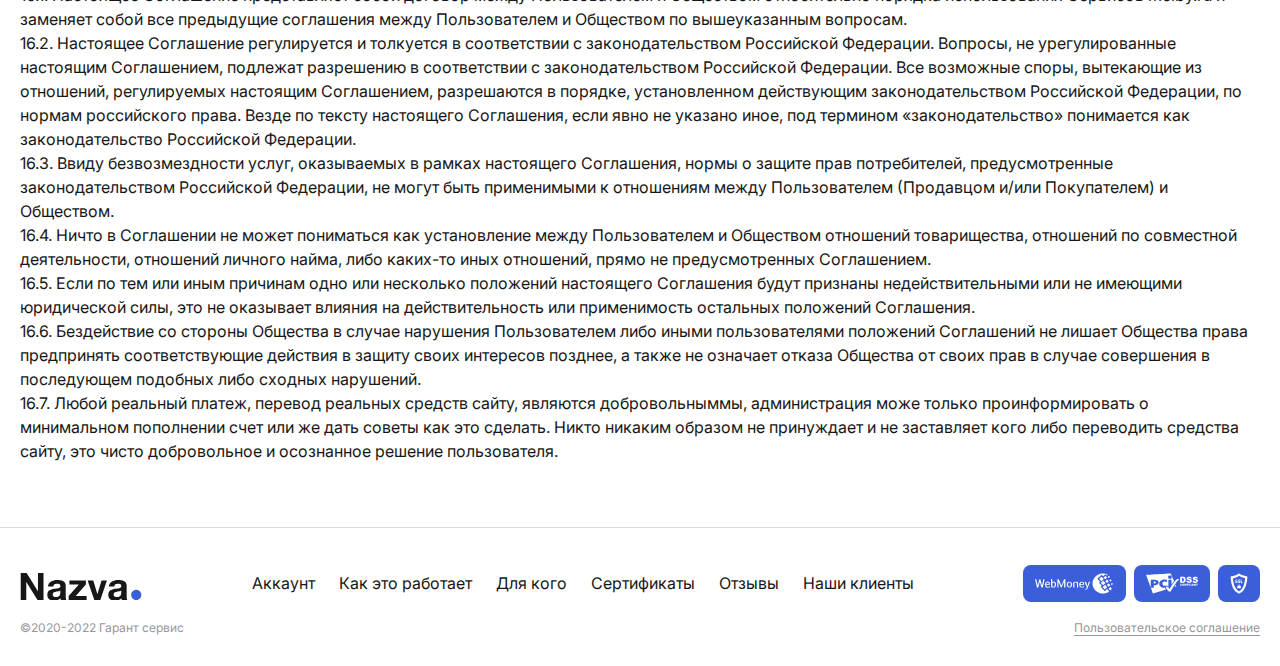
<file: page-agreement.html>
<!DOCTYPE html>
<html lang="ru">
<head>
  <meta charset="UTF-8">
  <meta http-equiv="X-UA-Compatible" content="IE=edge">
  <meta name="viewport" content="width=device-width, initial-scale=1.0">
  <title>Пользовательское согласие</title>

  <link rel="stylesheet" href="./assets/css/main.css">
</head>
<body class="do-css-hover">

  <!-- classes: style-home -->
  <header class="header" id="header">
    <div class="container">
      <div class="header-wrapper">
        <a class="header-logo" href="./index.html">
          <img src="./assets/images/logo-header.svg" alt="">
        </a>
        <nav class="header-menu">
          <ul>
            <li><a href="./account-deals.html">Аккаунт</a></li>
            <li><a href="./page-howitwork.html">Как это работает</a></li>
            <li><a href="./page-forwhom.html">Для кого</a></li>
            <li><a href="./page-certificates.html">Сертификаты</a></li>
            <li><a href="./page-reviews.html">Отзывы</a></li>
            <li><a href="./page-clients.html">Наши клиенты</a></li>
          </ul>
        </nav>
        <div class="header-accountControl">
          <div class="item">
            <a href="#" data-open_popup="loginIn" class="text-bold">Войти</a>
          </div>
          <div class="item">
            <a href="#" data-open_popup="signUp" class="color-blue text-bold">Зарегистрироваться</a>
          </div>
        </div>
        <button type="button" class="header-burger">
          <span class="img"></span>
        </button>
      </div>
    </div>
  </header>

  <main>

    <section class="pageContent">
      <div class="container">
        <h1>
          Польозвательское соглашение
        </h1>
        <div class="pageContent-wrapper">
          1. Термины и определения
          <br>В настоящем Пользовательском соглашении используются следующие термины и определения:
          <br>1.1. Сайт – совокупность программных и аппаратных средств, объединенных в пределах пространства доменного имени melby.ru, обеспечивающих взаимодействие между Пользователями.
          <br>1.2. Пользователь - физическое или юридическое лицо, зарегистрированное на Сайте и использующее его от своего имени.
          <br>1.3. Учетная запись (аккаунт) - уникальная запись Пользователя, которая создается на Сайте при регистрации, защищена пользовательским паролем.
          <br>1.4. Покупатель - Пользователь, осуществляющий поиск Продавцов в рамках любых ресурсов а так же Сайта, с целью заказа определенного вида работ.
          <br>1.5. Продавец - Пользователь, предоставляющий услуги выполнения различного рода работ.
          <br>1.6. Контент - данные, информация, материалы, документы, файлы, сообщения и т.п. в электронной форме, расположенные на Сайте.
          <br>2. Описание услуг
          <br>Биржа melby.ru предлагает Пользователям доступ к широкому спектру сервисов, без перерывов, за исключением времени проведения необходимых ремонтных и регламентных работ. Все существующие на данный момент сервисы, а также любое развитие их и/или добавление новых является предметом настоящего Соглашения. Вы понимаете и соглашаетесь с тем, что все сервисы предоставляются по принципу "как есть" и что Администрация не несет ответственности ни за какие задержки, сбои, неверную или несвоевременную доставку, удаление или несохранность какой-либо пользовательской персональной информации.
          <br>3. Предмет соглашения
          <br>3.1. Пользователь, прошедший регистрацию, имеет возможность использовать Сайт и получает право на следующие виды услуг:
          <br>3.1.1. Проведение сделок.
          <br>3.1.2. Поиск Продавцов для выполнения различного рода работ.
          <br>4.Предоставление услуг
          <br>4.1. Персонал Сайта обладает правом на следующие действия:
          <br>4.1.1. Отказать Пользователю в предоставлении услуг без указания причин в следующих случаях:
          <Br>4.1.1.1. Нарушения Пользователем условий настоящего Соглашения либо действующих правил.
          <br>4.1.1.2. Невыполнения Пользователем финансовых обязательств перед Сайтом и/или третьими лицами.
          <br>4.1.1.3. Наличия претензий в адрес Пользователя, подкрепленных доказательствами в рамках Сайта.
          <br>4.1.1.4. Возникновения у персонала Сайта сомнений в надлежащем использовании Сайта Пользователем.
          <br>4.1.1.5. Попытки со стороны Пользователя причинения любого вида ущерба Сайту.
          <br>4.1.1.6. Отказа Пользователя от выполнения каких-либо требований со стороны персонала Сайта.
          <br>4.1.1.7. Проявления неуважения со стороны Пользователя по отношению к персоналу Сайта и/или другим Пользователям Сайта.
          <br>4.1.2. Удалить любую информацию со страниц Сайта без указания причин либо отказать в её размещении.
          <br>4.1.3. Требовать от Пользователя предъявления документов, удостоверяющих личность, а также предоставления дополнительных данных, идентифицирующих Пользователя, в следующих случаях:
          <br>4.1.3.1. При наличии оснований предполагать, что Пользователь нарушает действующее законодательство, условия настоящего Соглашения, права и интересы персонала Сайта и/или третьих лиц.
          <br>4.1.3.2. Иных случаях необходимости идентификации Пользователя по усмотрению персонала Сайта.
          <br>4.1.4. Приостановить работу программного и/или аппаратного обеспечения Сайта в целях обновления, а также проведения профилактических работ.
          <br>4.1.5. Не обслуживать запросы к Сайту с анонимных прокси-серверов.
          <br>5. Права и Обязанности Пользователя Сайта
          <br>5.1.Пользователь Сайта melby.ru имеет следующие права и обязанности:
          <br>5.1.1. Регистрировать только одну Учетную Запись.
          <br>5.1.2. Предоставить достоверные персональные данные и в дальнейшем поддерживать их в актуальном состоянии.
          <br>5.1.3. Следовать предписаниям и строго соблюдать действующие правила, определяющие порядок использования Сайта.
          <br>5.1.4. Не использовать Сайт в противоправных целях.
          <br>5.1.5. Не совершать противозаконных действий с использованием Сайта.
          <br>5.1.6. Не разглашать конфиденциальную информацию, используемую для доступа к Учетной Записи.
          <br>5.2. Пользователям Сайта melby.ru запрещено:
          <br>5.2.1. Использовать в своих сообщениях нецензурных слов, брани, оскорбительных для других Пользователей.
          <br>5.2.2. Использовать чужие работы, не имеющие отношения к Вашему личному портфолио
          <br>5.2.3. Понижать/повышать рейтинг несанкционированными методами (при помощи отзывов, рекомендаций, рекламных сообщений в блогах, проектах, личных сообщениях, комментариях).
          <br>5.2.4. Нарушать права несовершеннолетних лиц и/или причинение им вреда в любой форме.
          <br>5.2.5. Загружать, посылать, передавать или любым другим способом размещать контент, который Вы не имеете права делать доступным по закону Российской Федерации или согласно каким-либо контрактным отношениям.
          <br>5.2.6. Нарушения любым способом нормальной работы сайта melby.ru;
          <br>5.2.7. Размещения ссылок на ресурсы, содержание которых противоречит действующему законодательству России;
          <br>5.2.8. Массовая публикация сообщений (комментариев, отзывов, личных сообщений пользователям) рекламного характера (спам) и флуда;
          <br>5.2.9. Размещение и пропаганда порнографии и детской эротики, а также реклама интимных услуг
          <br>5.2.10 Переводы доступны пользователю, после того как он пополнит счет на сайте, именно что сумма пополнения устанавливается для каждого индивидуально, в зависимости от проведенной(их) им сделок. Средства получены иным путем (переводом от других пользователей, проведением сделок), учитываться не будут.
          <br>5.2.11 Администрация сервиса, обязует себя установить сумму минимального пополнения исходя из сделок на сайте на момент перевода, для доступа пользователю к переводам валюты сайта другим пользователям и доп. функциям сервиса. Так же минимальня сумма пополнения нужна для верификации личности.
          <br>5.2.12 В случае нарушения данных условий и прочих обязательств по данному Соглашению Администрация ресурса melby.ru (или представители администрации в лице модераторов) имеют право:
          предупредить вас в письменном виде;
          заблокировать ваш аккаунт;
          обнулить ваш рейтинг.
          <br>5.2.13 Все реальные платежи которые поступают на баланс сервиса являются пожертвованием на развитие проэкта, взамен на это, Администрация сервиса пополняет счет пользователя который пожертвовал n-ю сумму, на сумму равну пожертвованием пользователя.
          <br>6. Ответственность сторон
          <br>6.1. Персонал Сайта не несет ответственность:
          <br>6.1.1. За действия Пользователей, нарушающие действующее законодательство.
          <br>6.1.2. За информацию и материалы, размещаемые Пользователями в рамках Сайта.
          <br>6.1.3. За качество товаров и услуг, предоставляемых Пользователями и самим сервисом melby.ru
          <br>6.1.4. За какой-либо ущерб и/или упущенную выгоду Пользователей и/или третьих лиц в результате использования или невозможности использования Сайта.
          <br>6.1.5 За незнание правил сервиса, а так же за незнание тех. или иных пунктов которые касаются самого пользователя. PS: Незнание закона не освобождает от ответственности. 6.2. Пользователь несет ответственность:
          <br>6.2.1. За все действия, осуществленные от имени Пользователя в рамках Сайта.
          <br>6.2.2. За качество и своевременность выполнения принятых в рамках Сайта обязательств.
          <br>6.2.3. За безопасность конфиденциальной информации, используемой для доступа к Учетной Записи.
          <br>6.2.4. В случае блокировок/подозрений пользователя(лей) в Frod платеже, для разблокировки счёта, проводится повторная транзакция на ту же сумму (последняя сумма), что была проведена перед блокировкой с иной Банковской карты. Если у пользователя нет такой возможности, Администрация обязует себя удалить платежные данные пользователя, по запросу самого пользователя, для проведения транзакции с той же карты, что была совершена перед блокировкой.
          <br>6.3 В соответствии с правилами проведения платежей на сервисе, во избежания отмыва/мошенничества через сервис, пользователь обязан проводить все транзакции с реквизитов которые были внесены изначально.
          <br>7. Расторжение Соглашения
          Вы согласны с тем, что Сайт melby.ru оставляет за собой право прекратить действие Вашей Учетной записи и удалить любой контент по любой причине, в том числе при неиспользовании доступа или при нарушении правил Соглашения.
          <br>7.1. Персонал Сайта обладает правом в одностороннем порядке вносить изменения в настоящее Соглашение, а также действующие правила.
          <br>7.2. Использование Сайта после внесения изменений означает безусловное принятие (акцепт) Пользователем условий обновленной редакции Соглашения.
          <br>7.3. Персонал Сайта обладает правом в одностороннем порядке аннулировать Соглашение, если Учетная запись Пользователя не использовалась более 12 календарных месяцев подряд. Под использованием Учетной Записи подразумевается авторизация Пользователя на Сайте. 7.4. melby.ru может в любой момент закрыть любой из своих сервисов, с или без предварительного уведомления. melby.ru также не несет никакой ответственности за прекращение доступа к своим сервисам.
          <br>8. Принятие условий Соглашения
          <br>8.1. Безусловным принятием (акцептом) условий настоящего Соглашения является регистрация на Сайте.
          <br>8.2. Принятие условий настоящего Соглашения означает безусловное принятие Пользователем условий Политики конфиденциальности, а также остальных действующих правил.
          <br>9. Освобождение от гарантий
          <br>9.1. Вы понимаете и соглашаетесь с тем, что:
          <br>9.1.1. Вы используете сервисы melby.ru на Ваш собственный риск. Службы предоставляются "как есть". melby.ru не принимает на себя никакой ответственности, в том числе и за соответствие сервисов цели пользователя;
          <br>9.1.2. melby.ru не гарантирует, что: сервисы будут соответствовать Вашим требованиям; сервисы будут предоставляться непрерывно, быстро, надежно и без ошибок; результаты, которые могут быть получены с использованием сервисов, будут точными и надежными; качество какого-либо продукта, услуги, информации и пр., полученного с использованием сервиса, будет соответствовать Вашим ожиданиям; все ошибки в программах будут исправлены;
          <br>9.1.3. Любые материалы, полученные Вами с использованием сервисов melby.ru, Вы можете использовать на свой собственный страх и риск, на Вас возлагается ответственность за любой ущерб, который может быть нанесен Вашему компьютеру и Вашим данным в результате загрузки этих материалов; Валюта на сайте является крипто-валютой и не имеет реальной ценности. Валюту может приобрести любой пользователь, как с помощю сделок, так и купив ее за реальные деньги.
          <br>9.1.4.melby.ru не несет ответственности за любые прямые или непрямые убытки, произошедшие из-за: использования либо невозможности использования сервисов; несанкционированного доступа к Вашим коммуникациям; заявления или поведение любого третьего лица в сервисах.
          <br>10. Сервисы, сайты и контент третьих лиц
          <br>10.1. Сервисы Сайта могут содержать ссылки на другие сервисы и сайты в сети Интернет (сервисы и сайты третьих лиц), включая услуги онлайн-общения (электронная почта, Skype, ICQ), конструктор договоров и т.п. Указанные третьи лица и их контент не проверяются на соответствие тем или иным требованиям (достоверности, полноты, законности и т.п.). Сервис находится в бета тесте, вывoды на реальные электронные кошельки, банковские карты и тп. не возможны. Биржа melby.ru не несет ответственность за любую информацию, материалы, размещенные на сервисах и сайтах третьих лиц, к которым Пользователь получает доступ с использованием сервисов Сайта, в том числе, за любые мнения или утверждения, выраженные на сервисах и сайтах третьих лиц, рекламу и т.п., а также за доступность таких сервисов и сайтов или контента и последствия их использования Пользователем.
          <br>10.2. Ссылка (в любой форме) на любой сайт, продукт, услугу, любую информацию коммерческого или некоммерческого характера, размещенная на Сайте, не является одобрением или рекомендацией данных продуктов (услуг, деятельности), за исключением случаев, когда на это прямо указывается Сайтом.
          <br>11. Порядок рассмотрения споров
          <br>11.1. Соглашение является юридически обязывающим договором между Вами и melby.ru и регламентирует использование Вами сервисов melby.ru. Соответствующими договорами на Вас также могут быть наложены дополнительные обязательства, связанные с использованием других сервисов, а также контента или программного обеспечения, принадлежащего третьей стороне.
          <br>11.2. Вы и melby.ru соглашаетесь на то, что все возможные споры по поводу Соглашения будут разрешаться по нормам российского права.
          <br>11.3. Ничто в Соглашении не может пониматься как установление между Вами и melby.ru агентских отношений, отношений товарищества, отношений по совместной деятельности, отношений личного найма, либо каких-то иных отношений, прямо не предусмотренных Соглашением.
          <br>11.4. Признание судом какого-либо положения Соглашения недействительным или не подлежащим принудительному исполнению не влечет недействительности или неисполнимости иных положений Соглашения.
          <br>11.5. Бездействие со стороны melby.ru в случае нарушения Вами либо иными пользователями положений Соглашения не лишает melby.ru права предпринять соответствующие действия в защиту своих интересов позднее, а также не означает отказа melby.ru от своих прав в случае совершения в последующем подобных либо сходных нарушений.
          <br>12. Вступление соглашения в силу и действие
          <br>12.1. Соглашение вступает в силу с момента акцепта настоящей оферты Покупателем. Безусловным принятием (акцептом) условий настоящей оферты Соглашения считается осуществление Покупателем регистрации на Сайте путем заполнения регистрационной формы и выражения согласия с условиями Соглашения при нажатии кнопки «Зарегистрироваться», размещенной на странице Сайта с регистрационной формой. Безусловным принятием (акцептом) всех условий предоставления Платных услуг также считается осуществление Покупателем платежа в счет оплаты Платной услуги.
          <br>12.2. Соглашение заключается на неопределенный срок и может быть расторгнуто по инициативе любой из Сторон в любое время. Для этого Продавец размещает уведомление о расторжении Соглашения на Сайте и/или направляет Покупательу на его Профиль (или регистрационные данные) соответствующее уведомление, с момента такого размещения/направления такого уведомления Соглашение считается расторгнутым. Покупатель может расторгнуть Соглашение путем запроса на удаление своего Профиля с Сайта, при этом далее обработка персональных данных осуществляется согласно пунктам 4.8. - 4.11. данного соглашения.
          <br>12.3. Настоящее Соглашение распространяет свое действие на Покупательов, осуществивших регистрацию до даты опубликования настоящего Соглашения на Сайте.
          <br>12.4. Пользователь обязуется самостоятельно знакомиться с условиями Соглашения. Если Пользователь не согласен с условиями настоящего Соглашения, то он должен немедленно удалить свой Профиль с Сайта, в противном случае продолжение использования Пользователем Сайта означает, что Пользователь согласен с условиями Соглашения.
          <br>12.5. При определении сроков определение времени совершения Стороной или третьими лицами действия (бездействия) исчисляется по Московскому времени.
          <br>13. Прочие условия
          <br>13.1. Стороны договорились, что при исполнении (изменении, дополнении, прекращении) Соглашения допускается использование подписей представителей Сторон, а также их печатей, с помощью средств факсимильной связи, механического или иного копирования, электронно-цифровой подписи либо иного аналога собственноручной подписи руководителей и печатей организаций. Стороны подтверждают, что документы к Соглашению, подписанные и оформленные указанным в настоящем пункте способом, имеют юридическую силу и обязательны для исполнения Сторонами.
          <br>13.2. Стороны признают любую информацию, касающуюся заключения Соглашения, включая любые приложения и дополнения к нему, коммерческой тайной и обязуются строго сохранять конфиденциальный характер такой информации, не разглашая ее третьим лицам без предварительного письменного на то согласия другой Стороны, за исключением случаев, когда это необходимо для целей Соглашения или для раскрытия соответствующим государственным органам в случаях, определенных законом. Указанное положение не относится к общеизвестной или общедоступной информации. Стороны считают конфиденциальной всю деловую информацию, передаваемую друг другу, как-то: информация об их клиентах, партнерах, бизнес – планах, ценах, финансовом состоянии и т.д. Стороны не должны открывать такую информацию кому бы то ни было, за исключением случаев, когда это необходимо для надлежащего выполнения их обязательств по Соглашению, или если такая информация является общедоступной, или по взаимному согласованию Сторон.
          <br>13.3. Любые уведомления, запросы или иные сообщения (корреспонденция), представляемые Сторонами друг другу должны быть оформлены в письменном виде и направлены получающей Стороне по почте, путем направления заказной корреспонденции, по электронной почте, факсу или с курьером, как будет сочтено целесообразным. Датой получения корреспонденции считается момент получения почтового отправления, в том числе заказной корреспонденции, электронного подтверждения доставки при отправлении электронной почтой или по факсу, или день доставки в случае отправления корреспонденции с курьером. При рассмотрении споров в cуде переписка Сторон по электронной почте, факсимильные сообщения будут признаны Сторонами достаточными доказательствами, если настоящим Соглашением прямо не предусмотрен иной способ направления корреспонденции.
          <br>14. Прекращение действия учетной записи Пользователя
          <br>14.1. Пользователь согласен с тем, что Общество оставляет за собой право прекратить действие учетной записи Пользователя на melby.ru в любое время без предварительного уведомления Пользователя.
          <br>14.2. Прекращение действия учетной записи может быть произведено в связи со следующими причинами: а) нарушение положений настоящего Соглашения, а также дополнений к нему, являющихся их неотъемлемой частью; б) по соответствующему запросу органов власти, согласно законодательству Российской Федерации; в) в случае распространения Пользователем неподтвержденной негативной информации об Обществе; г) в связи с непредвиденными проблемами технического характера или обстоятельствами, связанными с безопасностью и т.п.
          <br>14.3. Общество вправе удалить учетную запись Пользователя на melby.ru и/или приостановить, ограничить или прекратить доступ к любому из Сервисов, если Общество обнаружит в действиях Пользователя признаки нарушения условий настоящего Соглашения, без объяснения причин таких действий.
          <br>15. Исключительные права на содержание Сервисов и контент
          <br>15.1. Пользователь обязуется не воспроизводить, не копировать, не повторять, не продавать и не перепродавать, а также не использовать для каких-либо коммерческих целей и не доводить до всеобщего сведения, не распространять программы melby.ru, целиком либо какие-либо части Сервисов melby.ru (включая контент, доступный Пользователю посредством Сервисов), или доступ к ним, кроме тех случаев, когда Пользователь предварительно получил такое разрешение от Общества.
          <br>15.2. Все объекты, доступные при помощи Сервисов и melby.ru, в том числе элементы дизайна, текст, графические изображения, иллюстрации, видео, программы для ЭВМ, базы данных, музыка, звуки и другие объекты (далее — содержание Сервисов), а также любой контент, размещенный на Сервисах и melby.ru, являются объектами исключительных прав Правообладателя, и других правообладателей.
          <br>15.3. Использование контента, а также каких-либо иных элементов Сервисов и melby.ru возможно только в рамках функционала, предлагаемого тем или иным Сервисом. Никакие элементы содержания Сервисов и melby.ru, а также любой контент, размещенный в Сервисах и melby.ru, не могут быть использованы иным образом без предварительного разрешения правообладателя. Под использованием подразумеваются, в том числе: воспроизведение, копирование, переработка, распространение на любой основе, отображение во фрейме и т.д. Исключение составляют случаи, прямо предусмотренные законодательством РФ.
          <br>15.4. Использование Пользователем элементов содержания Сервисов, а также любого контента для личного некоммерческого использования, допускается при условии сохранения всех знаков охраны авторского права, смежных прав, товарных знаков, других уведомлений об авторстве, сохранения имени (или псевдонима) автора/наименования правообладателя в неизменном виде, сохранении соответствующего объекта в неизменном виде. Исключение составляют случаи, прямо предусмотренные законодательством РФ.
          <br>16. Иные положения
          <br>16.1. Настоящее Соглашение представляет собой договор между Пользователем и Обществом относительно порядка использования Сервисов melby.ru и заменяет собой все предыдущие соглашения между Пользователем и Обществом по вышеуказанным вопросам.
          <br>16.2. Настоящее Соглашение регулируется и толкуется в соответствии с законодательством Российской Федерации. Вопросы, не урегулированные настоящим Соглашением, подлежат разрешению в соответствии с законодательством Российской Федерации. Все возможные споры, вытекающие из отношений, регулируемых настоящим Соглашением, разрешаются в порядке, установленном действующим законодательством Российской Федерации, по нормам российского права. Везде по тексту настоящего Соглашения, если явно не указано иное, под термином «законодательство» понимается как законодательство Российской Федерации.
          <br>16.3. Ввиду безвозмездности услуг, оказываемых в рамках настоящего Соглашения, нормы о защите прав потребителей, предусмотренные законодательством Российской Федерации, не могут быть применимыми к отношениям между Пользователем (Продавцом и/или Покупателем) и Обществом.
          <br>16.4. Ничто в Соглашении не может пониматься как установление между Пользователем и Обществом отношений товарищества, отношений по совместной деятельности, отношений личного найма, либо каких-то иных отношений, прямо не предусмотренных Соглашением.
          <br>16.5. Если по тем или иным причинам одно или несколько положений настоящего Соглашения будут признаны недействительными или не имеющими юридической силы, это не оказывает влияния на действительность или применимость остальных положений Соглашения.
          <br>16.6. Бездействие со стороны Общества в случае нарушения Пользователем либо иными пользователями положений Соглашений не лишает Общества права предпринять соответствующие действия в защиту своих интересов позднее, а также не означает отказа Общества от своих прав в случае совершения в последующем подобных либо сходных нарушений.
          <br>16.7. Любой реальный платеж, перевод реальных средств сайту, являются добровольныммы, администрация може только проинформировать о минимальном пополнении счет или же дать советы как это сделать. Никто никаким образом не принуждает и не заставляет кого либо переводить средства сайту, это чисто добровольное и осознанное решение пользователя.
        </div>
      </div>
    </section>

  </main>

  <footer class="footer">
    <div class="container">
      <div class="footer-top">
        <a class="footer-logo" href="./index.html">
          <img src="./assets/images/logo-footer.svg" alt="">
        </a>
        <nav class="footer-navigation">
          <ul>
            <li><a href="./account-deals.html">Аккаунт</a></li>
            <li><a href="./page-howitwork.html">Как это работает</a></li>
            <li><a href="./page-forwhom.html">Для кого</a></li>
            <li><a href="./page-certificates.html">Сертификаты</a></li>
            <li><a href="./page-reviews.html">Отзывы</a></li>
            <li><a href="./page-clients.html">Наши клиенты</a></li>
          </ul>
        </nav>
        <div class="footer-paymentMethods">
          <div class="item">
            <img src="./assets/images/webmoney-white.svg" alt="">
          </div>
          <div class="item">
            <img src="./assets/images/pci-dss-white.svg" alt="">
          </div>
          <div class="item">
            <img src="./assets/images/ssl-white.svg" alt="">
          </div>
        </div>
      </div>
      <div class="footer-bottom">
        <p class="text-small">©2020-2022 Гарант сервис</p>
        <a href="./page-agreement.html" class="text-small">Пользовательское соглашение</a>
      </div>
    </div>
  </footer>

  <div class="popup" id="loginIn">
    <div class="popup-wrapper">
      <div class="popup-bg popup-close"></div>
      <div class="popup-inner">
        <div class="login-hat">
          <p class="login-title">Войти</p>
          <span class="popup-x popup-close">
            <span class="img" style="background-image: url('./assets/images/x-gray.svg');"></span>
          </span>
        </div>
        <form action="#" method="post" class="loginIn-form accountForm">
          <label class="label error">
            <span class="label-wrapper">
              <input type="text" placeholder="Логин">
            </span>
            <span class="label-error">
              Неверный логин
            </span>
          </label>
          <label class="label">
            <span class="label-wrapper">
              <input type="password" placeholder="Пароль">
              <span class="input-control">
                <span class="hide"><img src="./assets/images/eye-hide.svg" alt=""></span>
                <span class="default"><img src="./assets/images/eye.svg" alt=""></span>
              </span>
            </span>
            <span class="label-error">
              Неправильный пароль
            </span>
          </label>
          <button type="button" class="button">
            вОЙТИ
          </button>
          <div class="accountForm-bottom">
            <p>Нет учетной записи?</p>
            <a href="#" data-open_popup="signUp">Зарегистрировать</a>
          </div>
        </form>
      </div>
    </div>
  </div>

  <div class="popup" id="signUp">
    <div class="popup-wrapper">
      <div class="popup-bg popup-close"></div>
      <div class="popup-inner">
        <div class="login-hat">
          <p class="login-title">Регистрация</p>
          <span class="popup-x popup-close">
            <span class="img" style="background-image: url('./assets/images/x-gray.svg');"></span>
          </span>
        </div>
        <form action="#" method="post" class="signUp-form accountForm">
          <label class="label">
            <span class="label-wrapper">
              <input type="text" placeholder="Логин">
            </span>
            <span class="label-error">
              Имеются ошибки в поле
            </span>
          </label>
          <label class="label">
            <span class="label-wrapper">
              <input type="email" placeholder="Email">
            </span>
            <span class="label-error">
              Имеются ошибки в поле
            </span>
          </label>
          <label class="label">
            <span class="label-wrapper">
              <input type="password" placeholder="Пароль">
              <span class="input-control">
                <span class="hide"><img src="./assets/images/eye-hide.svg" alt=""></span>
                <span class="default"><img src="./assets/images/eye.svg" alt=""></span>
              </span>
            </span>
            <span class="label-error">
              Пароль слишком прост
            </span>
          </label>
          <label class="label">
            <span class="label-wrapper">
              <input type="password" placeholder="Подтвердите пароль">
              <span class="input-control">
                <span class="hide"><img src="./assets/images/eye-hide.svg" alt=""></span>
                <span class="default"><img src="./assets/images/eye.svg" alt=""></span>
              </span>
            </span>
            <span class="label-error">
              Пароли не совпадают
            </span>
          </label>
          <button type="button" class="button" data-open_popup="signUp">
            Создать аккаунт
          </button>
          <label class="label-check-mark">
            <input type="checkbox" name="confirm" checked>
            <span class="check-mark">
              <span class="img" style="background-image: url('./assets/images/check-mark.svg');"></span>
            </span>
            <span>Я ознакомлен c "<a href="./page-agreement.html">Пользовательским соглашением</a>"</span>
          </label>
          <div class="accountForm-bottom">
            <p>Уже есть аккаунт?</p>
            <a href="#" data-open_popup="loginIn">Войти</a>
          </div>
        </form>
      </div>
    </div>
  </div>

  <script src="./assets/js/jquery-3.6.1.min.js"></script>
  <script src="./assets/swiper/swiper-bundle.min.js"></script>
  <script src="./assets/js/main.js"></script>
</body>
</html>
</file>
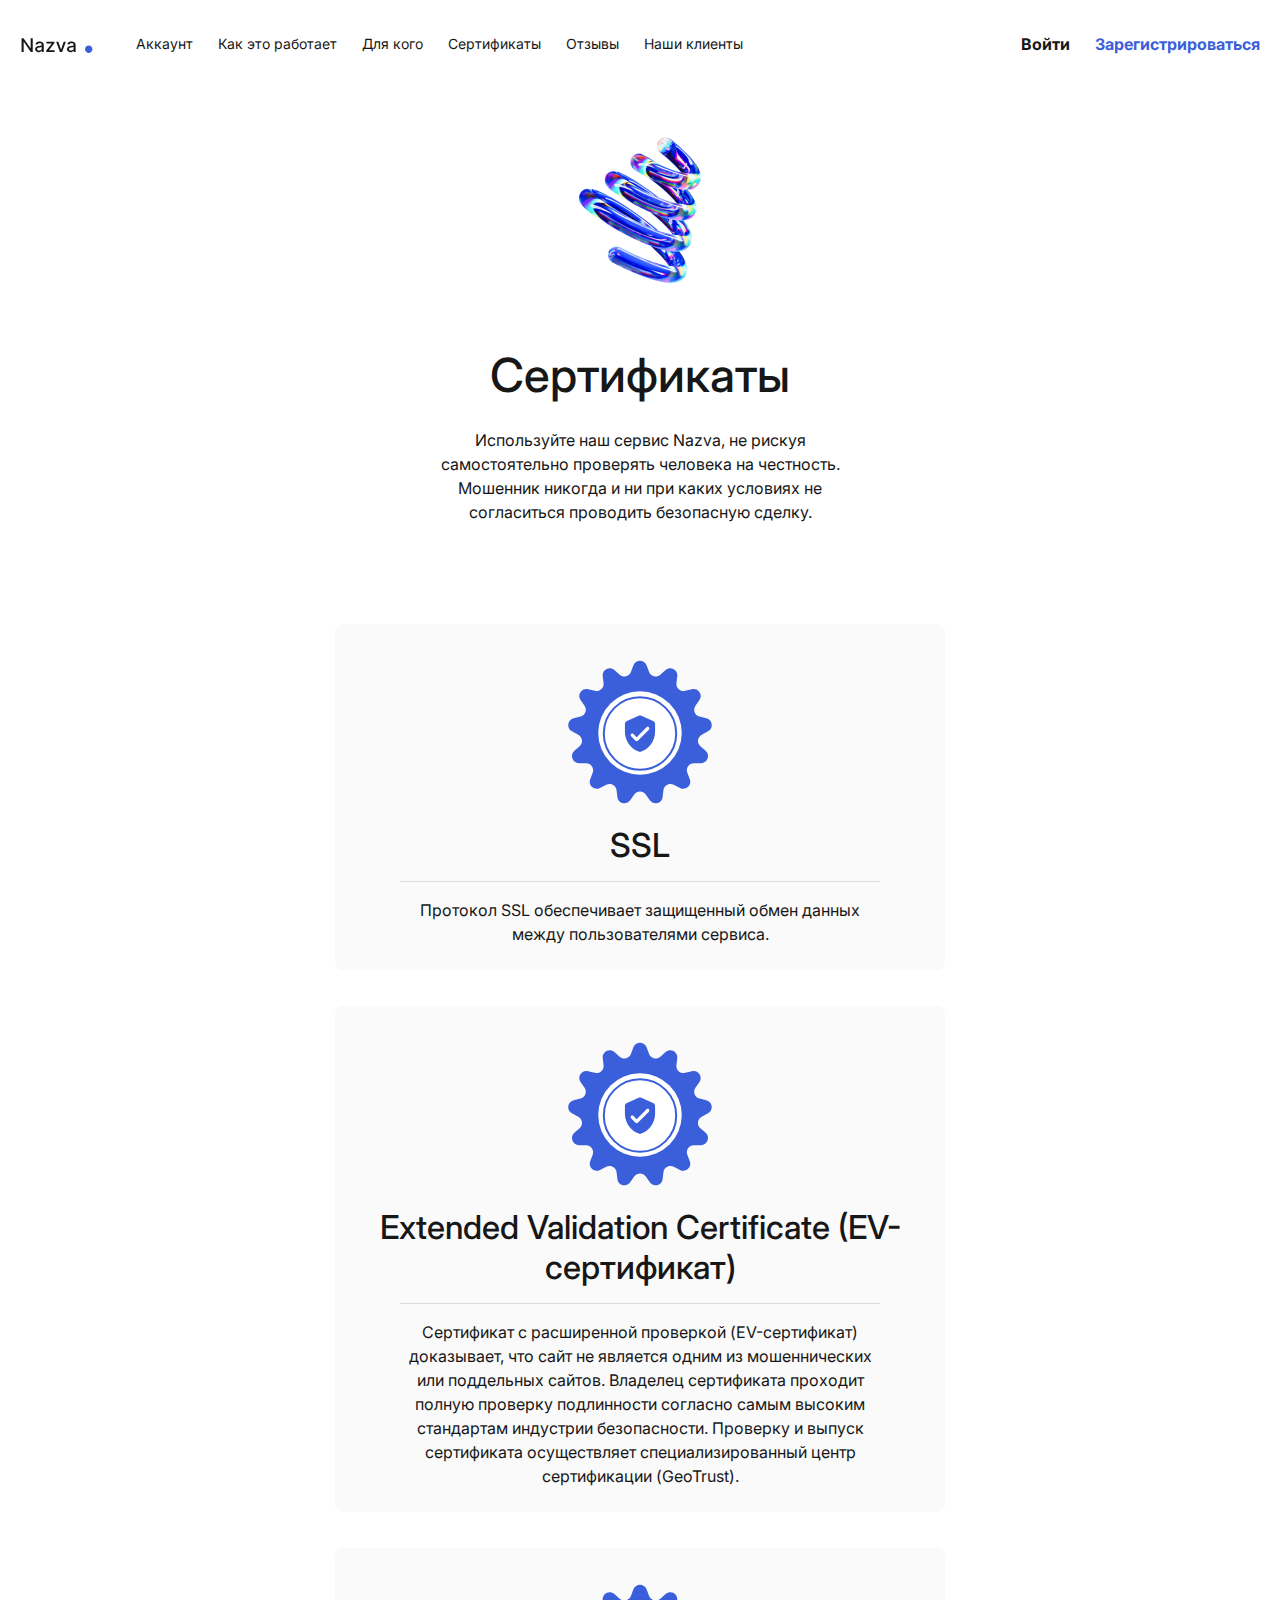
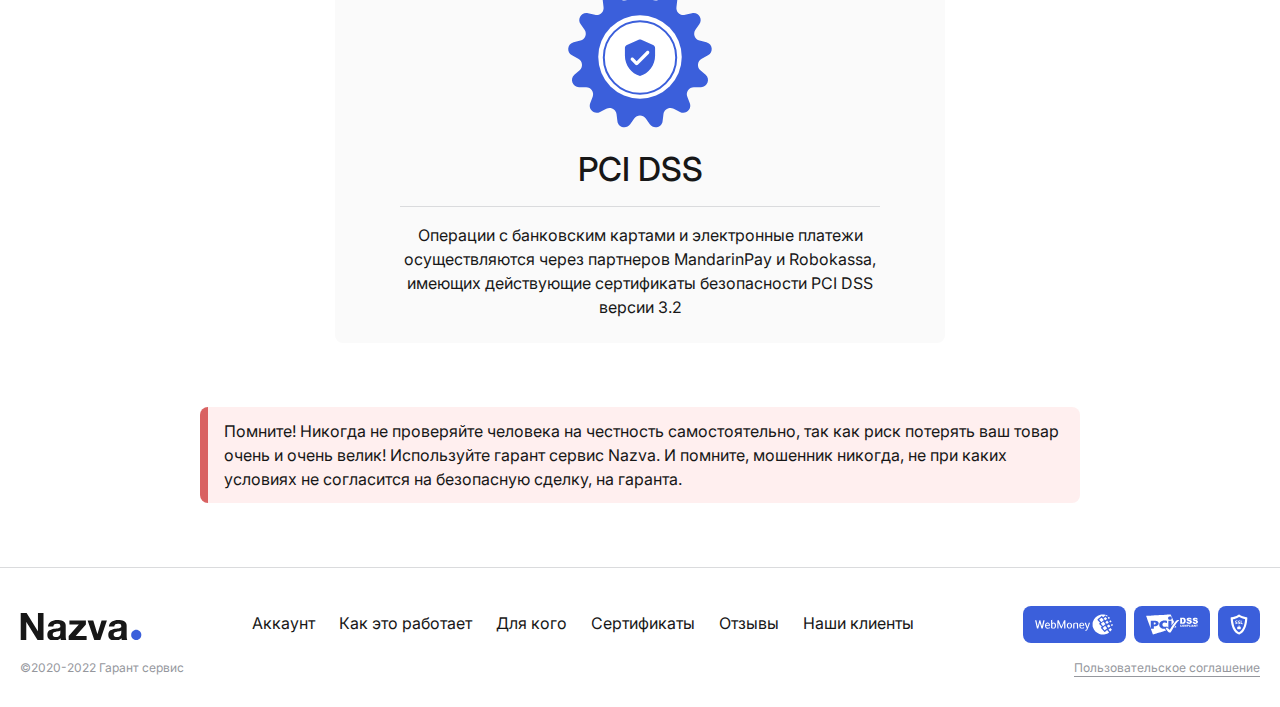
<file: page-certificates.html>
<!DOCTYPE html>
<html lang="ru">
<head>
  <meta charset="UTF-8">
  <meta http-equiv="X-UA-Compatible" content="IE=edge">
  <meta name="viewport" content="width=device-width, initial-scale=1.0">
  <title>Сертификаты</title>

  <link rel="stylesheet" href="./assets/css/main.css">
</head>
<body class="do-css-hover">

  <!-- classes: style-home -->
  <header class="header" id="header">
    <div class="container">
      <div class="header-wrapper">
        <a class="header-logo" href="./index.html">
          <img src="./assets/images/logo-header.svg" alt="">
        </a>
        <nav class="header-menu">
          <ul>
            <li><a href="./account-deals.html">Аккаунт</a></li>
            <li><a href="./page-howitwork.html">Как это работает</a></li>
            <li><a href="./page-forwhom.html">Для кого</a></li>
            <li><a href="./page-certificates.html">Сертификаты</a></li>
            <li><a href="./page-reviews.html">Отзывы</a></li>
            <li><a href="./page-clients.html">Наши клиенты</a></li>
          </ul>
        </nav>
        <div class="header-accountControl">
          <div class="item">
            <a href="#" data-open_popup="loginIn" class="text-bold">Войти</a>
          </div>
          <div class="item">
            <a href="#" data-open_popup="signUp" class="color-blue text-bold">Зарегистрироваться</a>
          </div>
        </div>
        <button type="button" class="header-burger">
          <span class="img"></span>
        </button>
      </div>
    </div>
  </header>

  <main>

    <section class="pageCover">
      <div class="container">
        <div class="pageCover-wrapper">
          <div class="pageCover-image">
            <div class="img-wrapper">
              <span class="img" style="background-image: url('./assets/images/certificates-diamond.png');"></span>
            </div>
          </div>
          <h1 class="pageCover-title">
            Сертификаты
          </h1>
          <p class="pageCover-description">
            Используйте наш сервис Nazva, не рискуя самостоятельно проверять человека на честность. Мошенник никогда и ни при каких условиях не согласиться проводить безопасную сделку.
          </p>
        </div>
      </div>
    </section>

    <section class="certificates">
      <div class="container">
        <h2></h2>
        <p class="certificates-description"></p>
        <div class="certificates-item">
          <div class="certificates-item-icon">
            <div class="img-wrapper">
              <span class="img" style="background-image: url('./assets/images/big-check-mark.svg');"></span>
            </div>
          </div>
          <h3 class="certificates-item-title">
            SSL
          </h3>
          <p class="certificates-item-text">
            Протокол SSL обеспечивает защищенный обмен данных между пользователями сервиса.
          </p>
        </div>
        <div class="certificates-item">
          <div class="certificates-item-icon">
            <div class="img-wrapper">
              <span class="img" style="background-image: url('./assets/images/big-check-mark.svg');"></span>
            </div>
          </div>
          <h3 class="certificates-item-title">
            Extended Validation Certificate (EV-сертификат)
          </h3>
          <p class="certificates-item-text">
            Сертификат с расширенной проверкой (EV-сертификат) доказывает, что сайт не является одним из мошеннических или поддельных сайтов. Владелец сертификата проходит полную проверку подлинности согласно самым высоким стандартам индустрии безопасности. Проверку и выпуск сертификата осуществляет специализированный центр сертификации (GeoTrust).
          </p>
        </div>
        <div class="certificates-item">
          <div class="certificates-item-icon">
            <div class="img-wrapper">
              <span class="img" style="background-image: url('./assets/images/big-check-mark.svg');"></span>
            </div>
          </div>
          <h3 class="certificates-item-title">
            PCI DSS
          </h3>
          <p class="certificates-item-text">
            Операции с банковским картами и электронные платежи осуществляются через партнеров MandarinPay и Robokassa, имеющих действующие сертификаты безопасности PCI DSS версии 3.2
          </p>
        </div>
      </div>
    </section>

    <section class="notice">
      <div class="container">
        <div class="alert alert-red with-bg">
          <p>
            Помните! Никогда не проверяйте человека на честность самостоятельно, так как риск потерять ваш товар очень и очень велик! Используйте гарант сервис Nazva. И помните, мошенник никогда, не при каких условиях не согласится на безопасную сделку, на гаранта.
          </p>
        </div>
      </div>
    </section>

  </main>

  <footer class="footer">
    <div class="container">
      <div class="footer-top">
        <a class="footer-logo" href="./index.html">
          <img src="./assets/images/logo-footer.svg" alt="">
        </a>
        <nav class="footer-navigation">
          <ul>
            <li><a href="./account-deals.html">Аккаунт</a></li>
            <li><a href="./page-howitwork.html">Как это работает</a></li>
            <li><a href="./page-forwhom.html">Для кого</a></li>
            <li><a href="./page-certificates.html">Сертификаты</a></li>
            <li><a href="./page-reviews.html">Отзывы</a></li>
            <li><a href="./page-clients.html">Наши клиенты</a></li>
          </ul>
        </nav>
        <div class="footer-paymentMethods">
          <div class="item">
            <img src="./assets/images/webmoney-white.svg" alt="">
          </div>
          <div class="item">
            <img src="./assets/images/pci-dss-white.svg" alt="">
          </div>
          <div class="item">
            <img src="./assets/images/ssl-white.svg" alt="">
          </div>
        </div>
      </div>
      <div class="footer-bottom">
        <p class="text-small">©2020-2022 Гарант сервис</p>
        <a href="./page-agreement.html" class="text-small">Пользовательское соглашение</a>
      </div>
    </div>
  </footer>

  <div class="popup" id="loginIn">
    <div class="popup-wrapper">
      <div class="popup-bg popup-close"></div>
      <div class="popup-inner">
        <div class="login-hat">
          <p class="login-title">Войти</p>
          <span class="popup-x popup-close">
            <span class="img" style="background-image: url('./assets/images/x-gray.svg');"></span>
          </span>
        </div>
        <form action="#" method="post" class="loginIn-form accountForm">
          <label class="label error">
            <span class="label-wrapper">
              <input type="text" placeholder="Логин">
            </span>
            <span class="label-error">
              Неверный логин
            </span>
          </label>
          <label class="label">
            <span class="label-wrapper">
              <input type="password" placeholder="Пароль">
              <span class="input-control">
                <span class="hide"><img src="./assets/images/eye-hide.svg" alt=""></span>
                <span class="default"><img src="./assets/images/eye.svg" alt=""></span>
              </span>
            </span>
            <span class="label-error">
              Неправильный пароль
            </span>
          </label>
          <button type="button" class="button">
            вОЙТИ
          </button>
          <div class="accountForm-bottom">
            <p>Нет учетной записи?</p>
            <a href="#" data-open_popup="signUp">Зарегистрировать</a>
          </div>
        </form>
      </div>
    </div>
  </div>

  <div class="popup" id="signUp">
    <div class="popup-wrapper">
      <div class="popup-bg popup-close"></div>
      <div class="popup-inner">
        <div class="login-hat">
          <p class="login-title">Регистрация</p>
          <span class="popup-x popup-close">
            <span class="img" style="background-image: url('./assets/images/x-gray.svg');"></span>
          </span>
        </div>
        <form action="#" method="post" class="signUp-form accountForm">
          <label class="label">
            <span class="label-wrapper">
              <input type="text" placeholder="Логин">
            </span>
            <span class="label-error">
              Имеются ошибки в поле
            </span>
          </label>
          <label class="label">
            <span class="label-wrapper">
              <input type="email" placeholder="Email">
            </span>
            <span class="label-error">
              Имеются ошибки в поле
            </span>
          </label>
          <label class="label">
            <span class="label-wrapper">
              <input type="password" placeholder="Пароль">
              <span class="input-control">
                <span class="hide"><img src="./assets/images/eye-hide.svg" alt=""></span>
                <span class="default"><img src="./assets/images/eye.svg" alt=""></span>
              </span>
            </span>
            <span class="label-error">
              Пароль слишком прост
            </span>
          </label>
          <label class="label">
            <span class="label-wrapper">
              <input type="password" placeholder="Подтвердите пароль">
              <span class="input-control">
                <span class="hide"><img src="./assets/images/eye-hide.svg" alt=""></span>
                <span class="default"><img src="./assets/images/eye.svg" alt=""></span>
              </span>
            </span>
            <span class="label-error">
              Пароли не совпадают
            </span>
          </label>
          <button type="button" class="button" data-open_popup="signUp">
            Создать аккаунт
          </button>
          <label class="label-check-mark">
            <input type="checkbox" name="confirm" checked>
            <span class="check-mark">
              <span class="img" style="background-image: url('./assets/images/check-mark.svg');"></span>
            </span>
            <span>Я ознакомлен c "<a href="./page-agreement.html">Пользовательским соглашением</a>"</span>
          </label>
          <div class="accountForm-bottom">
            <p>Уже есть аккаунт?</p>
            <a href="#" data-open_popup="loginIn">Войти</a>
          </div>
        </form>
      </div>
    </div>
  </div>

  <script src="./assets/js/jquery-3.6.1.min.js"></script>
  <script src="./assets/swiper/swiper-bundle.min.js"></script>
  <script src="./assets/js/main.js"></script>
</body>
</html>
</file>
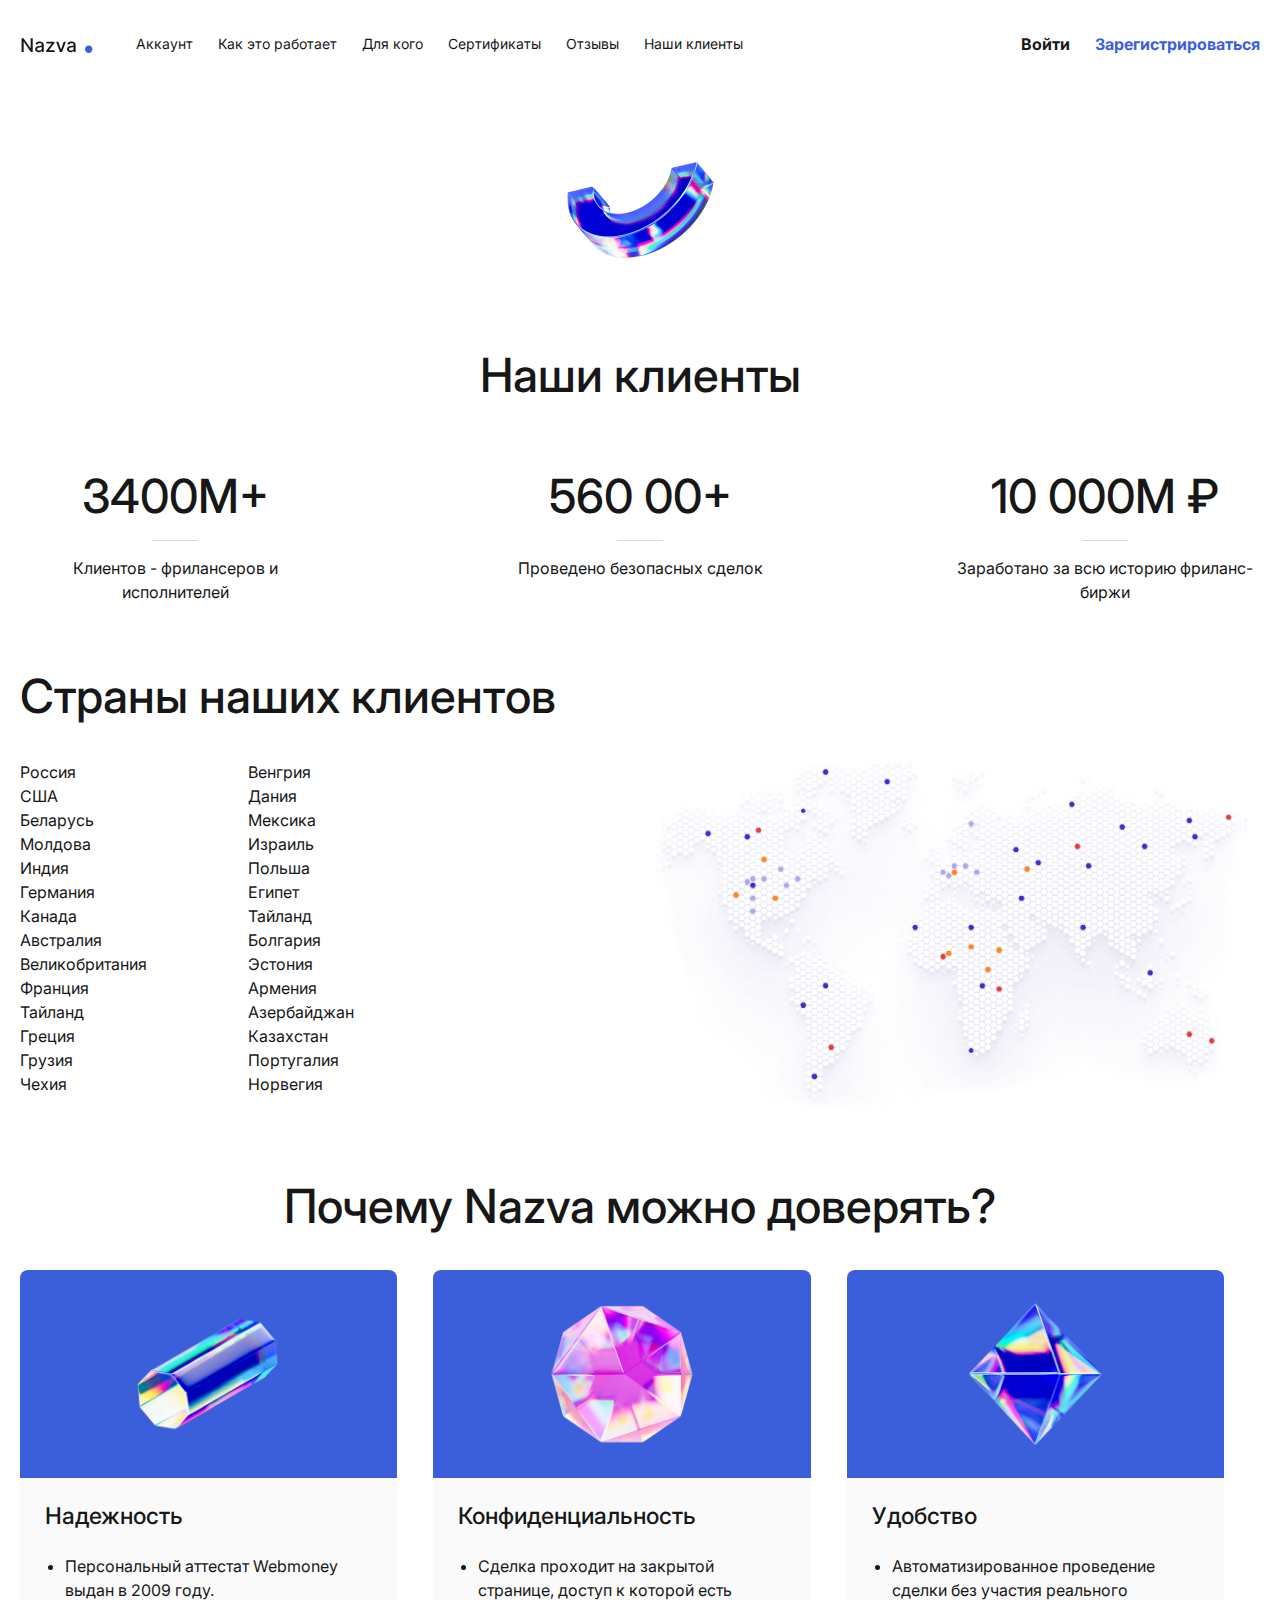
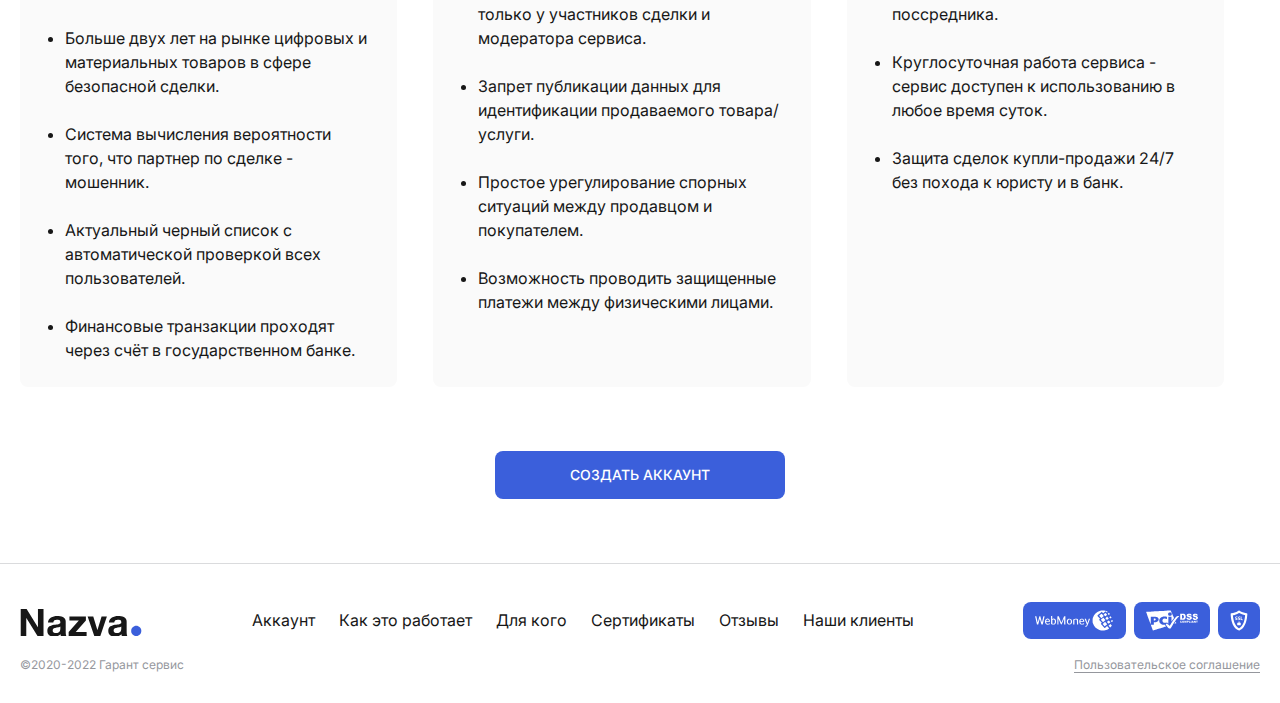
<file: page-clients.html>
<!DOCTYPE html>
<html lang="ru">
<head>
  <meta charset="UTF-8">
  <meta http-equiv="X-UA-Compatible" content="IE=edge">
  <meta name="viewport" content="width=device-width, initial-scale=1.0">
  <title>Клиенты</title>

  <link rel="stylesheet" href="./assets/css/main.css">
</head>
<body class="do-css-hover">

  <!-- classes: style-home -->
  <header class="header" id="header">
    <div class="container">
      <div class="header-wrapper">
        <a class="header-logo" href="./index.html">
          <img src="./assets/images/logo-header.svg" alt="">
        </a>
        <nav class="header-menu">
          <ul>
            <li><a href="./account-deals.html">Аккаунт</a></li>
            <li><a href="./page-howitwork.html">Как это работает</a></li>
            <li><a href="./page-forwhom.html">Для кого</a></li>
            <li><a href="./page-certificates.html">Сертификаты</a></li>
            <li><a href="./page-reviews.html">Отзывы</a></li>
            <li><a href="./page-clients.html">Наши клиенты</a></li>
          </ul>
        </nav>
        <div class="header-accountControl">
          <div class="item">
            <a href="#" data-open_popup="loginIn" class="text-bold">Войти</a>
          </div>
          <div class="item">
            <a href="#" data-open_popup="signUp" class="color-blue text-bold">Зарегистрироваться</a>
          </div>
        </div>
        <button type="button" class="header-burger">
          <span class="img"></span>
        </button>
      </div>
    </div>
  </header>

  <main>

    <section class="pageCover">
      <div class="container">
        <div class="pageCover-wrapper">
          <div class="pageCover-image">
            <div class="img-wrapper">
              <span class="img" style="background-image: url('./assets/images/clients-diamond.png');"></span>
            </div>
          </div>
          <h1 class="pageCover-title">
            Наши клиенты
          </h1>
        </div>
      </div>
    </section>

    <section class="factsGrid">
      <div class="container">
        <!-- <h2></h2> -->
        <div class="factsGrid-wrapper">
          
          <div class="factsGrid-item">
            <h3 class="title">
              3400М+
            </h3>
            <p class="text">
              Клиентов - фрилансеров и исполнителей
            </p>
          </div>
          
          <div class="factsGrid-item">
            <h3 class="title">
              560 00+
            </h3>
            <p class="text">
              Проведено безопасных сделок
            </p>
          </div>
          
          <div class="factsGrid-item">
            <h3 class="title">
              10 000М ₽
            </h3>
            <p class="text">
              Заработано за всю историю фриланс-биржи
            </p>
          </div>

        </div>
      </div>
    </section>

    <section class="map">
      <div class="container">
        <h2>
          Cтраны наших клиентов
        </h2>
        <div class="map-wrapper">
          <div class="map-countires">
            <ul>
              <li>Россия</li> 
              <li>США</li> 
              <li>Беларусь</li> 
              <li>Молдова</li> 
              <li>Индия</li>
              <li>Германия</li>
              <li>Канада</li>
              <li>Австралия</li>
              <li>Великобритания</li>
              <li>Франция</li>
              <li>Тайланд</li>
              <li>Греция</li>
              <li>Грузия</li>
              <li>Чехия</li>
            </ul>
            <ul>
              <li>Венгрия</li> 
              <li>Дания</li> 
              <li>Мексика</li>
              <li>Израиль</li>
              <li>Польша</li>
              <li>Египет</li>
              <li>Тайланд</li>
              <li>Болгария</li>
              <li>Эстония</li>
              <li>Армения</li>
              <li>Азербайджан</li>
              <li>Казахстан</li>
              <li>Португалия</li>
              <li>Норвегия</li>
            </ul>
          </div>
          <div class="map-image">
            <div class="img-wrapper">
              <span class="img" style="background-image: url('./assets/images/map.png');"></span>
            </div>
          </div>
        </div>
      </div>
    </section>

    <section class="facts">
      <div class="container">
        <h2>
          Почему Nazva можно доверять?
        </h2>
        <div class="facts-wrapper">

          <div class="facts-item">
            <div class="facts-item-image">
              <div class="img-wrapper">
                <span class="img" style="background-image: url('./assets/images/facts-01.png');"></span>
              </div>
            </div>
            <div class="facts-item-content">
              <h3 class="facts-item-title">
                Надежность
              </h3>
              <ul class="facts-item-list">
                <li>
                  Персональный аттестат Webmoney выдан в 2009 году.
                </li>
                <li>
                  Больше двух лет на рынке цифровых и материальных товаров в сфере безопасной сделки.
                </li>
                <li>
                  Система вычисления вероятности того, что партнер по сделке - мошенник.
                </li>
                <li>
                  Актуальный черный список с автоматической проверкой всех пользователей.
                </li>
                <li>
                  Финансовые транзакции проходят через счёт в государственном банке.
                </li>
              </ul>
            </div>
          </div>

          <div class="facts-item">
            <div class="facts-item-image">
              <div class="img-wrapper">
                <span class="img" style="background-image: url('./assets/images/facts-02.png');"></span>
              </div>
            </div>
            <div class="facts-item-content">
              <h3 class="facts-item-title">
                Конфиденциальность
              </h3>
              <ul class="facts-item-list">
                <li>
                  Сделка проходит на закрытой странице, доступ к которой есть только у участников сделки и модератора сервиса.
                </li>
                <li>
                  Запрет публикации данных для идентификации продаваемого товара/услуги.
                </li>
                <li>
                  Простое урегулирование спорных ситуаций между продавцом и покупателем.
                </li>
                <li>
                  Возможность проводить защищенные платежи между физическими лицами.
                </li>
              </ul>
            </div>
          </div>

          <div class="facts-item">
            <div class="facts-item-image">
              <div class="img-wrapper">
                <span class="img" style="background-image: url('./assets/images/facts-03.png');"></span>
              </div>
            </div>
            <div class="facts-item-content">
              <h3 class="facts-item-title">
                Удобство
              </h3>
              <ul class="facts-item-list">
                <li>
                  Автоматизированное проведение сделки без участия реального поссредника.
                </li>
                <li>
                  Круглосуточная работа сервиса - сервис доступен к использованию в любое время суток.
                </li>
                <li>
                  Защита сделок купли-продажи 24/7 без похода к юристу и в банк.
                </li>
              </ul>
            </div>
          </div>

        </div>
        <button type="button" class="button" data-open_popup="signUp">
          Создать аккаунт
        </button>
      </div>
    </section>

  </main>

  <footer class="footer">
    <div class="container">
      <div class="footer-top">
        <a class="footer-logo" href="./index.html">
          <img src="./assets/images/logo-footer.svg" alt="">
        </a>
        <nav class="footer-navigation">
          <ul>
            <li><a href="./account-deals.html">Аккаунт</a></li>
            <li><a href="./page-howitwork.html">Как это работает</a></li>
            <li><a href="./page-forwhom.html">Для кого</a></li>
            <li><a href="./page-certificates.html">Сертификаты</a></li>
            <li><a href="./page-reviews.html">Отзывы</a></li>
            <li><a href="./page-clients.html">Наши клиенты</a></li>
          </ul>
        </nav>
        <div class="footer-paymentMethods">
          <div class="item">
            <img src="./assets/images/webmoney-white.svg" alt="">
          </div>
          <div class="item">
            <img src="./assets/images/pci-dss-white.svg" alt="">
          </div>
          <div class="item">
            <img src="./assets/images/ssl-white.svg" alt="">
          </div>
        </div>
      </div>
      <div class="footer-bottom">
        <p class="text-small">©2020-2022 Гарант сервис</p>
        <a href="./page-agreement.html" class="text-small">Пользовательское соглашение</a>
      </div>
    </div>
  </footer>

  <div class="popup" id="loginIn">
    <div class="popup-wrapper">
      <div class="popup-bg popup-close"></div>
      <div class="popup-inner">
        <div class="login-hat">
          <p class="login-title">Войти</p>
          <span class="popup-x popup-close">
            <span class="img" style="background-image: url('./assets/images/x-gray.svg');"></span>
          </span>
        </div>
        <form action="#" method="post" class="loginIn-form accountForm">
          <label class="label error">
            <span class="label-wrapper">
              <input type="text" placeholder="Логин">
            </span>
            <span class="label-error">
              Неверный логин
            </span>
          </label>
          <label class="label">
            <span class="label-wrapper">
              <input type="password" placeholder="Пароль">
              <span class="input-control">
                <span class="hide"><img src="./assets/images/eye-hide.svg" alt=""></span>
                <span class="default"><img src="./assets/images/eye.svg" alt=""></span>
              </span>
            </span>
            <span class="label-error">
              Неправильный пароль
            </span>
          </label>
          <button type="button" class="button">
            вОЙТИ
          </button>
          <div class="accountForm-bottom">
            <p>Нет учетной записи?</p>
            <a href="#" data-open_popup="signUp">Зарегистрировать</a>
          </div>
        </form>
      </div>
    </div>
  </div>

  <div class="popup" id="signUp">
    <div class="popup-wrapper">
      <div class="popup-bg popup-close"></div>
      <div class="popup-inner">
        <div class="login-hat">
          <p class="login-title">Регистрация</p>
          <span class="popup-x popup-close">
            <span class="img" style="background-image: url('./assets/images/x-gray.svg');"></span>
          </span>
        </div>
        <form action="#" method="post" class="signUp-form accountForm">
          <label class="label">
            <span class="label-wrapper">
              <input type="text" placeholder="Логин">
            </span>
            <span class="label-error">
              Имеются ошибки в поле
            </span>
          </label>
          <label class="label">
            <span class="label-wrapper">
              <input type="email" placeholder="Email">
            </span>
            <span class="label-error">
              Имеются ошибки в поле
            </span>
          </label>
          <label class="label">
            <span class="label-wrapper">
              <input type="password" placeholder="Пароль">
              <span class="input-control">
                <span class="hide"><img src="./assets/images/eye-hide.svg" alt=""></span>
                <span class="default"><img src="./assets/images/eye.svg" alt=""></span>
              </span>
            </span>
            <span class="label-error">
              Пароль слишком прост
            </span>
          </label>
          <label class="label">
            <span class="label-wrapper">
              <input type="password" placeholder="Подтвердите пароль">
              <span class="input-control">
                <span class="hide"><img src="./assets/images/eye-hide.svg" alt=""></span>
                <span class="default"><img src="./assets/images/eye.svg" alt=""></span>
              </span>
            </span>
            <span class="label-error">
              Пароли не совпадают
            </span>
          </label>
          <button type="button" class="button" data-open_popup="signUp">
            Создать аккаунт
          </button>
          <label class="label-check-mark">
            <input type="checkbox" name="confirm" checked>
            <span class="check-mark">
              <span class="img" style="background-image: url('./assets/images/check-mark.svg');"></span>
            </span>
            <span>Я ознакомлен c "<a href="./page-agreement.html">Пользовательским соглашением</a>"</span>
          </label>
          <div class="accountForm-bottom">
            <p>Уже есть аккаунт?</p>
            <a href="#" data-open_popup="loginIn">Войти</a>
          </div>
        </form>
      </div>
    </div>
  </div>

  <script src="./assets/js/jquery-3.6.1.min.js"></script>
  <script src="./assets/swiper/swiper-bundle.min.js"></script>
  <script src="./assets/js/main.js"></script>
</body>
</html>
</file>
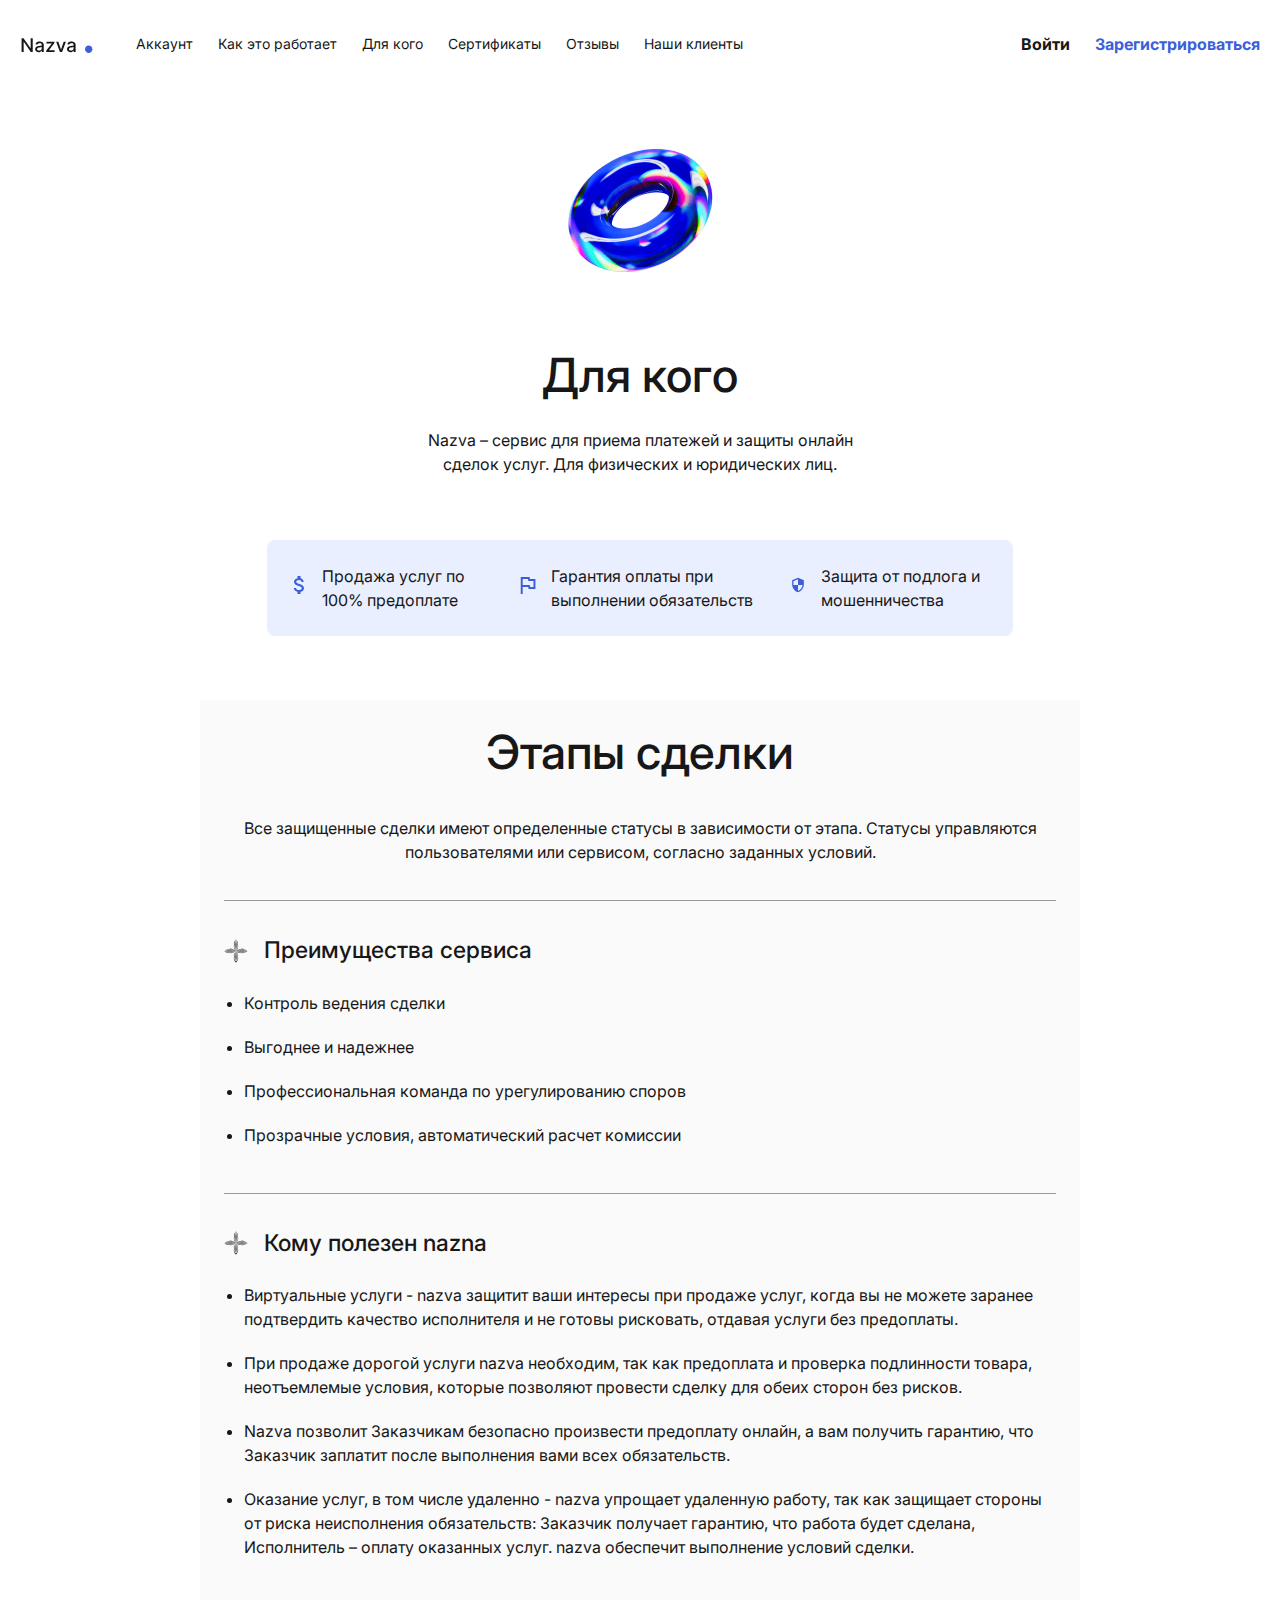
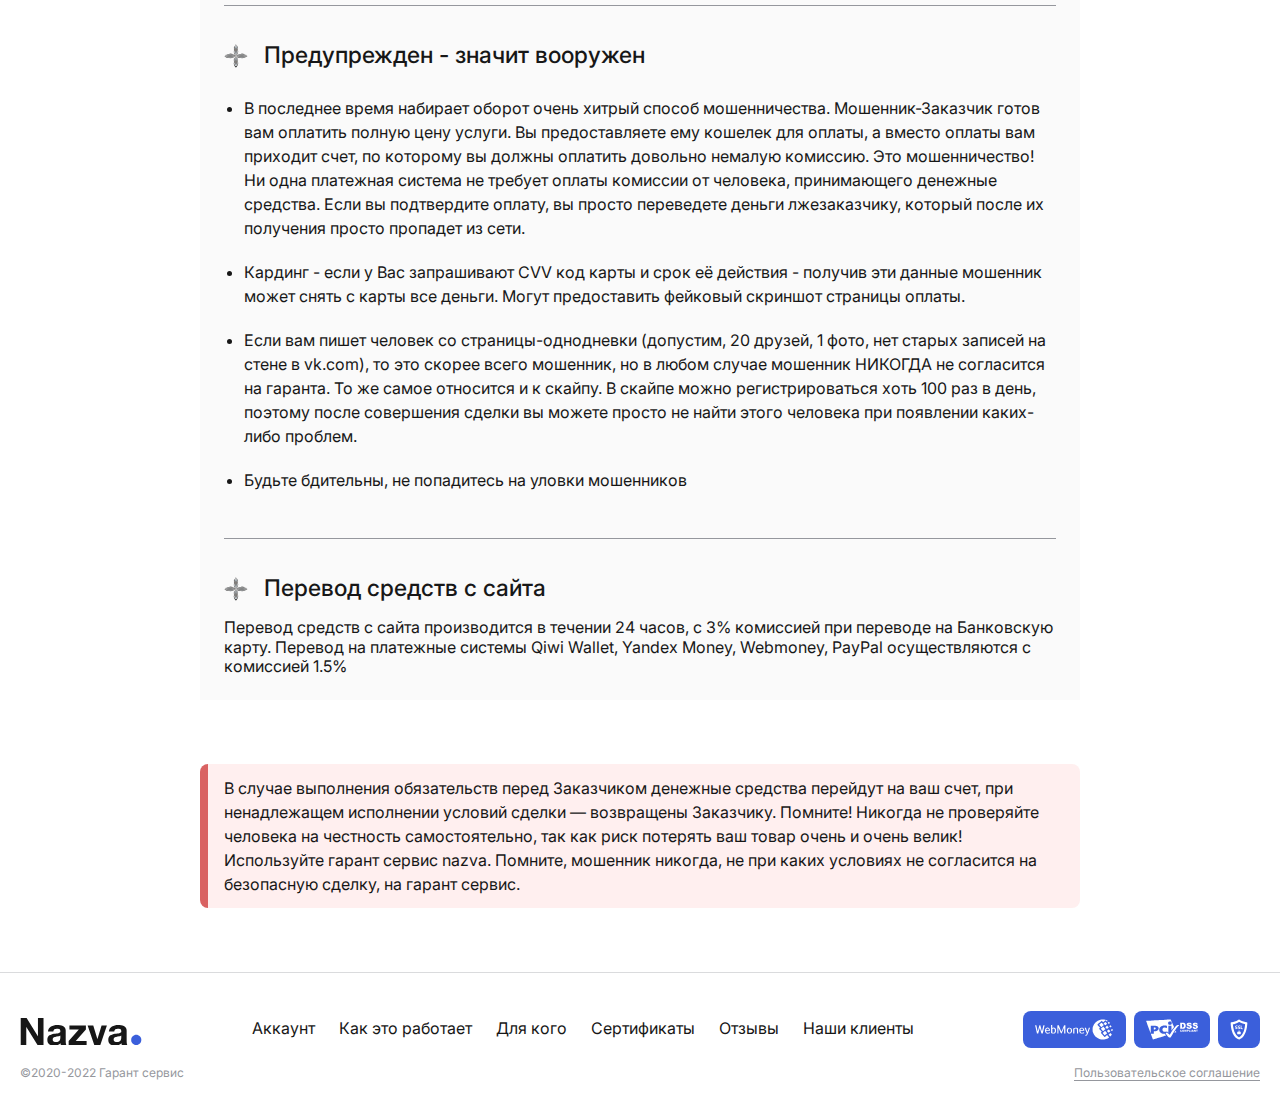
<file: page-forwhom.html>
<!DOCTYPE html>
<html lang="ru">
<head>
  <meta charset="UTF-8">
  <meta http-equiv="X-UA-Compatible" content="IE=edge">
  <meta name="viewport" content="width=device-width, initial-scale=1.0">
  <title>Для кого</title>

  <link rel="stylesheet" href="./assets/css/main.css">
</head>
<body class="do-css-hover">

  <!-- classes: style-home -->
  <header class="header" id="header">
    <div class="container">
      <div class="header-wrapper">
        <a class="header-logo" href="./index.html">
          <img src="./assets/images/logo-header.svg" alt="">
        </a>
        <nav class="header-menu">
          <ul>
            <li><a href="./account-deals.html">Аккаунт</a></li>
            <li><a href="./page-howitwork.html">Как это работает</a></li>
            <li><a href="./page-forwhom.html">Для кого</a></li>
            <li><a href="./page-certificates.html">Сертификаты</a></li>
            <li><a href="./page-reviews.html">Отзывы</a></li>
            <li><a href="./page-clients.html">Наши клиенты</a></li>
          </ul>
        </nav>
        <div class="header-accountControl">
          <div class="item">
            <a href="#" data-open_popup="loginIn" class="text-bold">Войти</a>
          </div>
          <div class="item">
            <a href="#" data-open_popup="signUp" class="color-blue text-bold">Зарегистрироваться</a>
          </div>
        </div>
        <button type="button" class="header-burger">
          <span class="img"></span>
        </button>
      </div>
    </div>
  </header>

  <main>

    <section class="pageCover">
      <div class="container">
        <div class="pageCover-wrapper">
          <div class="pageCover-image">
            <div class="img-wrapper">
              <span class="img" style="background-image: url('./assets/images/forwhom-diamond.png');"></span>
            </div>
          </div>
          <h1 class="pageCover-title">
            Для кого
          </h1>
          <p class="pageCover-description">
            Nazva – сервис для приема платежей и защиты онлайн сделок услуг. Для физических и юридических лиц.
          </p>
        </div>
      </div>
    </section>

    <section class="factsMini">
      <div class="container">
        <!-- <h2></h2> -->
        <!-- <p class="factsMini-description"></p> -->
        <div class="factsMini-box">

          <div class="factsMini-item">
            <div class="icon">
              <svg class="svg-dollar" width="11" height="18" viewBox="0 0 11 18" xmlns="http://www.w3.org/2000/svg">
                <path d="M5.50031 14.1C3.44031 14.1 2.63031 13.18 2.52031 12H0.320312C0.440312 14.19 2.08031 15.42 4.00031 15.83V18H7.00031V15.85C8.95031 15.48 10.5003 14.35 10.5003 12.3C10.5003 9.46 8.07031 8.49 5.80031 7.9C3.53031 7.31 2.80031 6.7 2.80031 5.75C2.80031 4.66 3.81031 3.9 5.50031 3.9C7.28031 3.9 7.94031 4.75 8.00031 6H10.2103C10.1403 4.28 9.09031 2.7 7.00031 2.19V0H4.00031V2.16C2.06031 2.58 0.500312 3.84 0.500312 5.77C0.500312 8.08 2.41031 9.23 5.20031 9.9C7.70031 10.5 8.20031 11.38 8.20031 12.31C8.20031 13 7.71031 14.1 5.50031 14.1Z"/>
              </svg>
            </div>
            <p class="text">
              Продажа услуг по 100% предоплате
            </p>
          </div>

          <div class="factsMini-item">
            <div class="icon">
              <svg class="svg-flag" width="16" height="17" viewBox="0 0 16 17" xmlns="http://www.w3.org/2000/svg">
                <path d="M7.94757 2L8.33959 4H13.4751V10H10.1821L9.79007 8H2.69448V2H7.94757ZM9.55485 0H0.734375V17H2.69448V10H8.18278L8.5748 12H15.4352V2H9.94687L9.55485 0Z"/>
              </svg>
            </div>
            <p class="text">
              Гарантия оплаты при выполнении обязательств
            </p>
          </div>

          <div class="factsMini-item">
            <div class="icon">
              <svg class="svg-protected" width="13" height="16" viewBox="0 0 13 16" xmlns="http://www.w3.org/2000/svg">
                <path d="M6.50776 0.666748L0.627441 3.33341V7.33341C0.627441 11.0334 3.13638 14.4934 6.50776 15.3334C9.87914 14.4934 12.3881 11.0334 12.3881 7.33341V3.33341L6.50776 0.666748ZM6.50776 7.99341H11.0813C10.7351 10.7401 8.93829 13.1867 6.50776 13.9534V8.00008H1.93418V4.20008L6.50776 2.12675V7.99341Z"/>
              </svg>
            </div>
            <p class="text">
              Защита от подлога и мошенничества
            </p>
          </div>

        </div>
      </div>
    </section>

    <section class="structuredInfo">
      <div class="container">
        <div class="structuredInfo-wrapper">
          <h2>
            Этапы сделки
          </h2>
          <p class="structuredInfo-description">
            Все защищенные сделки имеют определенные статусы в зависимости от этапа. Статусы управляются пользователями или сервисом, согласно заданных условий.
          </p>
          <div class="structuredInfo-box">
  
            <div class="structuredInfo-item">
              <div class="hat">
                <div class="icon">
                  <img src="./assets/images/cross.png" alt="">
                </div>
                <h3 class="title">
                  Преимущества сервиса
                </h3>
              </div>
              <div class="content">
                <ul>
                  <li>
                    Контроль ведения сделки
                  </li>
                  <li>
                    Выгоднее и надежнее
                  </li>
                  <li>
                    Профессиональная команда по урегулированию споров
                  </li>
                  <li>
                    Прозрачные условия, автоматический расчет комиссии
                  </li>
                </ul>
              </div>
            </div>
  
            <div class="structuredInfo-item">
              <div class="hat">
                <div class="icon">
                  <img src="./assets/images/cross.png" alt="">
                </div>
                <h3 class="title">
                  Кому полезен nazna
                </h3>
              </div>
              <div class="content">
                <ul>
                  <li>
                    Виртуальные услуги - nazva защитит ваши интересы при продаже услуг, когда вы не можете заранее подтвердить качество исполнителя и не готовы рисковать, отдавая услуги без предоплаты.
                  </li>
                  <li>
                    При продаже дорогой услуги nazva необходим, так как предоплата и проверка подлинности товара, неотъемлемые условия, которые позволяют провести сделку для обеих сторон без рисков.
                  </li>
                  <li>
                    Nazva позволит Заказчикам безопасно произвести предоплату онлайн, а вам получить гарантию, что Заказчик заплатит после выполнения вами всех обязательств.
                  </li>
                  <li>
                    Оказание услуг, в том числе удаленно - nazva упрощает удаленную работу, так как защищает стороны от риска неисполнения обязательств: Заказчик получает гарантию, что работа будет сделана, Исполнитель – оплату оказанных услуг. nazva обеспечит выполнение условий сделки.
                  </li>
                </ul>
              </div>
            </div>
  
            <div class="structuredInfo-item">
              <div class="hat">
                <div class="icon">
                  <img src="./assets/images/cross.png" alt="">
                </div>
                <h3 class="title">
                  Предупрежден - значит вооружен
                </h3>
              </div>
              <div class="content">
                <ul>
                  <li>
                    В последнее время набирает оборот очень хитрый способ мошенничества. Мошенник-Заказчик готов вам оплатить полную цену услуги. Вы предоставляете ему кошелек для оплаты, а вместо оплаты вам приходит счет, по которому вы должны оплатить довольно немалую комиссию. Это мошенничество! Ни одна платежная система не требует оплаты комиссии от человека, принимающего денежные средства. Если вы подтвердите оплату, вы просто переведете деньги лжезаказчику, который после их получения просто пропадет из сети.
                  </li>
                  <li>
                    Кардинг - если у Вас запрашивают CVV код карты и срок её действия - получив эти данные мошенник может снять с карты все деньги. Могут предоставить фейковый скриншот страницы оплаты.
                  </li>
                  <li>
                    Если вам пишет человек со страницы-однодневки (допустим, 20 друзей, 1 фото, нет старых записей на стене в vk.com), то это скорее всего мошенник, но в любом случае мошенник НИКОГДА не согласится на гаранта. То же самое относится и к скайпу. В скайпе можно регистрироваться хоть 100 раз в день, поэтому после совершения сделки вы можете просто не найти этого человека при появлении каких-либо проблем.
                  </li>
                  <li>
                    Будьте бдительны, не попадитесь на уловки мошенников
                  </li>
                </ul>
              </div>
            </div>
  
            <div class="structuredInfo-item">
              <div class="hat">
                <div class="icon">
                  <img src="./assets/images/cross.png" alt="">
                </div>
                <h3 class="title">
                  Перевод средств с сайта
                </h3>
              </div>
              <div class="content">
                <p>
                  Перевод средств с сайта производится в течении 24 часов, с 3% комиссией при переводе на Банковскую карту. Перевод на платежные системы Qiwi Wallet, Yandex Money, Webmoney, PayPal осуществляются с комиссией 1.5%
                </p>
              </div>
            </div>
  
          </div>
        </div>
      </div>
    </section>

    <section class="notice">
      <div class="container">
        <div class="alert alert-red with-bg">
          <p>
            В случае выполнения обязательств перед Заказчиком денежные средства перейдут на ваш счет, при ненадлежащем исполнении условий сделки — возвращены Заказчику. Помните! Никогда не проверяйте человека на честность самостоятельно, так как риск потерять ваш товар очень и очень велик! Используйте гарант сервис nazva. Помните, мошенник никогда, не при каких условиях не согласится на безопасную сделку, на гарант сервис.
          </p>
        </div>
      </div>
    </section>

  </main>

  <footer class="footer">
    <div class="container">
      <div class="footer-top">
        <a class="footer-logo" href="./index.html">
          <img src="./assets/images/logo-footer.svg" alt="">
        </a>
        <nav class="footer-navigation">
          <ul>
            <li><a href="./account-deals.html">Аккаунт</a></li>
            <li><a href="./page-howitwork.html">Как это работает</a></li>
            <li><a href="./page-forwhom.html">Для кого</a></li>
            <li><a href="./page-certificates.html">Сертификаты</a></li>
            <li><a href="./page-reviews.html">Отзывы</a></li>
            <li><a href="./page-clients.html">Наши клиенты</a></li>
          </ul>
        </nav>
        <div class="footer-paymentMethods">
          <div class="item">
            <img src="./assets/images/webmoney-white.svg" alt="">
          </div>
          <div class="item">
            <img src="./assets/images/pci-dss-white.svg" alt="">
          </div>
          <div class="item">
            <img src="./assets/images/ssl-white.svg" alt="">
          </div>
        </div>
      </div>
      <div class="footer-bottom">
        <p class="text-small">©2020-2022 Гарант сервис</p>
        <a href="./page-agreement.html" class="text-small">Пользовательское соглашение</a>
      </div>
    </div>
  </footer>

  <div class="popup" id="loginIn">
    <div class="popup-wrapper">
      <div class="popup-bg popup-close"></div>
      <div class="popup-inner">
        <div class="login-hat">
          <p class="login-title">Войти</p>
          <span class="popup-x popup-close">
            <span class="img" style="background-image: url('./assets/images/x-gray.svg');"></span>
          </span>
        </div>
        <form action="#" method="post" class="loginIn-form accountForm">
          <label class="label error">
            <span class="label-wrapper">
              <input type="text" placeholder="Логин">
            </span>
            <span class="label-error">
              Неверный логин
            </span>
          </label>
          <label class="label">
            <span class="label-wrapper">
              <input type="password" placeholder="Пароль">
              <span class="input-control">
                <span class="hide"><img src="./assets/images/eye-hide.svg" alt=""></span>
                <span class="default"><img src="./assets/images/eye.svg" alt=""></span>
              </span>
            </span>
            <span class="label-error">
              Неправильный пароль
            </span>
          </label>
          <button type="button" class="button">
            вОЙТИ
          </button>
          <div class="accountForm-bottom">
            <p>Нет учетной записи?</p>
            <a href="#" data-open_popup="signUp">Зарегистрировать</a>
          </div>
        </form>
      </div>
    </div>
  </div>

  <div class="popup" id="signUp">
    <div class="popup-wrapper">
      <div class="popup-bg popup-close"></div>
      <div class="popup-inner">
        <div class="login-hat">
          <p class="login-title">Регистрация</p>
          <span class="popup-x popup-close">
            <span class="img" style="background-image: url('./assets/images/x-gray.svg');"></span>
          </span>
        </div>
        <form action="#" method="post" class="signUp-form accountForm">
          <label class="label">
            <span class="label-wrapper">
              <input type="text" placeholder="Логин">
            </span>
            <span class="label-error">
              Имеются ошибки в поле
            </span>
          </label>
          <label class="label">
            <span class="label-wrapper">
              <input type="email" placeholder="Email">
            </span>
            <span class="label-error">
              Имеются ошибки в поле
            </span>
          </label>
          <label class="label">
            <span class="label-wrapper">
              <input type="password" placeholder="Пароль">
              <span class="input-control">
                <span class="hide"><img src="./assets/images/eye-hide.svg" alt=""></span>
                <span class="default"><img src="./assets/images/eye.svg" alt=""></span>
              </span>
            </span>
            <span class="label-error">
              Пароль слишком прост
            </span>
          </label>
          <label class="label">
            <span class="label-wrapper">
              <input type="password" placeholder="Подтвердите пароль">
              <span class="input-control">
                <span class="hide"><img src="./assets/images/eye-hide.svg" alt=""></span>
                <span class="default"><img src="./assets/images/eye.svg" alt=""></span>
              </span>
            </span>
            <span class="label-error">
              Пароли не совпадают
            </span>
          </label>
          <button type="button" class="button" data-open_popup="signUp">
            Создать аккаунт
          </button>
          <label class="label-check-mark">
            <input type="checkbox" name="confirm" checked>
            <span class="check-mark">
              <span class="img" style="background-image: url('./assets/images/check-mark.svg');"></span>
            </span>
            <span>Я ознакомлен c "<a href="./page-agreement.html">Пользовательским соглашением</a>"</span>
          </label>
          <div class="accountForm-bottom">
            <p>Уже есть аккаунт?</p>
            <a href="#" data-open_popup="loginIn">Войти</a>
          </div>
        </form>
      </div>
    </div>
  </div>

  <script src="./assets/js/jquery-3.6.1.min.js"></script>
  <script src="./assets/swiper/swiper-bundle.min.js"></script>
  <script src="./assets/js/main.js"></script>
</body>
</html>
</file>
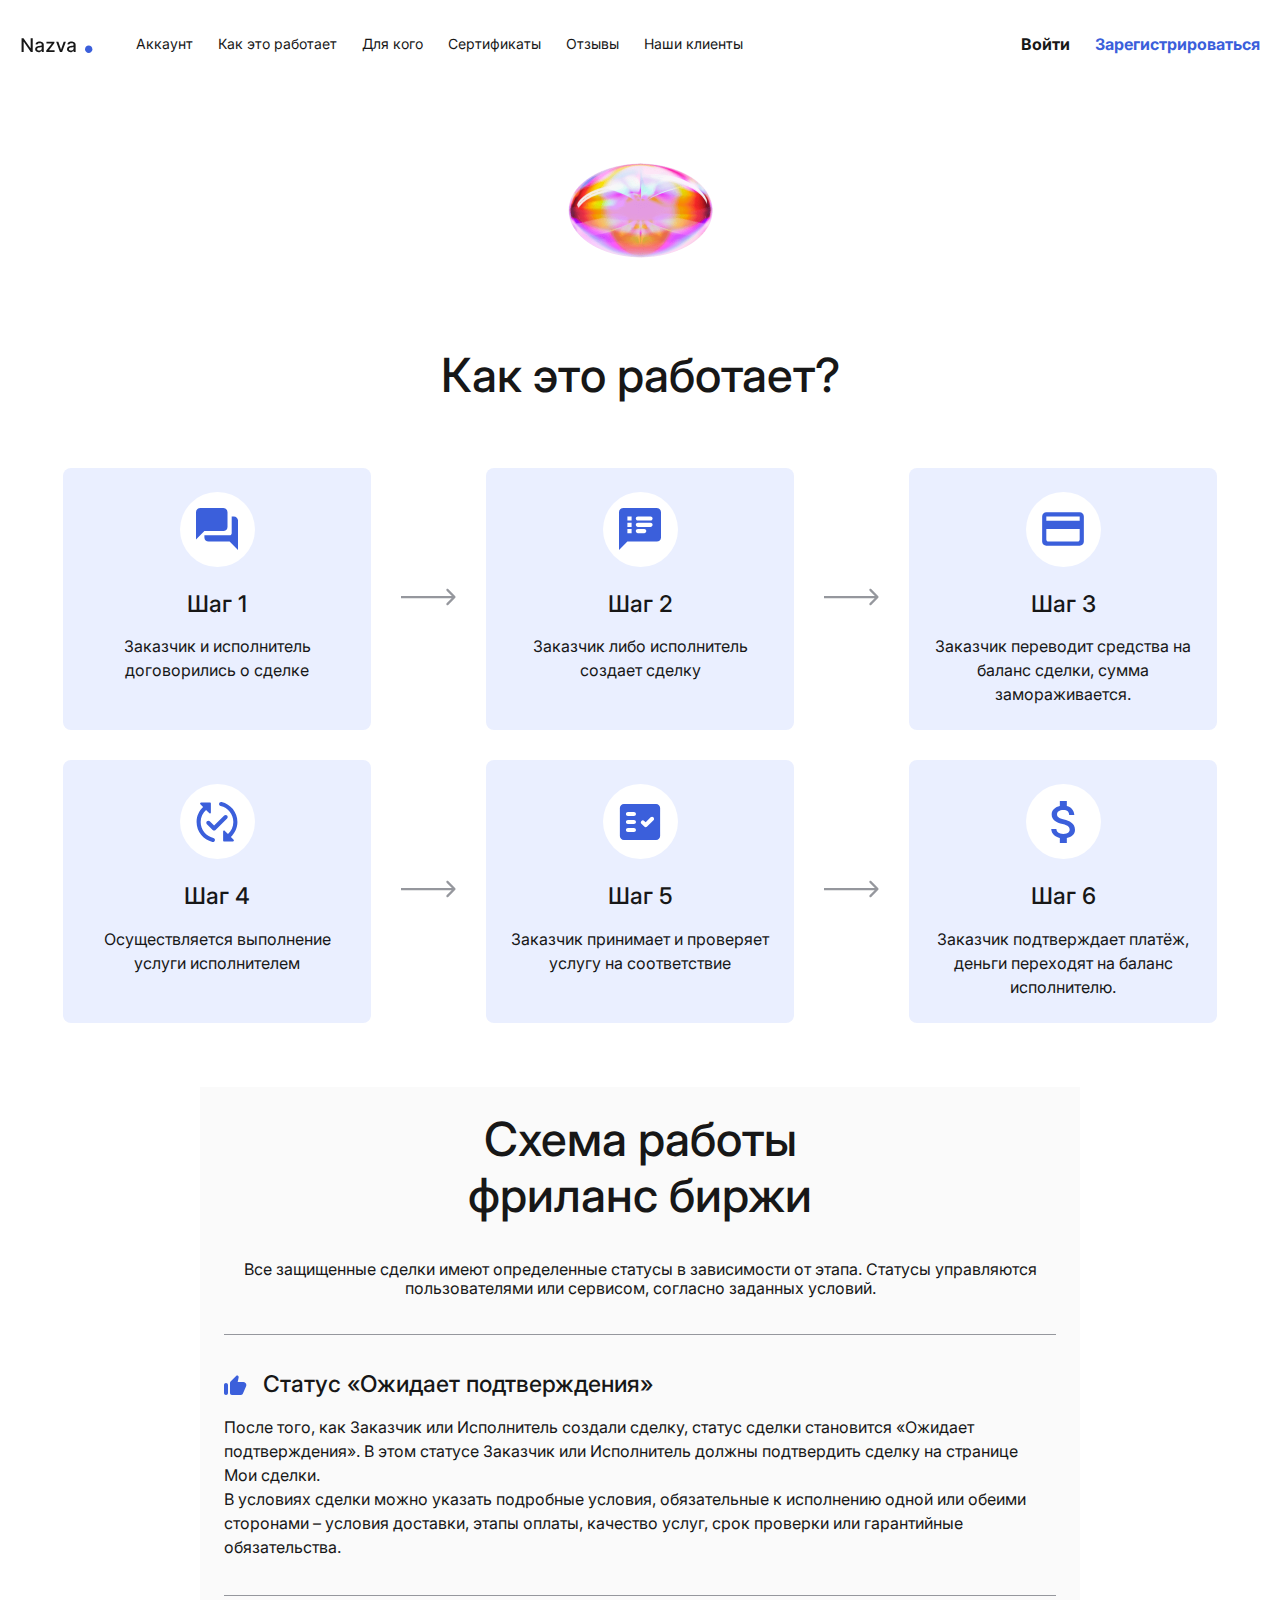
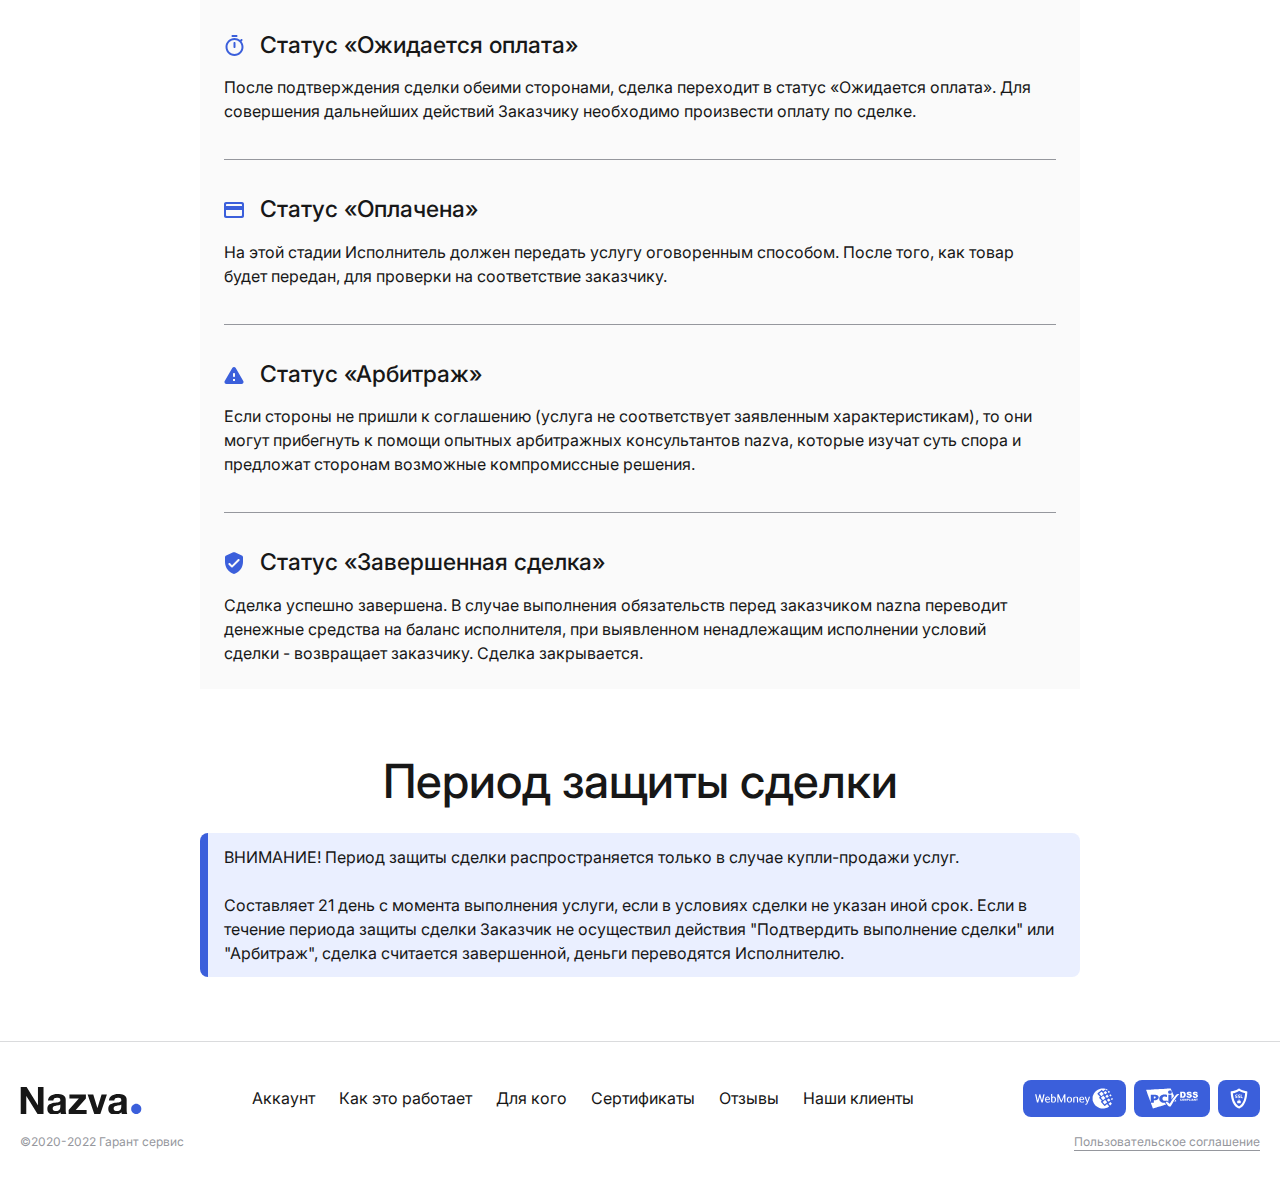
<file: page-howitwork.html>
<!DOCTYPE html>
<html lang="ru">
<head>
  <meta charset="UTF-8">
  <meta http-equiv="X-UA-Compatible" content="IE=edge">
  <meta name="viewport" content="width=device-width, initial-scale=1.0">
  <title>Как это работает</title>

  <link rel="stylesheet" href="./assets/css/main.css">
</head>
<body class="do-css-hover">

  <!-- classes: style-home -->
  <header class="header" id="header">
    <div class="container">
      <div class="header-wrapper">
        <a class="header-logo" href="./index.html">
          <img src="./assets/images/logo-header.svg" alt="">
        </a>
        <nav class="header-menu">
          <ul>
            <li><a href="./account-deals.html">Аккаунт</a></li>
            <li><a href="./page-howitwork.html">Как это работает</a></li>
            <li><a href="./page-forwhom.html">Для кого</a></li>
            <li><a href="./page-certificates.html">Сертификаты</a></li>
            <li><a href="./page-reviews.html">Отзывы</a></li>
            <li><a href="./page-clients.html">Наши клиенты</a></li>
          </ul>
        </nav>
        <div class="header-accountControl">
          <div class="item">
            <a href="#" data-open_popup="loginIn" class="text-bold">Войти</a>
          </div>
          <div class="item">
            <a href="#" data-open_popup="signUp" class="color-blue text-bold">Зарегистрироваться</a>
          </div>
        </div>
        <button type="button" class="header-burger">
          <span class="img"></span>
        </button>
      </div>
    </div>
  </header>

  <main>

    <section class="pageCover">
      <div class="container">
        <div class="pageCover-wrapper">
          <div class="pageCover-image">
            <div class="img-wrapper">
              <span class="img" style="background-image: url('./assets/images/howitwork-diamond.png');"></span>
            </div>
          </div>
          <h1 class="pageCover-title">
            Как это работает?
          </h1>
        </div>
      </div>
    </section>

    <section class="steps">
      <div class="container">
        <!-- <h2></h2> -->
        <div class="steps-wrapper">

          <div class="steps-item">
            <div class="steps-item-wrapper">
              <div class="icon">
                <span class="img" style="background-image: url('./assets/images/comments.svg');"></span>
              </div>
              <h3>
                Шаг 1
              </h3>
              <p>
                Заказчик и исполнитель договорились о сделке
              </p>
            </div>
            <div class="steps-arrow">
              <img src="./assets/images/arrow-long.svg" alt="">
            </div>
          </div>

          <div class="steps-item">
            <div class="steps-item-wrapper">
              <div class="icon">
                <span class="img" style="background-image: url('./assets/images/comment.svg');"></span>
              </div>
              <h3>
                Шаг 2
              </h3>
              <p>
                Заказчик либо исполнитель создает сделку 
              </p>
            </div>
            <div class="steps-arrow">
              <img src="./assets/images/arrow-long.svg" alt="">
            </div>
          </div>

          <div class="steps-item">
            <div class="steps-item-wrapper">
              <div class="icon">
                <span class="img" style="background-image: url('./assets/images/card.svg');"></span>
              </div>
              <h3>
                Шаг 3
              </h3>
              <p>
                Заказчик переводит средства на баланс сделки, сумма замораживается.
              </p>
            </div>
            <div class="steps-arrow">
              <img src="./assets/images/arrow-long.svg" alt="">
            </div>
          </div>

          <div class="steps-item">
            <div class="steps-item-wrapper">
              <div class="icon">
                <span class="img" style="background-image: url('./assets/images/returned.svg');"></span>
              </div>
              <h3>
                Шаг 4
              </h3>
              <p>
                Осуществляется выполнение услуги исполнителем
              </p>
            </div>
            <div class="steps-arrow">
              <img src="./assets/images/arrow-long.svg" alt="">
            </div>
          </div>

          <div class="steps-item">
            <div class="steps-item-wrapper">
              <div class="icon">
                <span class="img" style="background-image: url('./assets/images/person-card.svg');"></span>
              </div>
              <h3>
                Шаг 5
              </h3>
              <p>
                Заказчик принимает и проверяет услугу на соответствие
              </p>
            </div>
            <div class="steps-arrow">
              <img src="./assets/images/arrow-long.svg" alt="">
            </div>
          </div>

          <div class="steps-item">
            <div class="steps-item-wrapper">
              <div class="icon">
                <span class="img" style="background-image: url('./assets/images/dollar.svg');"></span>
              </div>
              <h3>
                Шаг 6
              </h3>
              <p>
                Заказчик подтверждает платёж, деньги переходят на баланс исполнителю.
              </p>
            </div>
            <div class="steps-arrow">
              <img src="./assets/images/arrow-long.svg" alt="">
            </div>
          </div>

        </div>
      </div>
    </section>

    <section class="scheme">
      <div class="container">
        <div class="scheme-wrapper">
          <div class="hat">
            <h2>
              Схема работы
              <br>фриланс биржи
            </h2>
            <p class="scheme-description">
              Все защищенные сделки имеют определенные статусы в зависимости от этапа. Статусы управляются пользователями или сервисом, согласно заданных условий.
            </p>
          </div>
          <div class="scheme-steps">

            <div class="scheme-steps-item">
              <div class="hat">
                <svg class="svg-finger-up" width="23" height="20" viewBox="0 0 23 20" xmlns="http://www.w3.org/2000/svg">
                  <path d="M12.12 1.06095L6.58 6.60095C6.21 6.97095 6 7.48095 6 8.01095V18.0009C6 19.1009 6.9 20.0009 8 20.0009H17C17.8 20.0009 18.52 19.5209 18.84 18.7909L22.1 11.1809C22.94 9.20094 21.49 7.00095 19.34 7.00095H13.69L14.64 2.42095C14.74 1.92095 14.59 1.41095 14.23 1.05095C13.64 0.470946 12.7 0.470946 12.12 1.06095ZM2 20.0009C3.1 20.0009 4 19.1009 4 18.0009V10.0009C4 8.90094 3.1 8.00095 2 8.00095C0.9 8.00095 0 8.90094 0 10.0009V18.0009C0 19.1009 0.9 20.0009 2 20.0009Z"/>
                </svg>
                <h3 class="title">
                  Статус «Ожидает подтверждения»
                </h3>
              </div>
              <p class="text">
                После того, как Заказчик или Исполнитель создали сделку, статус сделки становится «Ожидает подтверждения». В этом статусе Заказчик или Исполнитель должны подтвердить сделку на странице Мои сделки.
                <br>В условиях сделки можно указать подробные условия, обязательные к исполнению одной или обеими сторонами – условия доставки, этапы оплаты, качество услуг, срок проверки или гарантийные обязательства.
              </p>
            </div>

            <div class="scheme-steps-item">
              <div class="hat">
                <svg class="svg-timer" width="19" height="21" viewBox="0 0 19 21" xmlns="http://www.w3.org/2000/svg">
                  <path d="M12.0001 0H8.0001C7.4501 0 7.0001 0.45 7.0001 1C7.0001 1.55 7.4501 2 8.0001 2H12.0001C12.5501 2 13.0001 1.55 13.0001 1C13.0001 0.45 12.5501 0 12.0001 0ZM10.0001 13C10.5501 13 11.0001 12.55 11.0001 12V8C11.0001 7.45 10.5501 7 10.0001 7C9.4501 7 9.0001 7.45 9.0001 8V12C9.0001 12.55 9.4501 13 10.0001 13ZM17.0301 6.39L17.7801 5.64C18.1601 5.26 18.1701 4.63 17.7801 4.24L17.7701 4.23C17.3801 3.84 16.7601 3.85 16.3701 4.23L15.6201 4.98C14.0701 3.74 12.1201 3 10.0001 3C5.2001 3 1.1201 6.96 1.0001 11.76C0.8701 16.84 4.9401 21 10.0001 21C14.9801 21 19.0001 16.97 19.0001 12C19.0001 9.88 18.2601 7.93 17.0301 6.39ZM10.0001 19C6.1301 19 3.0001 15.87 3.0001 12C3.0001 8.13 6.1301 5 10.0001 5C13.8701 5 17.0001 8.13 17.0001 12C17.0001 15.87 13.8701 19 10.0001 19Z"/>
                </svg>
                <h3 class="title">
                  Статус «Ожидается оплата»
                </h3>
              </div>
              <p class="text">
                После подтверждения сделки обеими сторонами, сделка переходит в статус «Ожидается оплата». Для совершения дальнейших действий Заказчику необходимо произвести оплату по сделке.
              </p>
            </div>

            <div class="scheme-steps-item">
              <div class="hat">
                <svg class="svg-card" width="20" height="16" viewBox="0 0 20 16" xmlns="http://www.w3.org/2000/svg">
                  <path d="M18 0.000244141H2C0.89 0.000244141 0.00999999 0.890244 0.00999999 2.00024L0 14.0002C0 15.1102 0.89 16.0002 2 16.0002H18C19.11 16.0002 20 15.1102 20 14.0002V2.00024C20 0.890244 19.11 0.000244141 18 0.000244141ZM17 14.0002H3C2.45 14.0002 2 13.5502 2 13.0002V8.00024H18V13.0002C18 13.5502 17.55 14.0002 17 14.0002ZM18 4.00024H2V3.00024C2 2.45024 2.45 2.00024 3 2.00024H17C17.55 2.00024 18 2.45024 18 3.00024V4.00024Z"/>
                </svg>
                <h3 class="title">
                  Статус «Оплачена»
                </h3>
              </div>
              <p class="text">
                На этой стадии Исполнитель должен передать услугу оговоренным способом. После того, как товар будет передан, для проверки на соответствие заказчику.
              </p>
            </div>

            <div class="scheme-steps-item">
              <div class="hat">
                <svg class="svg-alert" width="20" height="18" viewBox="0 0 20 18" xmlns="http://www.w3.org/2000/svg">
                  <path d="M2.47012 17.9999H17.5301C19.0701 17.9999 20.0301 16.3299 19.2601 14.9999L11.7301 1.98993C10.9601 0.659932 9.04012 0.659932 8.27012 1.98993L0.740121 14.9999C-0.0298788 16.3299 0.930121 17.9999 2.47012 17.9999ZM10.0001 10.9999C9.45012 10.9999 9.00012 10.5499 9.00012 9.99993V7.99993C9.00012 7.44993 9.45012 6.99993 10.0001 6.99993C10.5501 6.99993 11.0001 7.44993 11.0001 7.99993V9.99993C11.0001 10.5499 10.5501 10.9999 10.0001 10.9999ZM11.0001 14.9999H9.00012V12.9999H11.0001V14.9999Z"/>
                </svg>
                <h3 class="title">
                  Статус «Арбитраж»
                </h3>
              </div>
              <p class="text">
                Если стороны не пришли к соглашению (услуга не соответствует заявленным характеристикам), то они могут прибегнуть к помощи опытных арбитражных консультантов nazva, которые изучат суть спора и предложат сторонам возможные компромиссные решения.
              </p>
            </div>

            <div class="scheme-steps-item">
              <div class="hat">
                <svg class="svg-guarded-fill" width="18" height="22" viewBox="0 0 18 22" xmlns="http://www.w3.org/2000/svg">
                  <path d="M8.19 0.360244L1.19 3.47024C0.47 3.79024 0 4.51024 0 5.30024V10.0002C0 15.5502 3.84 20.7402 9 22.0002C14.16 20.7402 18 15.5502 18 10.0002V5.30024C18 4.51024 17.53 3.79024 16.81 3.47024L9.81 0.360244C9.3 0.130244 8.7 0.130244 8.19 0.360244ZM6.29 15.2902L3.7 12.7002C3.31 12.3102 3.31 11.6802 3.7 11.2902C4.09 10.9002 4.72 10.9002 5.11 11.2902L7 13.1702L12.88 7.29024C13.27 6.90024 13.9 6.90024 14.29 7.29024C14.68 7.68024 14.68 8.31024 14.29 8.70024L7.7 15.2902C7.32 15.6802 6.68 15.6802 6.29 15.2902Z"/>
                </svg>
                <h3 class="title">
                  Статус «Завершенная сделка»
                </h3>
              </div>
              <p class="text">
                Сделка успешно завершена. В случае выполнения обязательств перед заказчиком nazna переводит денежные средства на баланс исполнителя, при выявленном ненадлежащим исполнении условий сделки - возвращает заказчику. Сделка закрывается.
              </p>
            </div>

          </div>
        </div>
      </div>
    </section>

    <section class="notice">
      <div class="container">
        <h2>
          Период защиты сделки
        </h2>
        <p class="alert alert-blue with-bg">
          ВНИМАНИЕ! Период защиты сделки распространяется только в случае купли-продажи услуг.
          <br>
          <br>Составляет 21 день с момента выполнения услуги, если в условиях сделки не указан иной срок. Если в течение периода защиты сделки Заказчик не осуществил действия "Подтвердить выполнение сделки" или "Арбитраж", сделка считается завершенной, деньги переводятся Исполнителю.
        </p>
      </div>
    </section>

  </main>

  <footer class="footer">
    <div class="container">
      <div class="footer-top">
        <a class="footer-logo" href="./index.html">
          <img src="./assets/images/logo-footer.svg" alt="">
        </a>
        <nav class="footer-navigation">
          <ul>
            <li><a href="./account-deals.html">Аккаунт</a></li>
            <li><a href="./page-howitwork.html">Как это работает</a></li>
            <li><a href="./page-forwhom.html">Для кого</a></li>
            <li><a href="./page-certificates.html">Сертификаты</a></li>
            <li><a href="./page-reviews.html">Отзывы</a></li>
            <li><a href="./page-clients.html">Наши клиенты</a></li>
          </ul>
        </nav>
        <div class="footer-paymentMethods">
          <div class="item">
            <img src="./assets/images/webmoney-white.svg" alt="">
          </div>
          <div class="item">
            <img src="./assets/images/pci-dss-white.svg" alt="">
          </div>
          <div class="item">
            <img src="./assets/images/ssl-white.svg" alt="">
          </div>
        </div>
      </div>
      <div class="footer-bottom">
        <p class="text-small">©2020-2022 Гарант сервис</p>
        <a href="./page-agreement.html" class="text-small">Пользовательское соглашение</a>
      </div>
    </div>
  </footer>

  <div class="popup" id="loginIn">
    <div class="popup-wrapper">
      <div class="popup-bg popup-close"></div>
      <div class="popup-inner">
        <div class="login-hat">
          <p class="login-title">Войти</p>
          <span class="popup-x popup-close">
            <span class="img" style="background-image: url('./assets/images/x-gray.svg');"></span>
          </span>
        </div>
        <form action="#" method="post" class="loginIn-form accountForm">
          <label class="label error">
            <span class="label-wrapper">
              <input type="text" placeholder="Логин">
            </span>
            <span class="label-error">
              Неверный логин
            </span>
          </label>
          <label class="label">
            <span class="label-wrapper">
              <input type="password" placeholder="Пароль">
              <span class="input-control">
                <span class="hide"><img src="./assets/images/eye-hide.svg" alt=""></span>
                <span class="default"><img src="./assets/images/eye.svg" alt=""></span>
              </span>
            </span>
            <span class="label-error">
              Неправильный пароль
            </span>
          </label>
          <button type="button" class="button">
            вОЙТИ
          </button>
          <div class="accountForm-bottom">
            <p>Нет учетной записи?</p>
            <a href="#" data-open_popup="signUp">Зарегистрировать</a>
          </div>
        </form>
      </div>
    </div>
  </div>

  <div class="popup" id="signUp">
    <div class="popup-wrapper">
      <div class="popup-bg popup-close"></div>
      <div class="popup-inner">
        <div class="login-hat">
          <p class="login-title">Регистрация</p>
          <span class="popup-x popup-close">
            <span class="img" style="background-image: url('./assets/images/x-gray.svg');"></span>
          </span>
        </div>
        <form action="#" method="post" class="signUp-form accountForm">
          <label class="label">
            <span class="label-wrapper">
              <input type="text" placeholder="Логин">
            </span>
            <span class="label-error">
              Имеются ошибки в поле
            </span>
          </label>
          <label class="label">
            <span class="label-wrapper">
              <input type="email" placeholder="Email">
            </span>
            <span class="label-error">
              Имеются ошибки в поле
            </span>
          </label>
          <label class="label">
            <span class="label-wrapper">
              <input type="password" placeholder="Пароль">
              <span class="input-control">
                <span class="hide"><img src="./assets/images/eye-hide.svg" alt=""></span>
                <span class="default"><img src="./assets/images/eye.svg" alt=""></span>
              </span>
            </span>
            <span class="label-error">
              Пароль слишком прост
            </span>
          </label>
          <label class="label">
            <span class="label-wrapper">
              <input type="password" placeholder="Подтвердите пароль">
              <span class="input-control">
                <span class="hide"><img src="./assets/images/eye-hide.svg" alt=""></span>
                <span class="default"><img src="./assets/images/eye.svg" alt=""></span>
              </span>
            </span>
            <span class="label-error">
              Пароли не совпадают
            </span>
          </label>
          <button type="button" class="button" data-open_popup="signUp">
            Создать аккаунт
          </button>
          <label class="label-check-mark">
            <input type="checkbox" name="confirm" checked>
            <span class="check-mark">
              <span class="img" style="background-image: url('./assets/images/check-mark.svg');"></span>
            </span>
            <span>Я ознакомлен c "<a href="./page-agreement.html">Пользовательским соглашением</a>"</span>
          </label>
          <div class="accountForm-bottom">
            <p>Уже есть аккаунт?</p>
            <a href="#" data-open_popup="loginIn">Войти</a>
          </div>
        </form>
      </div>
    </div>
  </div>

  <script src="./assets/js/jquery-3.6.1.min.js"></script>
  <script src="./assets/swiper/swiper-bundle.min.js"></script>
  <script src="./assets/js/main.js"></script>
</body>
</html>
</file>
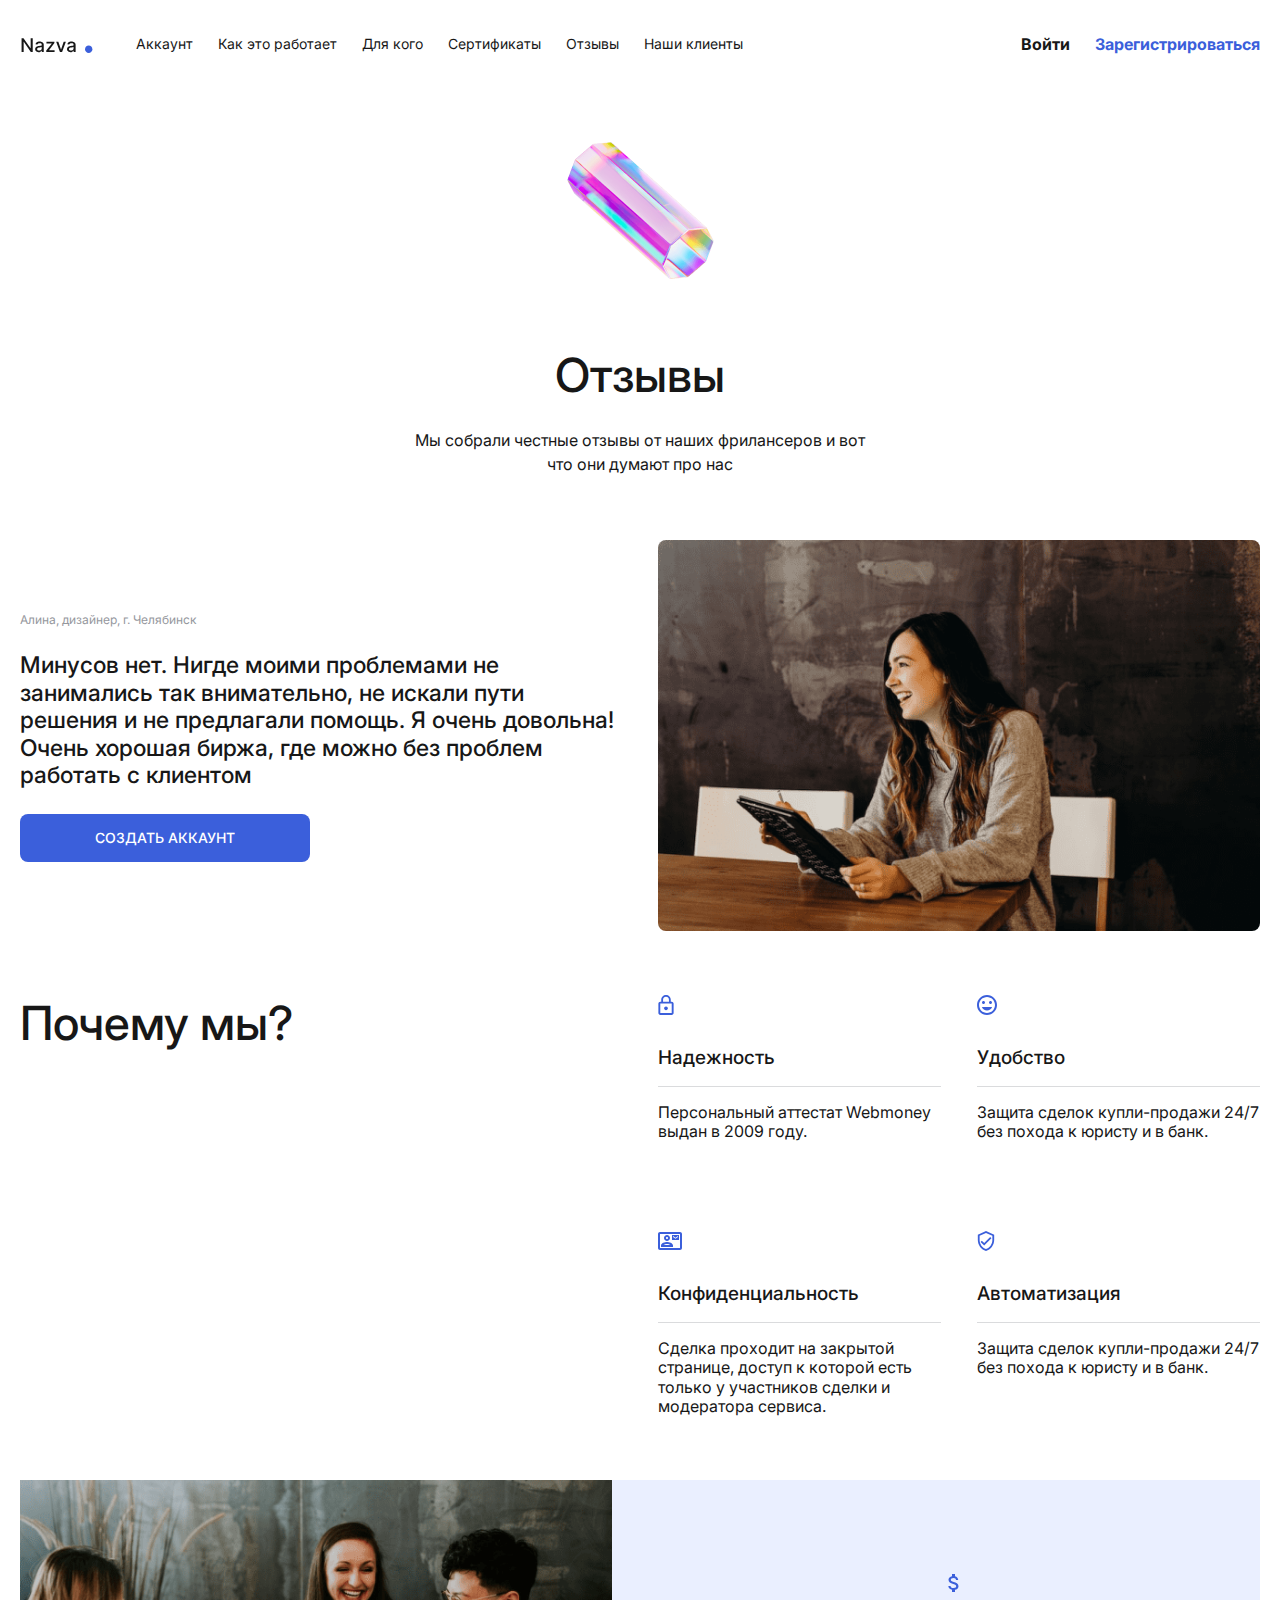
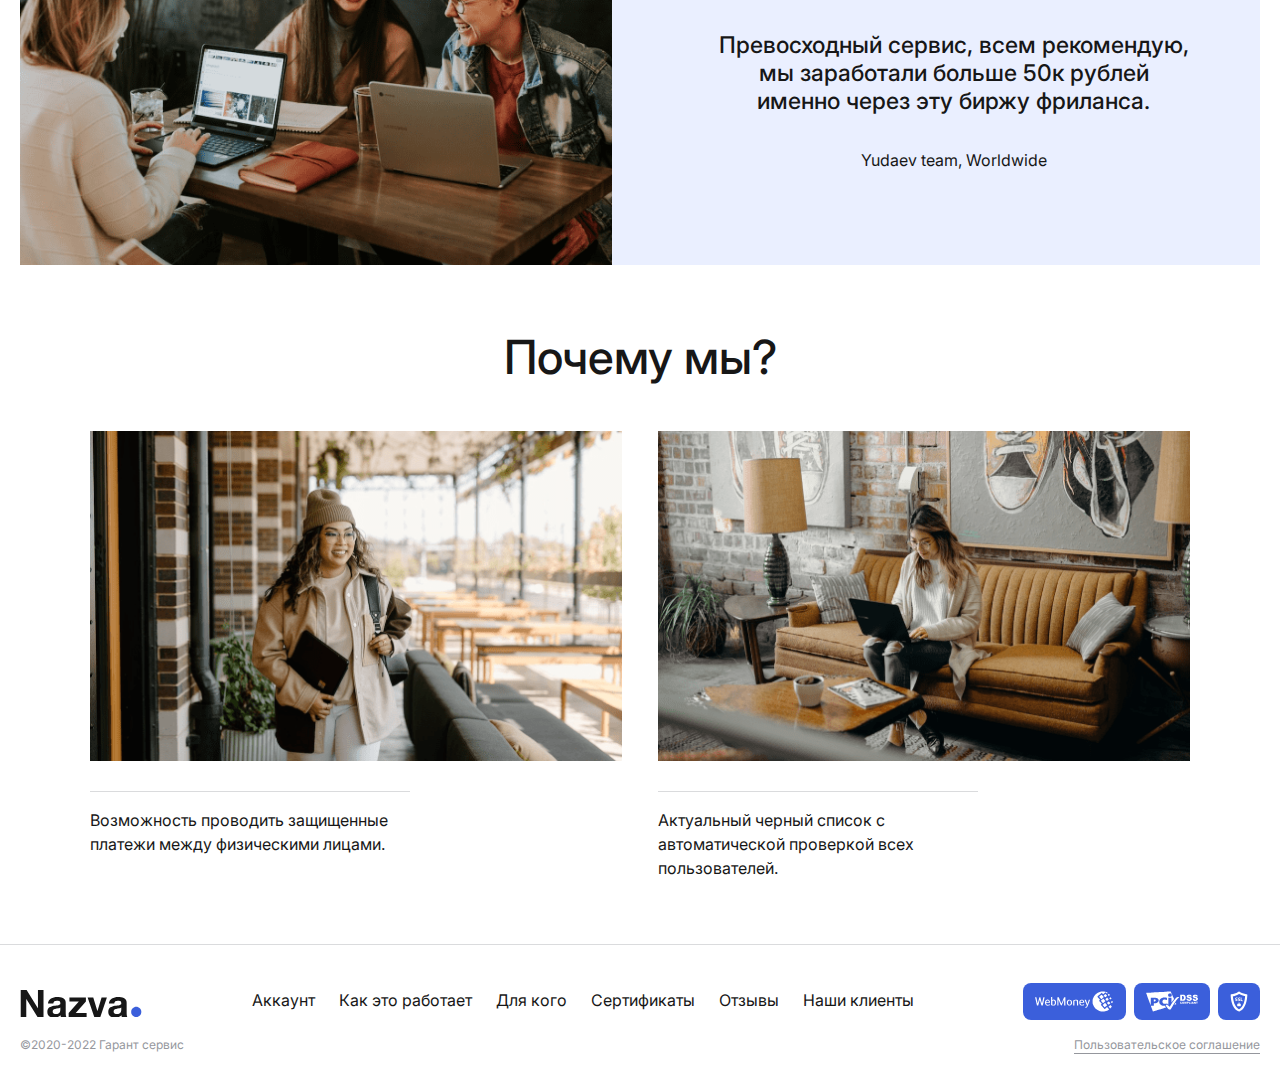
<file: page-reviews.html>
<!DOCTYPE html>
<html lang="ru">
<head>
  <meta charset="UTF-8">
  <meta http-equiv="X-UA-Compatible" content="IE=edge">
  <meta name="viewport" content="width=device-width, initial-scale=1.0">
  <title>Отзывы</title>

  <link rel="stylesheet" href="./assets/css/main.css">
</head>
<body class="do-css-hover">

  <!-- classes: style-home -->
  <header class="header" id="header">
    <div class="container">
      <div class="header-wrapper">
        <a class="header-logo" href="./index.html">
          <img src="./assets/images/logo-header.svg" alt="">
        </a>
        <nav class="header-menu">
          <ul>
            <li><a href="./account-deals.html">Аккаунт</a></li>
            <li><a href="./page-howitwork.html">Как это работает</a></li>
            <li><a href="./page-forwhom.html">Для кого</a></li>
            <li><a href="./page-certificates.html">Сертификаты</a></li>
            <li><a href="./page-reviews.html">Отзывы</a></li>
            <li><a href="./page-clients.html">Наши клиенты</a></li>
          </ul>
        </nav>
        <div class="header-accountControl">
          <div class="item">
            <a href="#" data-open_popup="loginIn" class="text-bold">Войти</a>
          </div>
          <div class="item">
            <a href="#" data-open_popup="signUp" class="color-blue text-bold">Зарегистрироваться</a>
          </div>
        </div>
        <button type="button" class="header-burger">
          <span class="img"></span>
        </button>
      </div>
    </div>
  </header>

  <main>

    <section class="pageCover">
      <div class="container">
        <div class="pageCover-wrapper">
          <div class="pageCover-image">
            <div class="img-wrapper">
              <span class="img" style="background-image: url('./assets/images/reviews-diamond.png');"></span>
            </div>
          </div>
          <h1 class="pageCover-title">
            Отзывы
          </h1>
          <p class="pageCover-description">
            Мы собрали честные отзывы от наших фрилансеров
            и вот что они думают про нас
          </p>
        </div>
      </div>
    </section>

    <section class="infoBlock style-reverse-big-text">
      <div class="container">
        <div class="infoBlock-wrapper">
          <div class="infoBlock-figure">
            <div class="img-wrapper">
              <span class="img" style="background-image: url('./assets/images/picture-woman-01.png');"></span>
            </div>
          </div>
          <div class="infoBlock-content">
            <small>Алина, дизайнер, г. Челябинск</small>
            <p>
              Минусов нет. Нигде моими проблемами не занимались так внимательно, не искали пути решения и не предлагали помощь. Я очень довольна! Очень хорошая биржа, где можно без проблем работать с клиентом
            </p>
            <button type="button" class="button" data-open_popup="signUp">
              Создать аккаунт
            </button>
          </div>
        </div>
      </div>
    </section>

    <section class="factsSide">
      <div class="container">
        <div class="factsSide-wrapper">
          <div>
            <h2>
              Почему мы?
            </h2>
          </div>
          <div>
            <div class="factsSide-box">

              <div class="factsSide-item">
                <div class="icon">
                  <svg class="svg-look" width="16" height="21" viewBox="0 0 16 21" xmlns="http://www.w3.org/2000/svg">
                    <path d="M8 16C9.1 16 10 15.1 10 14C10 12.9 9.1 12 8 12C6.9 12 6 12.9 6 14C6 15.1 6.9 16 8 16ZM14 7H13V5C13 2.24 10.76 0 8 0C5.24 0 3 2.24 3 5V7H2C0.9 7 0 7.9 0 9V19C0 20.1 0.9 21 2 21H14C15.1 21 16 20.1 16 19V9C16 7.9 15.1 7 14 7ZM4.9 5C4.9 3.29 6.29 1.9 8 1.9C9.71 1.9 11.1 3.29 11.1 5V7H4.9V5ZM14 19H2V9H14V19Z"/>
                  </svg>
                </div>
                <h3 class="title">
                  Надежность
                </h3>
                <p class="text">
                  Персональный аттестат Webmoney выдан в 2009 году.
                </p>
              </div>

              <div class="factsSide-item">
                <div class="icon">
                  <svg class="svg-smile" width="20" height="20" viewBox="0 0 20 20" xmlns="http://www.w3.org/2000/svg">
                    <path d="M9.99 0C4.47 0 0 4.48 0 10C0 15.52 4.47 20 9.99 20C15.52 20 20 15.52 20 10C20 4.48 15.52 0 9.99 0ZM10 18C5.58 18 2 14.42 2 10C2 5.58 5.58 2 10 2C14.42 2 18 5.58 18 10C18 14.42 14.42 18 10 18ZM13.5 9C14.33 9 15 8.33 15 7.5C15 6.67 14.33 6 13.5 6C12.67 6 12 6.67 12 7.5C12 8.33 12.67 9 13.5 9ZM6.5 9C7.33 9 8 8.33 8 7.5C8 6.67 7.33 6 6.5 6C5.67 6 5 6.67 5 7.5C5 8.33 5.67 9 6.5 9ZM10 15.5C12.33 15.5 14.31 14.04 15.11 12H4.89C5.69 14.04 7.67 15.5 10 15.5Z"/>
                  </svg>
                </div>
                <h3 class="title">
                  Удобство
                </h3>
                <p class="text">
                  Защита сделок купли-продажи 24/7 без похода к юристу и в банк.
                </p>
              </div>

              <div class="factsSide-item">
                <div class="icon">
                  <svg class="svg-person-card" width="24" height="18" viewBox="0 0 24 18" xmlns="http://www.w3.org/2000/svg">
                    <path d="M22 0H2C0.9 0 0 0.9 0 2V16C0 17.1 0.9 18 2 18H22C23.1 18 23.99 17.1 23.99 16L24 2C24 0.9 23.1 0 22 0ZM22 16H2V2H22V16ZM21 3H14V8H21V3ZM20 5L17.5 6.75L15 5V4L17.5 5.75L20 4V5ZM9 9C10.65 9 12 7.65 12 6C12 4.35 10.65 3 9 3C7.35 3 6 4.35 6 6C6 7.65 7.35 9 9 9ZM9 5C9.55 5 10 5.45 10 6C10 6.55 9.55 7 9 7C8.45 7 8 6.55 8 6C8 5.45 8.45 5 9 5ZM15 13.59C15 11.09 11.03 10.01 9 10.01C6.97 10.01 3 11.09 3 13.59V15H15V13.59ZM5.48 13C6.22 12.5 7.7 12 9 12C10.3 12 11.77 12.49 12.52 13H5.48Z"/>
                  </svg>
                </div>
                <h3 class="title">
                  Конфиденциальность
                </h3>
                <p class="text">
                  Сделка проходит на закрытой странице, доступ к которой есть только у участников сделки и модератора сервиса.
                </p>
              </div>

              <div class="factsSide-item">
                <div class="icon">
                  <svg class="svg-guarded-stroke" width="18" height="22" viewBox="0 0 18 22" xmlns="http://www.w3.org/2000/svg">
                    <path d="M9 0L0 4V10C0 15.55 3.84 20.74 9 22C14.16 20.74 18 15.55 18 10V4L9 0ZM16 10C16 14.52 13.02 18.69 9 19.93C4.98 18.69 2 14.52 2 10V5.3L9 2.19L16 5.3V10ZM4.41 10.59L3 12L7 16L15 8L13.59 6.58L7 13.17L4.41 10.59Z"/>
                  </svg>
                </div>
                <h3 class="title">
                  Автоматизация
                </h3>
                <p class="text">
                  Защита сделок купли-продажи 24/7 без похода к юристу и в банк.
                </p>
              </div>

            </div>
          </div>
        </div>
      </div>
    </section>

    <section class="infoBlock style-bg-text-centered">
      <div class="container">
        <div class="infoBlock-wrapper">
          <div class="infoBlock-figure">
            <div class="img-wrapper">
              <span class="img" style="background-image: url('./assets/images/picture-people.png');"></span>
            </div>
          </div>
          <div class="infoBlock-content">
            <svg class="svg-dollar" width="11" height="18" viewBox="0 0 11 18" xmlns="http://www.w3.org/2000/svg">
              <path d="M5.50031 14.1C3.44031 14.1 2.63031 13.18 2.52031 12H0.320312C0.440312 14.19 2.08031 15.42 4.00031 15.83V18H7.00031V15.85C8.95031 15.48 10.5003 14.35 10.5003 12.3C10.5003 9.46 8.07031 8.49 5.80031 7.9C3.53031 7.31 2.80031 6.7 2.80031 5.75C2.80031 4.66 3.81031 3.9 5.50031 3.9C7.28031 3.9 7.94031 4.75 8.00031 6H10.2103C10.1403 4.28 9.09031 2.7 7.00031 2.19V0H4.00031V2.16C2.06031 2.58 0.500312 3.84 0.500312 5.77C0.500312 8.08 2.41031 9.23 5.20031 9.9C7.70031 10.5 8.20031 11.38 8.20031 12.31C8.20031 13 7.71031 14.1 5.50031 14.1Z"/>
            </svg>
            <p>
              Превосходный сервис, всем рекомендую, мы заработали больше 50к рублей именно через эту биржу фриланса.
            </p>
            <small>Yudaev team, Worldwide</small>
          </div>
        </div>
      </div>
    </section>

    <section class="infoGrid">
      <div class="container">
        <h2>
          Почему мы?
        </h2>
        <div class="infoGrid-wrapper">
          
          <div class="infoGrid-item">
            <div class="image">
              <div class="img-wrapper">
                <span class="img" style="background-image: url('./assets/images/picture-woman-02.png');"></span>
              </div>
            </div>
            <p class="text">
              Возможность проводить защищенные платежи между физическими лицами.
            </p>
          </div>
          
          <div class="infoGrid-item">
            <div class="image">
              <div class="img-wrapper">
                <span class="img" style="background-image: url('./assets/images/picture-woman-03.png');"></span>
              </div>
            </div>
            <p class="text">
              Актуальный черный список с автоматической проверкой всех пользователей.
            </p>
          </div>

        </div>
      </div>
    </section>

  </main>

  <footer class="footer">
    <div class="container">
      <div class="footer-top">
        <a class="footer-logo" href="./index.html">
          <img src="./assets/images/logo-footer.svg" alt="">
        </a>
        <nav class="footer-navigation">
          <ul>
            <li><a href="./account-deals.html">Аккаунт</a></li>
            <li><a href="./page-howitwork.html">Как это работает</a></li>
            <li><a href="./page-forwhom.html">Для кого</a></li>
            <li><a href="./page-certificates.html">Сертификаты</a></li>
            <li><a href="./page-reviews.html">Отзывы</a></li>
            <li><a href="./page-clients.html">Наши клиенты</a></li>
          </ul>
        </nav>
        <div class="footer-paymentMethods">
          <div class="item">
            <img src="./assets/images/webmoney-white.svg" alt="">
          </div>
          <div class="item">
            <img src="./assets/images/pci-dss-white.svg" alt="">
          </div>
          <div class="item">
            <img src="./assets/images/ssl-white.svg" alt="">
          </div>
        </div>
      </div>
      <div class="footer-bottom">
        <p class="text-small">©2020-2022 Гарант сервис</p>
        <a href="./page-agreement.html" class="text-small">Пользовательское соглашение</a>
      </div>
    </div>
  </footer>

  <div class="popup" id="loginIn">
    <div class="popup-wrapper">
      <div class="popup-bg popup-close"></div>
      <div class="popup-inner">
        <div class="login-hat">
          <p class="login-title">Войти</p>
          <span class="popup-x popup-close">
            <span class="img" style="background-image: url('./assets/images/x-gray.svg');"></span>
          </span>
        </div>
        <form action="#" method="post" class="loginIn-form accountForm">
          <label class="label error">
            <span class="label-wrapper">
              <input type="text" placeholder="Логин">
            </span>
            <span class="label-error">
              Неверный логин
            </span>
          </label>
          <label class="label">
            <span class="label-wrapper">
              <input type="password" placeholder="Пароль">
              <span class="input-control">
                <span class="hide"><img src="./assets/images/eye-hide.svg" alt=""></span>
                <span class="default"><img src="./assets/images/eye.svg" alt=""></span>
              </span>
            </span>
            <span class="label-error">
              Неправильный пароль
            </span>
          </label>
          <button type="button" class="button">
            вОЙТИ
          </button>
          <div class="accountForm-bottom">
            <p>Нет учетной записи?</p>
            <a href="#" data-open_popup="signUp">Зарегистрировать</a>
          </div>
        </form>
      </div>
    </div>
  </div>

  <div class="popup" id="signUp">
    <div class="popup-wrapper">
      <div class="popup-bg popup-close"></div>
      <div class="popup-inner">
        <div class="login-hat">
          <p class="login-title">Регистрация</p>
          <span class="popup-x popup-close">
            <span class="img" style="background-image: url('./assets/images/x-gray.svg');"></span>
          </span>
        </div>
        <form action="#" method="post" class="signUp-form accountForm">
          <label class="label">
            <span class="label-wrapper">
              <input type="text" placeholder="Логин">
            </span>
            <span class="label-error">
              Имеются ошибки в поле
            </span>
          </label>
          <label class="label">
            <span class="label-wrapper">
              <input type="email" placeholder="Email">
            </span>
            <span class="label-error">
              Имеются ошибки в поле
            </span>
          </label>
          <label class="label">
            <span class="label-wrapper">
              <input type="password" placeholder="Пароль">
              <span class="input-control">
                <span class="hide"><img src="./assets/images/eye-hide.svg" alt=""></span>
                <span class="default"><img src="./assets/images/eye.svg" alt=""></span>
              </span>
            </span>
            <span class="label-error">
              Пароль слишком прост
            </span>
          </label>
          <label class="label">
            <span class="label-wrapper">
              <input type="password" placeholder="Подтвердите пароль">
              <span class="input-control">
                <span class="hide"><img src="./assets/images/eye-hide.svg" alt=""></span>
                <span class="default"><img src="./assets/images/eye.svg" alt=""></span>
              </span>
            </span>
            <span class="label-error">
              Пароли не совпадают
            </span>
          </label>
          <button type="button" class="button" data-open_popup="signUp">
            Создать аккаунт
          </button>
          <label class="label-check-mark">
            <input type="checkbox" name="confirm" checked>
            <span class="check-mark">
              <span class="img" style="background-image: url('./assets/images/check-mark.svg');"></span>
            </span>
            <span>Я ознакомлен c "<a href="./page-agreement.html">Пользовательским соглашением</a>"</span>
          </label>
          <div class="accountForm-bottom">
            <p>Уже есть аккаунт?</p>
            <a href="#" data-open_popup="loginIn">Войти</a>
          </div>
        </form>
      </div>
    </div>
  </div>

  <script src="./assets/js/jquery-3.6.1.min.js"></script>
  <script src="./assets/swiper/swiper-bundle.min.js"></script>
  <script src="./assets/js/main.js"></script>
</body>
</html>
</file>
<file: assets/css/main.css>
@import url('https://fonts.googleapis.com/css2?family=Inter:wght@400;500;700&display=swap');
@import url('../swiper/swiper-bundle.min.css');
@import url('./normalize.css');
@import url('./reset.css');

:root {
  --blue: #3B5FDB;
  --light-blue: #EAEFFF;
  --black: #171717;
  --gray-dark: #95979D;
  --light-gray: #DADBDD;
  --milk-gray: #FAFAFA;
  --white: #fff;
  --green: #42D3BA;
  --red: #D96262;
  --light-red: #FFEFEF;
  --text-line-height: 1.5;
}

::-webkit-scrollbar-thumb {
  background: var(--gray-dark);
}

::-webkit-scrollbar {
  background: rgba(0,0,0,.1);
  width: 12px;
  height: 12px;
}

*,
*::after,
*::before {
  -webkit-box-sizing: border-box;
          box-sizing: border-box;
}

* {
  outline: none;
}

body {
  font-family: 'Inter', sans-serif;
  overflow: hidden scroll;
  font-size: 16px;
  line-height: 1.2;
  color: var(--black);
}
span.img {
  position: absolute;
  left: 0;
  top: 0;
  width: 100%;
  height: 100%;
  background-repeat: no-repeat;
  background-position: center;
  background-size: cover;
}
b, strong {
  font-weight: 700;
}
a {
  text-decoration: none;
  color: inherit;
}
li {
  display: inline-block;
}
button,
input[type="submit"] {
  border: none;
  display: block;
}
body.do-css-hover button,
body.do-css-hover input[type="submit"] {
  -webkit-transition: .1s;
  -o-transition: .1s;
  transition: .1s;
  opacity: 1;
}
body.do-css-hover button:hover,
body.do-css-hover input[type="submit"]:hover {
  opacity: .9;
}
.container {
  max-width: 1360px;
  margin: 0 auto;
  padding: 0 20px;
  position: relative;
}

@keyframes fadeIn {
  from {
    opacity: 0;
  }
  to {
    opacity: 1;
  }
}

@keyframes blockAnim {
  from {
    transform: translateY(50px);
  }
}

h1, h2 {
  font-size: 47px;
  font-weight: 500;
}
h1 span, h2 span {
  font-style: italic;
  color: var(--blue);
}

small, .text-small {
  font-size: 12px;
  color: var(--gray-dark);
}
.color-blue {
  color: var(--blue);
} 
.color-blue svg,
.color-blue {
  fill: var(--blue);
}
.text-bold {
  font-weight: 700;
}

section {
  padding: 32px 0;
}
section:last-child {
  padding-bottom: 64px;
}

.button {
  width: 100%;
  max-width: 290px;
  padding: 16px;
  border-radius: 8px;
  background: var(--blue);
  color: var(--white);
  font-size: 14px;
  font-weight: 500;
  text-transform: uppercase;
  text-align: center;
}
.button-border {
  padding: 19px 25px;
  border-radius: 8px;
  border: 1px solid var(--blue);
  display: flex;
  justify-content: center;
  align-items: center;
  line-height: 1;
  gap: 10px;
  text-align: center;
  text-transform: uppercase;
  font-size: 14px;
  font-weight: 500;
  background: none;
  cursor: pointer;
  color: var(--blue);
}
.button-border svg {
  fill: var(--blue);
}

.header {
  position: relative;
  z-index: 10;
}
.header-wrapper {
  display: flex;
  justify-content: space-between;
  align-items: center;
  padding: 28px 0;
}
.header-logo {
  margin-right: 40px;
}
.header-menu {
  margin: 0 auto 0 0;
}
.header-menu ul {
  display: flex;
  flex-wrap: wrap;
  gap: 10px 25px;
}
.header-menu a {
  font-size: 14px;
}
.header-accountControl {
  display: flex;
  flex-wrap: wrap;
  align-items: center;
  justify-content: flex-end;
  gap: 25px;
  line-height: var(--text-line-height);
}
.header-accountControl.login-in {
  align-items: flex-start;
}
.header-accountControl .item {
  position: relative;
}
.header-accountControl-userMoney {
  position: absolute;
  font-size: 12px;
  color: var(--blue);
  white-space: nowrap;
  font-weight: 400;
}
.header-accountControl-userMenu {
  background: none;
  display: flex;
  align-items: center;
  gap: 12px;
  cursor: pointer;
}
.header-accountControl-userMenu .sub-menu {
  display: none;
  position: absolute;
  z-index: 1;
  background: var(--white);
  top: 100%;
  right: 0;
  margin-top: 24px;
  min-width: 275px;
  box-shadow: 0px 4px 12px rgba(0, 0, 0, 0.15);
  border-radius: 5px;
  padding: 12px 26px;
  flex-direction: column;
  text-align: left;
  gap: 8px;
}
.header-accountControl-userMenu .sub-menu a {
  font-weight: 400;
  color: var(--black);
}
.header-accountControl-userMenu.active .sub-menu {
  display: flex;
  animation: fadeIn 1s, blockAnim .3s;
}
.header-burger {
  display: none;
  background: none;
  position: relative;
  width: 27px;
  height: 18px;
}
.header-burger .img {
  background-image: url('../images/burger.svg');
  background-size: contain;
}
.header-burger.active .img {
  background-image: url('../images/x-blue.svg');
  animation: fadeIn .3s, blockAnim .1s;
}

.hero, .header.style-home {
  background: linear-gradient(to right, var(--white) 52%, var(--light-blue) 52%);
}
.hero {
  padding: 0;
}
.hero-wrapper {
  display: flex;
  justify-content: space-between;
  align-items: center;
}
.hero-side {
  width: 52%;
}
.hero-figure {
  width: 48%;
}
.hero-figure img {
  width: 100%;
  display: block;
}
.hero-side button {
  margin-top: 35px;
}

.clients {
  background: var(--milk-gray);
  margin-bottom: 35px;
}
.clients-wrapper {
  display: flex;
  align-items: center;
  justify-content: center;
  gap: 50px;
}
.clients-title {
  font-weight: 400;
  font-size: 16px;
  line-height: var(--text-line-height);
  color: var(--gray-dark);
}
.clients-item {
  max-width: 90px;
  width: 100%;
  height: 40px;
  position: relative;
}
.clients-item .img {
  background-size: contain;
}

.infoBlock-wrapper {
  display: flex;
  align-items: center;
  gap: 35px;
}
.infoBlock.style-reverse-big-text .infoBlock-wrapper {
  flex-direction: row-reverse;
}
.infoBlock.style-bg-text-centered .infoBlock-wrapper {
  background: var(--light-blue);
  text-align: center;
}
.infoBlock-wrapper > div {
  width: 100%;
}
.infoBlock-figure {
  position: relative;
}
.infoBlock-figure .img-wrapper {
  padding-bottom: 65%;
}
.infoBlock-figure .img {
  border-radius: 8px;
}
.infoBlock.style-bg-text-centered .infoBlock-figure .img {
  border-radius: 0;
}
.infoBlock.style-bg-text-centered .infoBlock-content {
  padding: 20px;
}
.infoBlock-content p {
  margin: 24px 0;
  line-height: var(--text-line-height);
}
.infoBlock-content > *:last-child {
  margin-bottom: 0;
}
.infoBlock-content svg {
  fill: var(--blue);
}
.infoBlock.style-reverse-big-text .infoBlock-content p,
.infoBlock.style-bg-text-centered .infoBlock-content p {
  font-size: 23px;
  font-weight: 500;
  line-height: 1.2;
}
.infoBlock.style-bg-text-centered .infoBlock-content p {
  max-width: 470px;
  margin: 36px auto;
}
.infoBlock.style-bg-text-centered small {
  font-size: 16px;
  color: var(--black);
}

.dealInfo-arbitration-button {
  padding: 16px 25px;
}

.aboutSystem h2 {
  text-align: center;
}
.aboutSystem-control {
  display: flex;
  justify-content: center;
  align-items: center;
  margin-top: 25px;
  gap: 10px;
}
.aboutSystem-control .item {
  min-width: 200px;
}
.aboutSystem-control .item:first-child button {
  margin: 0 0 0 auto;
}
.aboutSystem-control .item:last-child button {
  margin: auto 0 0;
}
.aboutSystem-control button {
  background: none;
  border: 1px solid var(--gray-dark);
  border-radius: 40px;
  color: var(--gray-dark);
  font-size: 16px;
  padding: 4px 13px;
}
.aboutSystem-control button.active {
  font-weight: 700;
}
body.do-css-hover .aboutSystem-control button:hover,
.aboutSystem-control button.active {
  border-color: var(--blue);
  color: var(--blue);
}
.aboutSystem-control img {
  width: 16px;
}
.aboutSystem-slider {
  margin: 36px auto 0;
  max-width: 880px;
}
.aboutSystem-slide {
  gap: 36px;
  /* display: flex; */
  display: none;
  flex-wrap: wrap;
}
.aboutSystem-slide.active {
  display: flex;
  animation: blockAnim .3s, fadeIn 1s;
}
.aboutSystem-box-item {
  width: calc(50% - 18px);
  background: var(--light-blue);
  border-radius: 8px;
  padding: 40px;
  text-align: center;
}
.aboutSystem-box-item .icon,
.steps-item-wrapper .icon {
  position: relative;
  width: 75px;
  height: 75px;
  margin: 0 auto;
  background: var(--white);
  border-radius: 100%;
}
.aboutSystem-box-item .img,
.steps-item-wrapper .img {
  background-size: 42px 42px;
}
.aboutSystem-box-item .title,
.aboutSystem-box-item .text {
  margin: 0 auto;
  max-width: 300px;
}
.aboutSystem-box-item .title {
  margin-top: 16px;
  font-size: 14px;
  font-weight: 500;
}
.aboutSystem-box-item .text {
  max-width: 300px;
  margin-top: 8px;
  opacity: 0.9;
  line-height: var(--text-line-height);
}

.scheme h2 {
  text-align: center;
}
.scheme-description {
  margin-top: 36px;
  text-align: center;
}
.scheme .with-side h2 {
  text-align: left;
}
.scheme-wrapper {
  background: var(--milk-gray);
  max-width: 880px;
  margin: 0 auto;
  padding: 24px;
}
.scheme-wrapper.with-side {
  display: flex;
  gap: 35px;
  max-width: 100%;
  padding: 45px 0;
}
.scheme-wrapper.with-side > div {
  width: 50%;
}
.scheme-side {
  padding-left: 82px;
}
.scheme-side img {
  margin-top: 30px;
  width: 100%;
}
.scheme-steps {
  display: flex;
  flex-direction: column;
  row-gap: 36px;
  margin-top: 36px;
}
.scheme-wrapper.with-side .scheme-steps {
  margin-top: 0;
  row-gap: 24px;
}
.scheme-steps-item {
  border-bottom: 1px solid var(--gray-dark);
}
.scheme-steps-item:first-child {
  border-top: 1px solid var(--gray-dark);
  padding-top: 36px;
}
.scheme-wrapper.with-side .scheme-steps-item:first-child {
  border-top: none;
  padding-top: 0;
}
.scheme-steps-item:last-child {
  border-bottom: 0;
}
.scheme-steps-item .hat {
  display: flex;
  align-items: center;
  gap: 16px;
}
.scheme-steps-item .hat svg {
  fill: var(--blue);
  min-width: 20px;
}
.scheme-steps-item .title,
.scheme-steps-item .text {
  padding-right: 20px;
}
.scheme-steps-item .title {
  font-size: 23px;
  font-weight: 500;
}
.scheme-steps-item .text {
  margin: 16px 0 36px;
  line-height: var(--text-line-height);
}
.scheme-wrapper.with-side .scheme-steps-item .text {
  margin-bottom: 24px;
}
.scheme-steps-item:last-child .text {
  margin-bottom: 0;
}
.scheme-steps-item .text a {
  color: var(--blue);
}

.reviews-swiper {
  position: relative;
}
.reviews-swiper-arrows {
  position: absolute;
  top: 50%;
  z-index: 3;
  width: 100%;
}
.reviews-swiper .swiper-arrow {
  position: absolute;
  display: flex;
  align-items: center;
  justify-content: center;
  border: 1px solid var(--light-gray);
  width: 48px;
  height: 48px;
  border-radius: 100%;
  background: var(--white);
  transition: .3s;
}
.reviews-swiper .swiper-arrow.swiper-button-disabled {
  opacity: .5;
}
.reviews-swiper .swiper-arrow.prev {
  left: 20px;
  transform: translate(-50%, -50%);
}
.reviews-swiper .swiper-arrow.next {
  right: 20px;
  transform: translate(50%, -50%);
}
.reviews-swiper .reviews-item-inner {
  display: flex;
  align-items: center;
  gap: 45px;
}
.reviews-item-side {
  position: relative;
  max-width: 535px;
  width: 100%;
  border-radius: 4px;
  overflow: hidden;
}
.reviews-item-side .img-wrapper {
  padding-bottom: 52%;
}
.reviews-item-data {
  max-width: 640px;
  width: 100%;
}
.reviews-item-data .text {
  margin-top: 16px;
  font-size: 23px;
  font-weight: 500;
}

.facts h2 {
  text-align: center;
}
.facts-wrapper {
  display: flex;
  flex-wrap: wrap;
  gap: 36px;
  margin-top: 36px;
}
.facts-item {
  width: calc(33.33% - 36px);
  background: var(--milk-gray);
  border-radius: 8px;
  overflow: hidden;
}
.facts-item-image {
  position: relative;
  background: var(--blue);
}
.facts-item-image .img-wrapper {
  padding-bottom: 55%;
}
.facts-item-image .img {
  background-size: auto 85%;
}
.facts-item-content {
  padding: 25px;
}
.facts-item-title {
  font-weight: 500;
  font-size: 23px;
}
.facts-item-list {
  margin-top: 24px;
  display: flex;
  flex-direction: column;
  gap: 24px;
  padding-left: 20px;
}
.facts-item-list li {
  display: list-item;
  list-style: disc;
  line-height: var(--text-line-height);
}
.facts .button {
  margin: 64px auto 0;
}

.footer {
  padding: 35px 0 30px;
  border-top: 1px solid var(--light-gray);
}
.footer-top {
  display: flex;
  justify-content: space-between;
  align-items: center;
  gap: 20px;
}
.footer-navigation ul {
  display: flex;
  gap: 10px 24px;
  flex-wrap: wrap;
}
.footer-paymentMethods {
  display: flex;
  gap: 8px;
}
.footer-paymentMethods .item {
  background: var(--blue);
  border-radius: 8px;
  padding: 8px 12px;
}
.footer-paymentMethods img {
  display: block;
}
.footer-bottom {
  margin-top: 16px;
  display: flex;
  justify-content: space-between;
}
.footer-bottom a {
  border-bottom: 1px solid var(--gray-dark);
}

.popup {
  position: fixed;
  top: 0;
  left: 0;
  width: 100%;
  height: 100%;
  z-index: 15;
  display: none;
}
.popup.active {
  display: block;
}
.popup-wrapper {
  display: flex;
  height: 100%;
  width: 100%;
  overflow-y: auto;
  padding: 40px;
}
.popup-bg {
  width: 100%;
  height: 100%;
  position: absolute;
  left: 0;
  top: 0;
  background: rgba(0, 0, 0, .3);
  z-index: 1;
}
.popup.active .popup-bg {
  animation: fadeIn .3s;
}
.popup-inner {
  margin: auto;
  z-index: 2;
  position: relative;
  background: var(--white);
  border-radius: 16px;
  padding: 30px;
}
.popup.active .popup-inner {
  animation: fadeIn 1s, blockAnim .3s;
}
.login-hat {
  display: flex;
  align-items: center;
  justify-content: space-between;
}
.login-title {
  font-weight: 500;
  font-size: 33px;
}
.popup-x {
  display: block;
  width: 24px;
  height: 24px;
  position: relative;
  cursor: pointer;
}
.popup-x .img {
  background-size: 14px;
}
.accountForm {
  margin-top: 24px;
}
.label {
  display: block;
  margin-bottom: 16px;
}
.label-wrapper {
  background: var(--milk-gray);
  padding: 15px 12px;
  border-radius: 4px;
  display: flex;
  position: relative;
  border: 1px solid transparent;
  transition: .3s;
}
.label:focus-within .label-wrapper {
  border: 1px solid var(--blue);
}
.label.error .label-wrapper {
  border-color: var(--red);
}
.label-wrapper .label-icon {
  position: absolute;
  right: 0;
  top: 0;
  bottom: 0;
}
.label-wrapper .label-icon img {
  display: block;
  height: 100%;
}
.label input,
.label textarea,
.label select {
  background: none;
  border: none;
  width: 100%;
  font-size: 14px;
}
.label textarea {
  resize: vertical;
  min-height: 100px;
}
.label input::placeholder,
.label textarea::placeholder {
  color: var(--gray-dark);
  font-size: 14px;
}
.input-control {
  position: absolute;
  top: 0;
  bottom: 0;
  right: 16px;
  margin: auto;
  display: flex;
  align-items: center;
}
.input-control img {
  display: block;
}
.input-control > * {
  display: none;
}
.input-control .hide {
  display: block;
}
.input-control.visible .hide {
  display: none;
}
.input-control.visible .default {
  display: block;
}
.label-error {
  display: none;
  font-size: 12px;
  color: var(--red);
  margin-top: 4px;
}
.label.error .label-error {
  display: block;
}
.label-check-mark {
  display: flex;
  align-items: center;
  margin-top: 24px;
  font-size: 14px;
}
.label-check-mark a {
  color: var(--blue);
}
.label-check-mark input {
  display: none;
}
.check-mark {
  position: relative;
  min-width: 18px;
  height: 18px;
  display: block;
  margin-right: 10px;
  border-radius: 2px;
  overflow: hidden;
  background: var(--light-gray);
}
.check-mark .img {
  display: none;
}
.label-check-mark input:checked + .check-mark .img {
  display: block;
  animation: fadeIn .3s;
}
.popup#signUp .popup-inner,
.signUp#loginIn .popup-inner {
  max-width: 390px;
  width: 100%;
}
.accountForm .button {
  margin-top: 24px;
  max-width: 100%;
}
.accountForm-bottom {
  margin-top: 24px;
  font-size: 14px;
}
.accountForm-bottom p {
  display: inline-block;
}
.accountForm-bottom a {
  color: var(--blue);
}

.pageCover-wrapper {
  display: flex;
  flex-direction: column;
  align-items: center;
}
.pageCover-image {
  position: relative;
  max-width: 183px;
  width: 100%;
}
.pageCover-image .img-wrapper {
  padding-bottom: 100%;
}
.pageCover-image .img {
  background-size: contain;
}

.steps h2 {
  text-align: center;
  margin-bottom: 56px;
}
.steps-wrapper {
  display: flex;
  flex-wrap: wrap;
  justify-content: center;
  gap: 40px 40px;
}
.steps-item {
  max-width: 460px;
  text-align: center;
  display: flex;
  align-items: center;
}
.steps-item-wrapper {
  max-width: 308px;
  width: 100%;
  height: 100%;
  padding: 36px;
  border-radius: 8px;
  background: var(--light-blue);
}
.steps-item-wrapper h3 {
  margin-top: 24px;
  font-weight: 500;
  font-size: 23px;
}
.steps-item-wrapper p {
  margin-top: 16px;
  line-height: var(--text-line-height);
}
.steps-arrow {
  margin-left: 40px;
  max-width: 74px;
  width: 100%;
}
.steps-arrow img {
  width: 100%;
}
.steps-item:nth-child(3n) .steps-arrow {
  display: none;
}

.alert {
  line-height: var(--text-line-height);
  background: var(--white);
  border-radius: 8px;
  padding: 12px 16px;
  border-left: 8px solid;
}
.alert a {
  border-bottom: 1px solid;
  font-weight: 700;
}
.alert.alert-blue {
  border-color: var(--blue);
}
.alert.alert-blue a {
  color: var(--blue);
  border-color: var(--blue);
}
.alert.alert-blue.with-bg {
  background: var(--light-blue);
  color: var(--black);
}
.alert.alert-red {
  border-color: var(--red);
}
.alert.alert-red a {
  color: var(--red);
  border-color: var(--red);
}
.alert.alert-red.with-bg {
  background: var(--light-red);
  color: var(--black);
}

.notice .container {
  max-width: 920px;
}
.notice h2 {
  text-align: center;
  margin-bottom: 24px;
}

.factsMini .container {
  max-width: 786px;
}
.factsMini h2 {
  text-align: center;
  margin-bottom: 24px;
}
.factsMini-description {
  text-align: center;
  max-width: 640px;
  margin: 24px auto 0;
}
.factsMini-box {
  display: grid;
  grid-template-columns: 1fr 1.2fr 1fr;
  gap: 30px;
  padding: 24px;
  background: var(--light-blue);
  border-radius: 8px;
}
.factsMini-item {
  display: flex;
  align-items: center;
}
.factsMini-item svg {
  fill: var(--blue);
  min-width: 16px;
}
.factsMini-item .text {
  padding-left: 15px;
  line-height: var(--text-line-height);
}

.structuredInfo .container {
  max-width: 920px;
}
.structuredInfo h2 {
  text-align: center;
}
.structuredInfo-wrapper {
  padding: 24px;
  background: var(--milk-gray);
}
.structuredInfo-description {
  text-align: center;
  margin-top: 36px;
  line-height: var(--text-line-height);
}
.structuredInfo-box {
  display: flex;
  flex-direction: column;
  gap: 36px;
  margin-top: 36px;
}
.structuredInfo-item {
  padding-top: 36px;
  border-top: 1px solid var(--gray-dark);
}
.structuredInfo-item .hat {
  display: flex;
  align-items: center;
}
.structuredInfo-item .icon {
  max-width: 24px;
}
.structuredInfo-item .icon img {
  width: 100%;
  display: block;
}
.structuredInfo-item .title {
  margin-left: 16px;
  font-size: 23px;
  font-weight: 500;
}
.structuredInfo-item .content {
  margin-top: 16px;
}
.structuredInfo-item .content ul {
  display: flex;
  flex-direction: column;
  padding-left: 20px;
}
.structuredInfo-item .content li {
  display: list-item;
  list-style: disc;
  margin: 10px 0;
  line-height: var(--text-line-height);
}

.certificates .container {
  max-width: 650px;
  text-align: center;
}
.certificates .certificates-description {
  margin-top: 36px;
}
.certificates-item {
  margin-top: 36px;
  background: var(--milk-gray);
  border-radius: 8px;
  padding: 24px 36px;
}
.certificates-item-icon {
  position: relative;
  width: 170px;
  margin: 0 auto;
}
.certificates-item-icon .img-wrapper {
  padding-bottom: 100%;
}
.certificates-item-title {
  margin-top: 8px;
  font-size: 33px;
  font-weight: 500;
}
.certificates-item-text {
  max-width: 480px;
  padding-top: 16px;
  border-top: 1px solid var(--light-gray);
  margin: 16px auto 0;
  line-height: var(--text-line-height);
}
.pageCover {
  text-align: center;
}
.pageCover-title {
  margin-top: 45px;
}
.pageCover-description {
  max-width: 460px;
  margin: 24px auto 0;
  line-height: var(--text-line-height);
}

.factsSide-wrapper {
  display: flex;
  gap: 35px;
}
.factsSide-wrapper > div {
  width: 50%;
}
.factsSide-box {
  display: flex;
  flex-wrap: wrap;
  gap: 90px 36px;
}
.factsSide-item {
  width: calc(50% - 18px);
}
.factsSide-item .icon {
  height: 20px;
}
.factsSide-item svg {
  fill: var(--blue);
  height: 100%;
}
.factsSide-item .title {
  margin-top: 32px;
  font-size: 19px;
  font-weight: 500;
}
.factsSide-item .text {
  margin-top: 16px;
  padding-top: 16px;
  border-top: 1px solid var(--light-gray);
}

.infoGrid .container {
  max-width: 1140px;
}
.infoGrid h2 {
  text-align: center;
}
.infoGrid-wrapper {
  display: flex;
  flex-wrap: wrap;
  gap: 36px;
  margin-top: 46px;
}
.infoGrid-item {
  width: calc(50% - 18px);
}
.infoGrid-item .image {
  position: relative;
}
.infoGrid-item .img-wrapper {
  padding-bottom: 62%;
}
.infoGrid-item .text {
  max-width: 320px;
  width: 100%;
  margin-top: 30px;
  padding-top: 16px;
  border-top: 1px solid var(--light-gray);
  line-height: var(--text-line-height);
}

.factsGrid {
  text-align: center;
}
.factsGrid h2 {
  margin-bottom: 60px;
}
.factsGrid-wrapper {
  display: flex;
  flex-wrap: wrap;
  justify-content: space-between;
  gap: 100px;
}
.factsGrid-item {
  max-width: 310px;
  width: 100%;
}
.factsGrid-item .title {
  font-weight: 500;
  font-size: 47px;
}
.factsGrid-item .text {
  line-height: var(--text-line-height);
  margin-top: 16px;
  padding-top: 16px;
  position: relative;
}
.factsGrid-item .text:before {
  content: '';
  position: absolute;
  height: 1px;
  width: 46px;
  background: var(--light-gray);
  left: 0;
  right: 0;
  top: 0;
  margin: auto;
}

.map-wrapper {
  margin-top: 36px;
  display: flex;
}
.map-wrapper > * {
  width: 50%;
}
.map-countires {
  display: flex;
  gap: 36px;
  line-height: var(--text-line-height);
}
.map-countires > ul {
  min-width: 192px;
}
.map-countires li {
  display: block;
}
.map-image {
  max-width: 644px;
}
.map-image .img-wrapper {
  position: relative;
  padding-bottom: 57%;
}
.map-image .img {
  background-size: contain;
}

.blockStyle {
  padding: 36px 24px;
  background: var(--light-blue);
  border-radius: 8px;
}
.blockStyle.p-24 {
  padding: 24px;
}
.blockStyle-hat {
  display: flex;
  justify-content: space-between;
  align-items: center;
}
.blockStyle-title {
  font-weight: 500;
  font-size: 33px;
}
.blockStyle-content {
  margin-top: 24px;
  padding-top: 24px;
  border-top: 1px solid var(--light-gray);
}
.blockStyle-content .alert {
  margin-bottom: 16px;
}
.blockStyle-content .alert:last-child {
  margin-bottom: 0;
}
.blockStyle-content p {
  line-height: var(--text-line-height);
}
.blockStyle-content span {
  color: var(--blue);
  word-break: break-all;
}

.accountPage main {
  padding: 36px 0 64px;
}

.dealList-empty {
  display: flex;
  min-height: 400px;
  height: 70vh;
}
.dealList-empty p {
  text-align: center;
  font-size: 23px;
  font-weight: 500;
  color: var(--gray-dark);
  max-width: 515px;
  margin: auto;
}

.dealsList-wrapper {
  margin-top: 36px;
  display: flex;
  flex-direction: column;
  gap: 24px;
}
.dealsList-item {
  padding: 16px 24px;
  border-radius: 8px;
  background: var(--milk-gray);
  display: flex;
  justify-content: space-between;
  align-items: center;
  gap: 110px;
}
.dealsList-item-link {
  padding: 16px;
  width: 100%;
  max-width: 287px;
  border-radius: 8px;
  border: 1px solid var(--blue);
  display: block;
  text-align: center;
  text-transform: uppercase;
  font-size: 14px;
  font-weight: 500;
  color: var(--blue);
}
.dealsList-item-link.in-wait {
  color: var(--white);
  background: var(--blue);
}
.dealsList-item-section .title {
  color: var(--gray-dark);
}
.dealsList-item-section .text {
  font-weight: 500;
  font-size: 19px;
}
.tableStyle {
  width: 100%;
  display: flex;
}
.tableStyle-item {
  padding-right: 20px;
}
.tableStyle .title {
  text-align: left;
  color: var(--gray-dark);
  font-size: 16px;
}
.tableStyle-item .text {
  padding-top: 16px;
  font-weight: 500;
  font-size: 19px;
}
.tableStyle svg {
  vertical-align: middle;
}
.dealsList-item .tableStyle-item {
  width: 32%;
}
.dealsList-item .tableStyle-item:nth-last-child(2),
.dealsList-item .tableStyle-item:last-child {
  width: 18%;
}
.paymentsHistory-list-item .tableStyle-item {
  width: 18.8%;
}
.paymentsHistory-list-item .tableStyle-item:nth-child(2) {
  width: 26%;
}
.tableStyle-item:last-child .text {
  font-size: 16px;
}
.tableStyle .style-paid {
  color: var(--blue);
}
.tableStyle .style-paid svg {
  fill: var(--blue);
}
.tableStyle .style-done {
  color: var(--gray-dark);
}
.tableStyle .style-arbitration {
  color: var(--red);
}
.tableStyle .style-arbitration svg {
  fill: var(--red);
}
.tableStyle .style-waiting {
  color: var(--gray-dark);
}

.dealsList-navigation {
  margin-top: 24px;
  display: flex;
  justify-content: center;
  gap: 8px;
}
.dealsList-navigation a {
  border-radius: 4px;
  border: 1px solid var(--light-gray);
  height: 32px;
  width: 32px;
  display: flex;
  justify-content: center;
  align-items: center;
  font-size: 14px;
  font-weight: 700;
}
.dealsList-navigation a.is-not-touchable {
  pointer-events: none;
}
.dealsList-navigation a svg {
  fill: var(--light-gray);
}
.dealsList-navigation a.is-disable {
  background: var(--light-gray);
  opacity: .5;
}
.dealsList-navigation a.is-disable svg {
  fill: var(--milk-gray);
}

.row-style {
  display: flex;
  justify-content: space-between;
  gap: 20px;
  width: 100%;
}
.row-style .col:last-child {
  max-width: 310px;
  width: 100%;
}
.row-style .title {
  font-weight: 400;
  font-size: 16px;
  margin-top: 20px;
}

.account-page-hat {
  display: flex;
  align-items: center;
  gap: 22px;
  margin-bottom: 46px;
}
.account-page-hat .back {
  display: flex;
  align-items: center;
  gap: 12px;
  color: var(--blue);
  font-weight: 500;
  font-size: 19px;
}
.account-page-title {
  font-weight: 500;
  font-size: 33px;
}
.newDeal-form {
  max-width: 650px;
  margin: 36px auto 0;
}
.newDeal-form input,
.newDeal-form textarea {
  font-size: 12px;
}
.row-style.deal-name textarea {
  text-transform: uppercase;
  font-weight: 700;
}
.newDeal-counting {
  margin-top: 44px;
  padding: 24px;
  border: 1px solid var(--blue);
  border-radius: 16px;
}
.newDeal-counting > .title {
  text-align: center;
  font-weight: 500;
  font-size: 19px;
}
.newDeal-counting-list {
  margin-top: 24px;
}
.newDeal-counting-item {
  display: flex;
  justify-content: space-between;
  margin-bottom: 16px;
  padding-bottom: 16px;
  border-bottom: 1px solid rgba(149, 151, 157, 0.5);
}
.newDeal-counting-item:last-child {
  border-bottom: 0;
  margin-bottom: 0;
  padding-bottom: 0;
}
.newDeal-counting-item .price {
  font-weight: 700;
}
.newDeal-form .button {
  margin: 36px auto 0;
}

.dealInfo-progress {
  margin-top: 36px;
}
.dealInfo-progress-wrapper {
  display: flex;
  justify-content: space-between;
  align-items: center;
  padding: 25px 35px;
  gap: 30px;
  border-radius: 16px;
  background: var(--light-blue);
  max-width: 1220px;
}
.dealInfo-title-mobile {
  display: none;
}
.dealInfo-progress-title > div {
  /* display: flex; */
  align-items: center;
  gap: 16px;
  font-weight: 500;
  font-size: 23px;
  display: none;
}
.dealInfo-progress-title svg {
  fill: var(--blue);
  min-width: 20px;
  display: block;
}
.dealInfo-progress-title p {
  display: none;
}
.dealInfo-progress-title p.mobile-hidden {
  display: block;
}
.dealInfo-progress-title svg,
.dealInfo-progress-title p {
  filter: contrast(0);
}
.dealInfo-progress-title .icon {
  background: var(--light-blue);
  position: relative;
  padding: 2px 0;
}
.dealInfo-progress.status-1 .dealInfo-progress-title .status-1,
.dealInfo-progress.status-2 .dealInfo-progress-title .status-2,
.dealInfo-progress.status-3 .dealInfo-progress-title .status-3,
.dealInfo-progress.status-4 .dealInfo-progress-title .status-4,
.dealInfo-progress.status-5 .dealInfo-progress-title .status-5 {
  display: flex;
}
.dealInfo-progress.status-1 .dealInfo-progress-title .status-1 svg,
.dealInfo-progress.status-1 .dealInfo-progress-title .status-1 p,
.dealInfo-progress.status-2 .dealInfo-progress-title .status-2 svg,
.dealInfo-progress.status-2 .dealInfo-progress-title .status-2 p,
.dealInfo-progress.status-3 .dealInfo-progress-title .status-3 svg,
.dealInfo-progress.status-3 .dealInfo-progress-title .status-3 p,
.dealInfo-progress.status-4 .dealInfo-progress-title .status-4 svg,
.dealInfo-progress.status-4 .dealInfo-progress-title .status-4 p,
.dealInfo-progress.status-5 .dealInfo-progress-title .status-5 svg,
.dealInfo-progress.status-5 .dealInfo-progress-title .status-5 p {
  filter: none;
}
.dealInfo-progress-line {
  margin-right: 0;
  margin-left: auto;
  height: 9px;
  max-width: 460px;
  width: 100%;
  border-radius: 28px;
  background: var(--white);
  position: relative;
}
.dealInfo-progress-line span {
  position: absolute;
  top: 0;
  left: 0;
  height: 100%;
  width: 30%;
  background: var(--blue);
  border-radius: 28px;
}
.dealInfo-progress.status-1 .dealInfo-progress-line span {
  width: 20%;
}
.dealInfo-progress.status-2 .dealInfo-progress-line span {
  width: 40%;
}
.dealInfo-progress.status-3 .dealInfo-progress-line span {
  width: 60%;
}
.dealInfo-progress.status-4 .dealInfo-progress-line span {
  width: 80%;
}
.dealInfo-progress.status-5 .dealInfo-progress-line span {
  width: 100%;
}

.dealInfo-data {
  margin-top: 46px;
}
.dealInfo-data .container,
.dealInfo-control .container,
.dealInfo-chat .container {
  max-width: 1150px;
}
.dealInfo-data-wrapper {
  background: var(--milk-gray);
  border-radius: 16px;
  padding: 24px;
}
.dealInfo-data-wrapper > .title {
  font-weight: 500;
  font-size: 19px;
  margin-bottom: 24px;
}
.dealInfo-data .row-style {
  margin-bottom: 16px;
  padding-bottom: 16px;
  border-bottom: 1px solid rgba(59, 95, 219, 0.5);
  align-items: center;
}
.dealInfo-data .row-style:last-child {
  border-bottom: 0;
  margin-bottom: 0;
  padding-bottom: 0;
}
.dealInfo-data .row-style .title {
  margin-top: 0;
}
.dealInfo-data .row-style .col:last-child {
  max-width: 65%;
}
.dealInfo-data .text {
  font-size: 14px;
  line-height: var(--text-line-height);
}

.dealInfo-control {
  margin-top: 36px;
}
.dealInfo-control-buttons {
  display: flex;
  justify-content: flex-end;
  gap: 16px;
}
.dealInfo-control-notice {
  text-align: center;
  max-width: 880px;
  margin: 36px auto 0;
  line-height: var(--text-line-height);
}

.dealInfo-chat {
  margin-top: 36px;
}
.dealInfo-chat-wrapper {
  border-radius: 16px;
  border: 1px solid var(--blue);
  overflow: hidden;
  margin-top: 36px;
}
.dealInfo-chat-top {
  display: flex;
  justify-content: space-between;
  align-items: center;
  gap: 20px;
  text-align: center;
  padding: 17px 26px;
  border-bottom: 1px solid rgba(149, 151, 157, 0.5);
}
.dealInfo-chat-title {
  font-weight: 500;
  font-size: 14px;
}
.dealInfo-chat-description {
  margin-top: 4px;
}
.dealInfo-chat-box {
  padding: 24px;
  max-height: 430px;
  overflow-y: auto;
}
.dealInfo-chat-box .message-group {
  display: flex;
  flex-direction: column;
  gap: 8px;
  padding: 12px 0;
}
.dealInfo-chat-box .date {
  background: var(--blue);
  border-radius: 26px;
  color: rgba(255, 255, 255, 0.7);
  padding: 3px 10px;
  font-size: 12px;
  margin: 0 auto;
}

.dealInfo-chat-message {
  padding: 12px;
  border-radius: 12px;
  max-width: 385px;
  min-width: 250px;
}
.dealInfo-chat-message.message-partner {
  margin-right: auto;
  border: 1px solid var(--light-gray);
  border-bottom-left-radius: 0;
}
.dealInfo-chat-message .message-status svg {
  fill: var(--black);
}
.dealInfo-chat-message.message-me {
  margin-left: auto;
  border-bottom-right-radius: 0;
  background: var(--blue);
  color: var(--white);
}
.dealInfo-chat-message.message-me .message-status svg {
  fill: var(--light-blue);
}
.dealInfo-chat-message.message-partner .message-status svg {
  fill: var(--blue);
}
.dealInfo-chat-message.message-me .message-footer {
  color: rgba(255, 255, 255, 0.7);
}
.dealInfo-chat-message .message-text {
  font-size: 14px;
}
.dealInfo-chat-message .message-footer {
  display: flex;
  justify-content: space-between;
  align-items: center;
  margin-top: 3px;
  font-size: 12px;
}
.dealInfo-chat-message .message-meta {
  display: flex;
  gap: 3px;
}

.dealInfo-chat-form {
  display: flex;
  align-items: center;
  gap: 12px;
  padding: 14px;
  border-top: 1px solid rgba(149, 151, 157, 0.5);
}
.dealInfo-chat-form button {
  background: none;
}
.dealInfo-chat-form button img {
  display: block;
}
.dealInfo-chat-form button svg {
  fill: var(--blue);
}
.dealInfo-chat-form button:last-child {
  margin-left: auto;
}
.dealInfo-chat-form input {
  max-width: 520px;
  width: 100%;
  border: 0;
}

.paymentsHistory-list {
  margin-top: 46px;
}
.paymentsHistory-list h2 {
  text-align: center;
}
.paymentsHistory-list-control {
  display: flex;
  margin-top: 32px;
}
.paymentsHistory-list-control > .wrapper {
  display: flex;
  justify-content: center;
  margin: 0 auto;
  border-radius: 8px;
  overflow: hidden;
  gap: 1px;
  background: var(--light-gray);
}
.paymentsHistory-list-control button {
  padding: 16px;
  min-width: 280px;
  background: var(--milk-gray);
  color: var(--blue);
}
.paymentsHistory-list-control button.active {
  background: var(--blue);
  color: var(--white);
}
.paymentsHistory-list-box {
  margin-top: 36px;
}
.paymentsHistory-list-section {
  display: none;
}
.paymentsHistory-list-section.active {
  display: block;
  animation: fadeIn 1s, blockAnim .3s;
}
.paymentsHistory-list-section .button {
  margin: 24px 0;
}
.paymentsHistory-list-item {
  background: var(--milk-gray);
  padding: 16px 24px;
  border-bottom: 1px solid var(--light-gray);
}
.paymentsHistory-list-item:first-of-type {
  border-radius: 8px 8px 0 0;
}
.paymentsHistory-list-item:last-of-type {
  border-radius: 0 0 8px 8px;
  border-bottom: 0;
}

.form-send-money .row-style {
  max-width: 670px;
  align-items: center;
  margin-bottom: 24px;
}
.form-send-money .row-style .title {
  margin-top: 0;
}
.form-send-money .label {
  margin-bottom: 0;
}

.paymentRefill-blockStyle .blockStyle-content {
  line-height: var(--text-line-height);
}
.paymentRefill-blockStyle ul {
  display: inline;
}
.paymentRefill-blockStyle li {
  color: var(--blue);
  margin-right: 15px;
}
.paymentRefill-blockStyle li:after {
  content: '|';
  margin-left: 15px;
}

.accountSettings-form {
  min-height: 400px;
  height: 70vh;
  display: flex;
  flex-direction: column;
  align-items: center;
  justify-content: center;
}
.accountSettings-form .row-style {
  max-width: 650px;
  margin-bottom: 24px;
}
.accountSettings-form .label {
  margin-bottom: 0;
}
.accountSettings-form .button{
  max-width: 100%;
}

.pageContent h1 {
  font-size: 33px;
}
.pageContent-wrapper {
  line-height: var(--text-line-height);
  margin-top: 16px;
}

@media screen and (max-width: 1400px) {
  .reviews-swiper .swiper-arrow.prev {
    transform: translate(50%, -50%);
  }
  .reviews-swiper .swiper-arrow.next {
    transform: translate(-50%, -50%);
  }
  .steps-item-wrapper {
    padding: 24px;
  }
  .steps-arrow {
    max-width: 55px;
    margin-left: 30px;
  }
  .steps-wrapper {
    gap: 30px 30px;
  }
}

@media screen and (max-width: 1200px) {
  .container {
    max-width: 1000px;
  }
  .dealsList-item {
    gap: 50px;
  }
  .dealsList-item-link {
    max-width: 230px;
  }
  .tableStyle-item:last-child {
    word-break: break-all;
  }
  h1, h2 {
    font-size: 38px;
  }
  .steps-wrapper {
    gap: 20px 20px;
  }
  .scheme-side {
    padding-left: 40px;
  }
  .steps-item-wrapper {
    padding: 18px;
    max-width: 260px;
    gap: 20px 20px;
  }
  .steps-arrow {
    max-width: 35px;
    margin-left: 20px;
  }
}

@media screen and (max-width: 992px) {
  .container {
    max-width: 760px;
  }
  .dealInfo-progress-wrapper {
    flex-wrap: wrap;
  }
  .dealInfo-progress-line {
    max-width: 100%;
  }
  .dealInfo-progress-wrapper .button-border {
    margin-left: auto;
  }
  .dealsList-item {
    flex-direction: column-reverse;
    align-items: flex-end;
    gap: 40px;
  }
  .paymentsHistory-list-control button {
    min-width: auto;
  }
  .tableStyle {
    display: flex;
    justify-content: space-between;
  }
  .tableStyle colgroup {
    display: none;
  }
  .tableStyle > * {
    width: 50%;
  }
  .tableStyle {
    display: flex;
    flex-direction: column;
    justify-content: space-between;
    height: 100%;
  }
  .tableStyle-item {
    padding-top: 20px;
  }
  .paymentsHistory-list-item {
    padding-top: 0;
  }
  .dealsList-item-link {
    max-width: 100%;
  }
  .header-menu {
    max-width: 300px;
  }
  h1, h2 {
    font-size: 28px;
  }
  .reviews-item-data .text {
    font-size: 18px;
  }
  .facts-item {
    width: calc(50% - 18px);
  }
  .certificates-item-title {
    font-size: 22px;
  }
  .steps-item {
    max-width: 50%;
  }
  .steps-item:nth-child(3n) .steps-arrow {
    display: block;
  }
  .steps-item:nth-child(2n) .steps-arrow {
    display: none;
  }
  .infoBlock.style-reverse-big-text .infoBlock-content p, .infoBlock.style-bg-text-centered .infoBlock-content p {
    font-size: 23px;
  }
  .factsSide-wrapper > div:first-child {
    width: 40%;
  }
  .factsSide-wrapper > div:last-child {
    width: 60%;
  }
  .infoBlock.style-bg-text-centered .infoBlock-figure .img-wrapper {
    padding-bottom: 100%;
  }
  .tableStyle .tableStyle-item:nth-child(1n) {
    width: 100%;
  }
  .account-page-hat {
    flex-direction: column;
    align-items: flex-start;
  }
}

@media screen and (max-width: 768px) {
  .container,
  .infoGrid .container {
    max-width: 580px;
  }
  .hero-wrapper {
    padding-top: 36px;
  }
  .hero, #header {
    background: var(--white);
  }
  .header-accountControl {
    display: none;
  }
  .header {
    border-bottom: 1px solid var(--light-gray);
    position: sticky;
    top: 0;
  }
  .header-menu {
    display: none;
    position: fixed;
    z-index: 1;
    background: var(--white);
    width: 100%;
    left: 0;
    max-width: 100%;
    padding: 40px 20px;
    overflow-y: auto;
  }
  .header-menu.active {
    display: block;
    animation: fadeIn .5s, blockAnim .1s;
  }
  .header-menu ul {
    flex-direction: column;
    row-gap: 24px;
  }
  .header-burger {
    display: block;
  }
  .header-menu a {
    font-size: 16px;
  }
  .clients-wrapper {
    gap: 25px;
  }
  .button {
    max-width: 240px;
  }
  .infoBlock-wrapper {
    flex-direction: column;
  }
  .infoBlock-figure .img-wrapper {
    padding-bottom: 65%;
  }
  .aboutSystem-box-item {
    padding: 24px;
  }
  .scheme-wrapper.with-side {
    flex-direction: column;
  }
  .scheme-wrapper.with-side > div {
    width: 100%;
  }
  .scheme-side {
    padding-left: 0;
    display: flex;
    flex-direction: column-reverse;
  }
  .scheme-side img {
    margin-top: 0;
    margin-bottom: 60px;
  }
  .scheme-side h2 {
    margin-left: 20px;
  }
  .scheme-wrapper.with-side {
    padding: 0;
  }
  .scheme-wrapper.with-side .scheme-steps {
    padding: 0 20px;
  }
  .reviews-swiper .reviews-item-inner {
    flex-direction: column;
  }
  .facts-wrapper {
    max-width: 400px;
    margin: 36px auto 0;
  }
  .facts-item {
    width: 100%;
  }
  .footer-top,
  .footer-bottom {
    flex-direction: column;
    align-items: flex-start;
  }
  .footer-navigation ul {
    flex-direction: column;
  }
  .steps-wrapper {
    row-gap: 34px;
  }
  .steps-item {
    flex-direction: column;
    max-width: 100%;
    width: 100%;
  }
  .steps-item-wrapper {
    max-width: 400px;
    width: 100%;
  }
  .steps-arrow {
    transform: rotate(90deg);
    margin-top: 34px;
    max-width: 56px;
    margin-left: 0;
  }
  .steps-item:nth-child(2n) .steps-arrow {
    display: block;
  }
  .steps-item:last-child .steps-arrow {
    display: none;
  }
  .factsMini-box {
    grid-template-columns: none;
  }
  .infoBlock.style-reverse-big-text .infoBlock-wrapper {
    flex-direction: column-reverse;
  }
  .factsSide-wrapper {
    flex-direction: column;
  }
  .factsSide-wrapper > div:nth-child(1n) {
    width: 100%;
  }
  .infoBlock.style-bg-text-centered .infoBlock-wrapper {
    flex-direction: column-reverse;
    gap: 12px;
  }
  .infoBlock.style-bg-text-centered .infoBlock-content {
    padding: 32px;
  }
  .infoBlock.style-bg-text-centered .infoBlock-figure .img-wrapper {
    padding-bottom: 65%;
  }
  .infoGrid-item {
    width: 100%;
  }
  .factsGrid-wrapper {
    justify-content: center;
    gap: 24px;
  }
  .map-wrapper {
    flex-direction: column;
    align-items: center;
    row-gap: 16px;
  }
  .map-countires {
    gap: 16px;
  }
  .map-countires > ul {
    min-width: auto;
  }
  .map-wrapper > * {
    width: 100% ;
  }
  .blockStyle-title {
    font-size: 24px;
  }
  .dealList-empty p {
    font-size: 18px;
    max-width: 320px;
  }
  .header-accountControl-userMenu {
    padding: 0;
  }
  .header-accountControl-userMenu > * {
    display: none;
  }
  .header-accountControl-userMenu .sub-menu {
    display: flex;
    flex-direction: column;
    position: static;
    margin-top: 0;
    padding: 0;
    row-gap: 24px;
    box-shadow: none;
  }
  .header-accountControl-userMenu .sub-menu a {
    font-weight: 700;
  }
  .header-accountControl-userMoney {
    position: static;
    display: inline-block;
    padding: 3px 8px;
    border-left: 1px solid var(--light-gray);
    margin-left: 4px;
  }
}

@media screen and (max-width: 576px) {
  .container {
    max-width: 100%;
  }
  .header-wrapper {
    padding: 12.5px 0;
  }
  .hero-wrapper {
    flex-direction: column;
  }
  .hero-side {
    padding-bottom: 36px;
  }
  .hero-side,
  .hero-figure {
    width: 100%;
  }
  .hero-figure {
    background: var(--light-blue);
    width: calc(100% + 40px);
  }
  h1, h2 {
    font-size: 33px;
  }
  .button {
    max-width: 100%;
  }
  .hero-side button {
    margin-top: 24px;
  }
  .header-menu {
    padding: 24px 20px;
  }
  .popup-inner {
    padding: 22px 25px;
  }
  .login-title {
    font-size: 23px;
  }
  .accountForm {
    margin-top: 22px;
  }
  .label-wrapper {
    padding: 14px;
  }
  .input-control {
    right: 12px;
  }
  .popup-wrapper {
    padding: 20px;
  }
  section {
    padding: 24px 0;
  }
  .clients-wrapper {
    flex-wrap: wrap;
    gap: 5px 25px;
  }
  .clients-title {
    width: 100%;
    text-align: center;
    margin-bottom: 5px;
  }
  .clients {
    margin-bottom: 12px;
  }
  .infoBlock-wrapper {
    gap: 24px;
  }
  .infoBlock-content p {
    margin: 16px 0;
  }
  .aboutSystem-slider {
    margin-top: 24px;
  }
  .aboutSystem-box-item {
    width: 100%;
  }
  .aboutSystem-slide {
    gap: 24px;
  }
  .scheme-wrapper.with-side div.scheme-side {
    width: calc(100% + 40px);
    margin-left: -20px;
  }
  .scheme-wrapper.with-side {
    gap: 24px;
    background: var(--white);
  }
  .scheme-wrapper.with-side .scheme-steps {
    padding: 0;
  }
  .scheme-steps-item .text {
    margin-bottom: 24px;
  }
  .scheme-steps-item .text a {
    display: block;
  }
  .reviews-swiper-arrows {
    display: none;
  }
  .reviews-swiper .reviews-item .container {
    padding: 0 8px;
  }
  .reviews-swiper .reviews-item:first-child .container {
    padding-left: 20px;
  }
  .reviews-swiper .reviews-item:last-child .container {
    padding-right: 20px;
  }
  .reviews-swiper .reviews-item-inner {
    gap: 16px;
  }
  .reviews-item-data .text {
    margin-top: 8px;
    font-size: 16px;
    font-weight: normal;
    line-height: var(--text-line-height);
  }
  .facts h2 {
    text-align: left;
  }
  .facts-wrapper {
    margin-top: 24px;
    gap: 24px;
  }
  .facts-item-image .img-wrapper {
    padding-bottom: 66%;
  }
  .facts .button {
    margin-top: 36px;
  }
  section:last-child {
    padding-bottom: 56px;
  }
  .footer {
    padding: 22px 0 20px;
  }
  .footer-logo {
    max-width: 76px;
  }
  .footer-logo img {
    width: 100%;
  }
  .footer-top,
  .footer-navigation ul {
    gap: 16px;
  }
  .footer-bottom {
    margin-top: 10px;
    gap: 8px;
  }
  .aboutSystem-control .item {
    min-width: auto;
  }
  .pageCover-image {
    max-width: 120px;
  }
  .pageCover-title {
    margin-top: 24px;
  }
  .steps-item-wrapper {
    padding: 24px;
  }
  .scheme-wrapper {
    padding: 16px 0;
  }
  .scheme .container {
    background: var(--milk-gray);
  }
  .scheme-description {
    margin-top: 24px;
    text-align: left;
  }
  .scheme-steps {
    margin-top: 24px;
    gap: 24px;
  }
  .scheme-steps-item:first-child {
    padding-top: 24px;
  }
  .scheme-steps-item .text {
    margin-bottom: 24px;
  }
  .scheme-steps-item .title {
    font-size: 19px;
  }
  .scheme-wrapper.with-side .scheme-steps-item .title {
    font-size: 23px;
  }
  .notice h2 {
    text-align: left;
    font-weight: 700;
    margin-bottom: 16px;
  }
  .factsMini-box {
    gap: 24px;
  }
  .structuredInfo .container {
    padding: 0;
  }
  .structuredInfo-wrapper {
    padding: 20px;
  }
  .structuredInfo h2,
  .structuredInfo-description {
    text-align: left;
  }
  .structuredInfo-description {
    margin-top: 24px;
  }
  .structuredInfo-box {
    margin-top: 24px;
    gap: 24px;
  }
  .structuredInfo-item {
    padding-top: 24px;
  }
  .certificates-item {
    margin: 24px -24px;
    border-radius: 0;
    padding: 24px;
  }
  .certificates-item-title {
    font-size: 33px;
  }
  .certificates-item-icon {
    max-width: 126px;
  }
  .infoBlock.style-reverse-big-text .infoBlock-wrapper {
    gap: 36px;
  }
  .factsSide-wrapper {
    gap: 28px;
  }
  .factsSide-box {
    gap: 36px;
  }
  .factsSide-item {
    width: 100%;
  }
  .factsSide-item .title {
    margin-top: 16px;
  }
  .infoBlock.style-bg-text-centered .infoBlock-content p {
    margin: 20px 0;
    font-size: 16px;
    font-weight: 700;
    line-height: var(--text-line-height);
  }
  .infoBlock.style-bg-text-centered .infoBlock-figure .img-wrapper {
    padding-bottom: 70%;
  }
  .infoGrid-wrapper {
    margin-top: 36px;
  }
  .infoGrid-item .text {
    margin-top: 24px;
  }
  .map h2 {
    text-align: center;
  }
  .blockStyle {
    padding: 24px;
  }
  .blockStyle-hat {
    flex-direction: column;
    align-items: flex-start;
    gap: 16px;
  }
  .tableStyle-item .text {
    padding-top: 8px;
  }
  .tableStyle-item:last-child .text {
    font-size: 19px;
  }
  .dealsList-item {
    gap: 16px;
  }
  .account-page-hat {
    margin-bottom: 36px;
  }
  .row-style {
    flex-direction: column;
    gap: 8px;
  }
  .row-style .title {
    margin-top: 0;
  }
  ::-webkit-scrollbar {
    width: 3px;
    height: 3px;
  }
  .newDeal-counting {
    margin-top: 20px;
    padding: 12px 0 0;
    border-radius: 8px;
  }
  .newDeal-counting > .title {
    text-align: left;
    padding: 0 8px;
  }
  .newDeal-counting-item {
    padding: 0 8px;
  }
  .newDeal-counting-list {
    margin-top: 16px;
  }
  .newDeal-counting-item {
    flex-direction: column;
  }
  .newDeal-counting-item .price {
    margin-top: 8px;
    margin-bottom: 16px;
  }
  .account-page-title {
    font-size: 28px;
  }
  .dealInfo-progress-wrapper {
    padding: 20px 16px;
    gap: 16px;
  }
  .dealInfo-title-mobile {
    display: block;
    font-weight: 500;
    font-size: 23px;
    color: var(--blue);
    width: 100%;
  }
  .dealInfo-progress-title > div {
    font-size: 16px;
    font-weight: 400;
  }
  .dealInfo-progress-title svg {
    min-width: auto;
    max-width: 16px;
    max-height: 16px;
  }
  .dealInfo-progress-title {
    display: flex;
    flex-direction: column;
    gap: 8px;
  }
  .dealInfo-progress-title .mobile-hidden {
    display: none;
  }
  .dealInfo-progress-title > div {
    display: flex;
  }
  .dealInfo-progress-title {
    position: relative;
  }
  .dealInfo-progress-title:before {
    content: '';
    height: calc(100% - 20px);
    width: 2px;
    background: #DADBDD;
    position: absolute;
    left: 7px;
    top: 0;
    bottom: 0;
    margin: auto;
  }
  .dealInfo-progress-line,
  .dealInfo-progress-wrapper .button-border {
    display: none;
  }
  .dealInfo-control-buttons {
    flex-wrap: wrap;
    margin-top: 64px;
  }
  .dealInfo-data {
    margin-top: 24px;
  }
  .dealInfo-data .row-style {
    align-items: flex-start;
  }
  .dealInfo-data .row-style .title {
    font-size: 14px;
    color: var(--gray-dark);
  }
  .dealInfo-data .row-style .col:last-child {
    max-width: 100%;
  }
  .dealInfo-control-buttons a {
    width: 100%;
  }
  .dealInfo-control-notice {
    font-size: 12px;
    margin-top: 16px;
  }
  .dealInfo-chat {
    margin-top: 26px;
    border-top: 1px solid var(--light-gray)
  }
  .dealInfo-chat-wrapper {
    margin-top: 26px;
  }
  .dealInfo-chat-top {
    justify-content: center;
  }
  .dealInfo-chat-top div:not(.sence) {
    display: none;
  }
  .dealInfo-chat-form .emoji-popup {
    display: none;
  }
  .blockStyle-content {
    padding-top: 0;
    margin-top: 16px;
    border-top: 0;
  }
  .paymentsHistory-list-control > .wrapper {
    flex-direction: column;
  }
  .paymentsHistory-list-control {
    margin-top: 16px;
  }
  .paymentsHistory-list-control > .wrapper {
    width: 100%;
  }
  .form-send-money .row-style {
    align-items: flex-start;
  }
  .row-style .col:last-child {
    max-width: 100%;
  }
  .dealInfo-chat-message {
    min-width: auto;
    width: 100%;
  }
}
</file>
